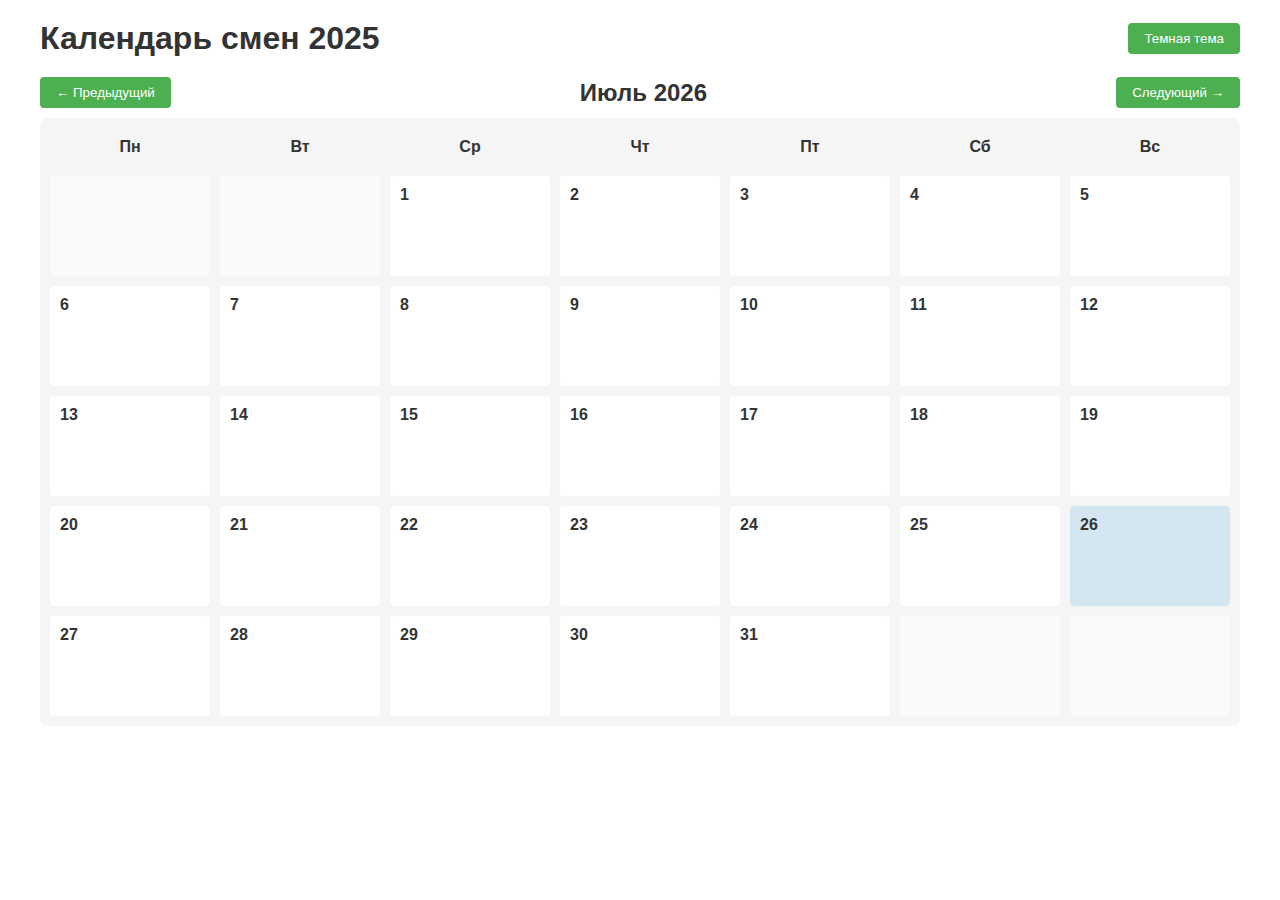
<file: callendar/index.html>
<!DOCTYPE html>
<html lang="ru">
<head>
    <meta charset="UTF-8">
    <meta name="viewport" content="width=device-width, initial-scale=1.0">
    <title>Календарь смен 2025</title>
    <style>
        :root {
            --bg-color: #ffffff;
            --text-color: #333333;
            --calendar-bg: #f5f5f5;
            --day-bg: #ffffff;
            --day-hover: #e0e0e0;
            --today-bg: #d4e6f1;
            --modal-bg: rgba(0, 0, 0, 0.5);
            --modal-content: #ffffff;
            --button-bg: #4CAF50;
            --button-hover: #45a049;
        }

        .dark-theme {
            --bg-color: #121212;
            --text-color: #e0e0e0;
            --calendar-bg: #1e1e1e;
            --day-bg: #2d2d2d;
            --day-hover: #3d3d3d;
            --today-bg: #2a4365;
            --modal-bg: rgba(0, 0, 0, 0.8);
            --modal-content: #2d2d2d;
            --button-bg: #2e7d32;
            --button-hover: #1b5e20;
        }

        body {
            font-family: Arial, sans-serif;
            background-color: var(--bg-color);
            color: var(--text-color);
            margin: 0;
            padding: 20px;
            transition: background-color 0.3s, color 0.3s;
        }

        .container {
            max-width: 1200px;
            margin: 0 auto;
        }

        .header {
            display: flex;
            justify-content: space-between;
            align-items: center;
            margin-bottom: 20px;
            flex-wrap: wrap;
        }

        h1 {
            margin: 0;
        }

        .theme-toggle {
            background-color: var(--button-bg);
            color: white;
            border: none;
            padding: 8px 16px;
            border-radius: 4px;
            cursor: pointer;
            transition: background-color 0.3s;
        }

        .theme-toggle:hover {
            background-color: var(--button-hover);
        }

        .month-navigation {
            display: flex;
            justify-content: space-between;
            align-items: center;
            margin-bottom: 10px;
        }

        .month-title {
            font-size: 1.5em;
            font-weight: bold;
        }

        .nav-button {
            background-color: var(--button-bg);
            color: white;
            border: none;
            padding: 8px 16px;
            border-radius: 4px;
            cursor: pointer;
            transition: background-color 0.3s;
        }

        .nav-button:hover {
            background-color: var(--button-hover);
        }

        .calendar {
            display: grid;
            grid-template-columns: repeat(7, 1fr);
            gap: 10px;
            background-color: var(--calendar-bg);
            padding: 10px;
            border-radius: 8px;
        }

        .day-header {
            text-align: center;
            font-weight: bold;
            padding: 10px;
        }

        .day {
            background-color: var(--day-bg);
            border-radius: 4px;
            padding: 10px;
            min-height: 80px;
            cursor: pointer;
            transition: background-color 0.3s;
        }

        .day:hover {
            background-color: var(--day-hover);
        }

        .day-number {
            font-weight: bold;
            margin-bottom: 5px;
        }

        .other-month {
            opacity: 0.5;
        }

        .today {
            background-color: var(--today-bg);
            font-weight: bold;
        }

        .modal {
            display: none;
            position: fixed;
            top: 0;
            left: 0;
            width: 100%;
            height: 100%;
            background-color: var(--modal-bg);
            z-index: 1000;
            justify-content: center;
            align-items: center;
        }

        .modal-content {
            background-color: var(--modal-content);
            padding: 20px;
            border-radius: 8px;
            width: 80%;
            max-width: 500px;
            max-height: 80vh;
            overflow-y: auto;
        }

        .modal-header {
            display: flex;
            justify-content: space-between;
            align-items: center;
            margin-bottom: 15px;
        }

        .modal-title {
            font-size: 1.2em;
            font-weight: bold;
        }

        .close-button {
            background: none;
            border: none;
            font-size: 1.5em;
            cursor: pointer;
            color: var(--text-color);
        }

        .employee-list {
            margin-bottom: 15px;
        }

        .employee-item {
            margin-bottom: 10px;
            padding: 8px;
            border-bottom: 1px solid #ccc;
        }

        .vacation-item {
            color: #888;
            font-style: italic;
        }

        @media (max-width: 768px) {
            .calendar {
                grid-template-columns: repeat(1, 1fr);
            }
            
            .day-header {
                display: none;
            }
            
            .day {
                min-height: auto;
            }
        }
    </style>
</head>
<body>
    <div class="container">
        <div class="header">
            <h1>Календарь смен 2025</h1>
            <button class="theme-toggle" id="themeToggle">Темная тема</button>
        </div>

        <div class="month-navigation">
            <button class="nav-button" id="prevMonth">← Предыдущий</button>
            <div class="month-title" id="monthTitle">Январь 2025</div>
            <button class="nav-button" id="nextMonth">Следующий →</button>
        </div>

        <div class="calendar" id="calendar">
            <!-- Календарь будет сгенерирован JavaScript -->
        </div>
    </div>

    <div class="modal" id="dayModal">
        <div class="modal-content">
            <div class="modal-header">
                <div class="modal-title" id="modalTitle">1 января 2025</div>
                <button class="close-button" id="closeModal">&times;</button>
            </div>
            <div class="employee-list" id="employeeList">
                <!-- Список сотрудников будет добавлен JavaScript -->
            </div>
        </div>
    </div>

    <script>
        // Данные сотрудников для каждой смены
        const shiftA = [
            { name: "Краснова Ольга", hours: "8-20" },
            { name: "Балашов Кирилл", hours: "15-03" },
            { name: "Архипова Екатерина", hours: "12-00" },
            { name: "Морозова Анастасия", hours: "10-22" }
        ];

        const shiftB = [
            { name: "Чехова Фарида", hours: "13-01" },
            { name: "Захарова Вика", hours: "8-20" },
            { name: "Емелена Елена", hours: "10-22" },
            { name: "Старикова Дарья", hours: "10-22" }
        ];

        // График 2-2-3
        const schedulePattern = ['A', 'A', 'B', 'B', 'B', 'A', 'A', 'B', 'B', 'A', 'A', 'A', 'B', 'B'];

        // Текущая дата
        const today = new Date();
        let currentMonth = today.getMonth();
        let currentYear = today.getFullYear();

        // Предустановленные отпуска для Стариковой Дарьи
        const starikovaVacations = [
            '2025-02-24', '2025-02-25', '2025-02-28',
            '2025-03-01', '2025-03-02',
            '2025-06-25', '2025-06-26', '2025-06-30',
            '2025-07-01', '2025-07-04', '2025-07-05', '2025-07-06',
            '2025-10-06', '2025-10-07', '2025-10-10', '2025-10-11', '2025-10-12'
        ];

        // DOM элементы
        const calendarEl = document.getElementById('calendar');
        const monthTitleEl = document.getElementById('monthTitle');
        const prevMonthBtn = document.getElementById('prevMonth');
        const nextMonthBtn = document.getElementById('nextMonth');
        const dayModal = document.getElementById('dayModal');
        const modalTitleEl = document.getElementById('modalTitle');
        const employeeListEl = document.getElementById('employeeList');
        const closeModalBtn = document.getElementById('closeModal');
        const themeToggleBtn = document.getElementById('themeToggle');

        // Тема
        let darkTheme = localStorage.getItem('darkTheme') === 'true';
        updateTheme();

        // Инициализация календаря
        function initCalendar() {
            renderCalendar(currentMonth, currentYear);
            
            // Переход к текущему месяцу
            if (currentYear === today.getFullYear() && currentMonth === today.getMonth()) {
                setTimeout(() => {
                    const todayElement = document.querySelector(`.day[data-date="${formatDate(today)}"]`);
                    if (todayElement) {
                        todayElement.scrollIntoView({ behavior: 'smooth', block: 'center' });
                    }
                }, 100);
            }
        }

        // Отрисовка календаря
        function renderCalendar(month, year) {
            // Очищаем календарь
            calendarEl.innerHTML = '';
            
            // Устанавливаем заголовок месяца
            const monthNames = ["Январь", "Февраль", "Март", "Апрель", "Май", "Июнь", 
                               "Июль", "Август", "Сентябрь", "Октябрь", "Ноябрь", "Декабрь"];
            monthTitleEl.textContent = `${monthNames[month]} ${year}`;
            
            // Добавляем заголовки дней недели
            const dayNames = ["Пн", "Вт", "Ср", "Чт", "Пт", "Сб", "Вс"];
            dayNames.forEach(day => {
                const dayHeader = document.createElement('div');
                dayHeader.className = 'day-header';
                dayHeader.textContent = day;
                calendarEl.appendChild(dayHeader);
            });
            
            // Получаем первый день месяца и количество дней в месяце
            const firstDay = new Date(year, month, 1);
            const daysInMonth = new Date(year, month + 1, 0).getDate();
            
            // Получаем день недели первого дня месяца (0 - воскресенье, 1 - понедельник и т.д.)
            let firstDayIndex = firstDay.getDay();
            // Преобразуем в наш формат (0 - понедельник, 6 - воскресенье)
            firstDayIndex = firstDayIndex === 0 ? 6 : firstDayIndex - 1;
            
            // Добавляем пустые ячейки для дней предыдущего месяца
            for (let i = 0; i < firstDayIndex; i++) {
                const emptyDay = document.createElement('div');
                emptyDay.className = 'day other-month';
                calendarEl.appendChild(emptyDay);
            }
            
            // Добавляем дни месяца
            for (let day = 1; day <= daysInMonth; day++) {
                const date = new Date(year, month, day);
                const dateStr = formatDate(date);
                const dayElement = document.createElement('div');
                dayElement.className = 'day';
                dayElement.setAttribute('data-date', dateStr);
                
                // Проверяем, является ли день сегодняшним
                if (date.toDateString() === today.toDateString()) {
                    dayElement.classList.add('today');
                }
                
                // Добавляем номер дня
                const dayNumber = document.createElement('div');
                dayNumber.className = 'day-number';
                dayNumber.textContent = day;
                dayElement.appendChild(dayNumber);
                
                // Добавляем обработчик клика
                dayElement.addEventListener('click', () => openDayModal(date));
                
                calendarEl.appendChild(dayElement);
            }
            
            // Добавляем пустые ячейки для дней следующего месяца, чтобы завершить сетку
            const totalCells = firstDayIndex + daysInMonth;
            const remainingCells = 7 - (totalCells % 7);
            if (remainingCells < 7) {
                for (let i = 0; i < remainingCells; i++) {
                    const emptyDay = document.createElement('div');
                    emptyDay.className = 'day other-month';
                    calendarEl.appendChild(emptyDay);
                }
            }
        }

        // Открытие модального окна дня
        function openDayModal(date) {
            const dateStr = formatDate(date);
            modalTitleEl.textContent = formatDateForDisplay(date);
            
            // Очищаем список сотрудников
            employeeListEl.innerHTML = '';
            
            // Получаем смену для этой даты
            const shift = getShiftForDate(date);
            const employees = shift === 'A' ? [...shiftA] : [...shiftB];
            
            // Если это день отпуска Стариковой Дарьи, изменяем ее запись
            const isStarikovaVacation = starikovaVacations.includes(dateStr);
            
            // Добавляем сотрудников в список
            employees.forEach(employee => {
                const employeeItem = document.createElement('div');
                
                if (employee.name === "Старикова Дарья" && isStarikovaVacation) {
                    employeeItem.className = 'employee-item vacation-item';
                    employeeItem.textContent = `${employee.name} (отпуск)`;
                } else {
                    employeeItem.className = 'employee-item';
                    employeeItem.textContent = `${employee.name} (${employee.hours})`;
                }
                
                employeeListEl.appendChild(employeeItem);
            });
            
            // Показываем модальное окно
            dayModal.style.display = 'flex';
        }

        // Получение смены для даты
        function getShiftForDate(date) {
            // Начальная дата для расчета смены (1 января 2025)
            const startDate = new Date(2025, 0, 1);
            const diffInDays = Math.floor((date - startDate) / (1000 * 60 * 60 * 24));
            
            // Рассчитываем индекс в шаблоне смены
            const patternIndex = diffInDays % schedulePattern.length;
            
            // Возвращаем смену (A или B)
            return schedulePattern[patternIndex >= 0 ? patternIndex : schedulePattern.length + patternIndex];
        }

        // Форматирование даты для атрибута data-date
        function formatDate(date) {
            const year = date.getFullYear();
            const month = String(date.getMonth() + 1).padStart(2, '0');
            const day = String(date.getDate()).padStart(2, '0');
            return `${year}-${month}-${day}`;
        }

        // Форматирование даты для отображения
        function formatDateForDisplay(date) {
            const options = { day: 'numeric', month: 'long', year: 'numeric', weekday: 'long' };
            return date.toLocaleDateString('ru-RU', options);
        }

        // Переключение темы
        function updateTheme() {
            if (darkTheme) {
                document.body.classList.add('dark-theme');
                themeToggleBtn.textContent = 'Светлая тема';
            } else {
                document.body.classList.remove('dark-theme');
                themeToggleBtn.textContent = 'Темная тема';
            }
            localStorage.setItem('darkTheme', darkTheme);
        }

        // Обработчики событий
        prevMonthBtn.addEventListener('click', () => {
            currentMonth--;
            if (currentMonth < 0) {
                currentMonth = 11;
                currentYear--;
            }
            renderCalendar(currentMonth, currentYear);
        });

        nextMonthBtn.addEventListener('click', () => {
            currentMonth++;
            if (currentMonth > 11) {
                currentMonth = 0;
                currentYear++;
            }
            renderCalendar(currentMonth, currentYear);
        });

        closeModalBtn.addEventListener('click', () => {
            dayModal.style.display = 'none';
        });

        dayModal.addEventListener('click', (e) => {
            if (e.target === dayModal) {
                dayModal.style.display = 'none';
            }
        });

        themeToggleBtn.addEventListener('click', () => {
            darkTheme = !darkTheme;
            updateTheme();
        });

        // Инициализация
        initCalendar();
    </script>
</body>
</html>
</file>
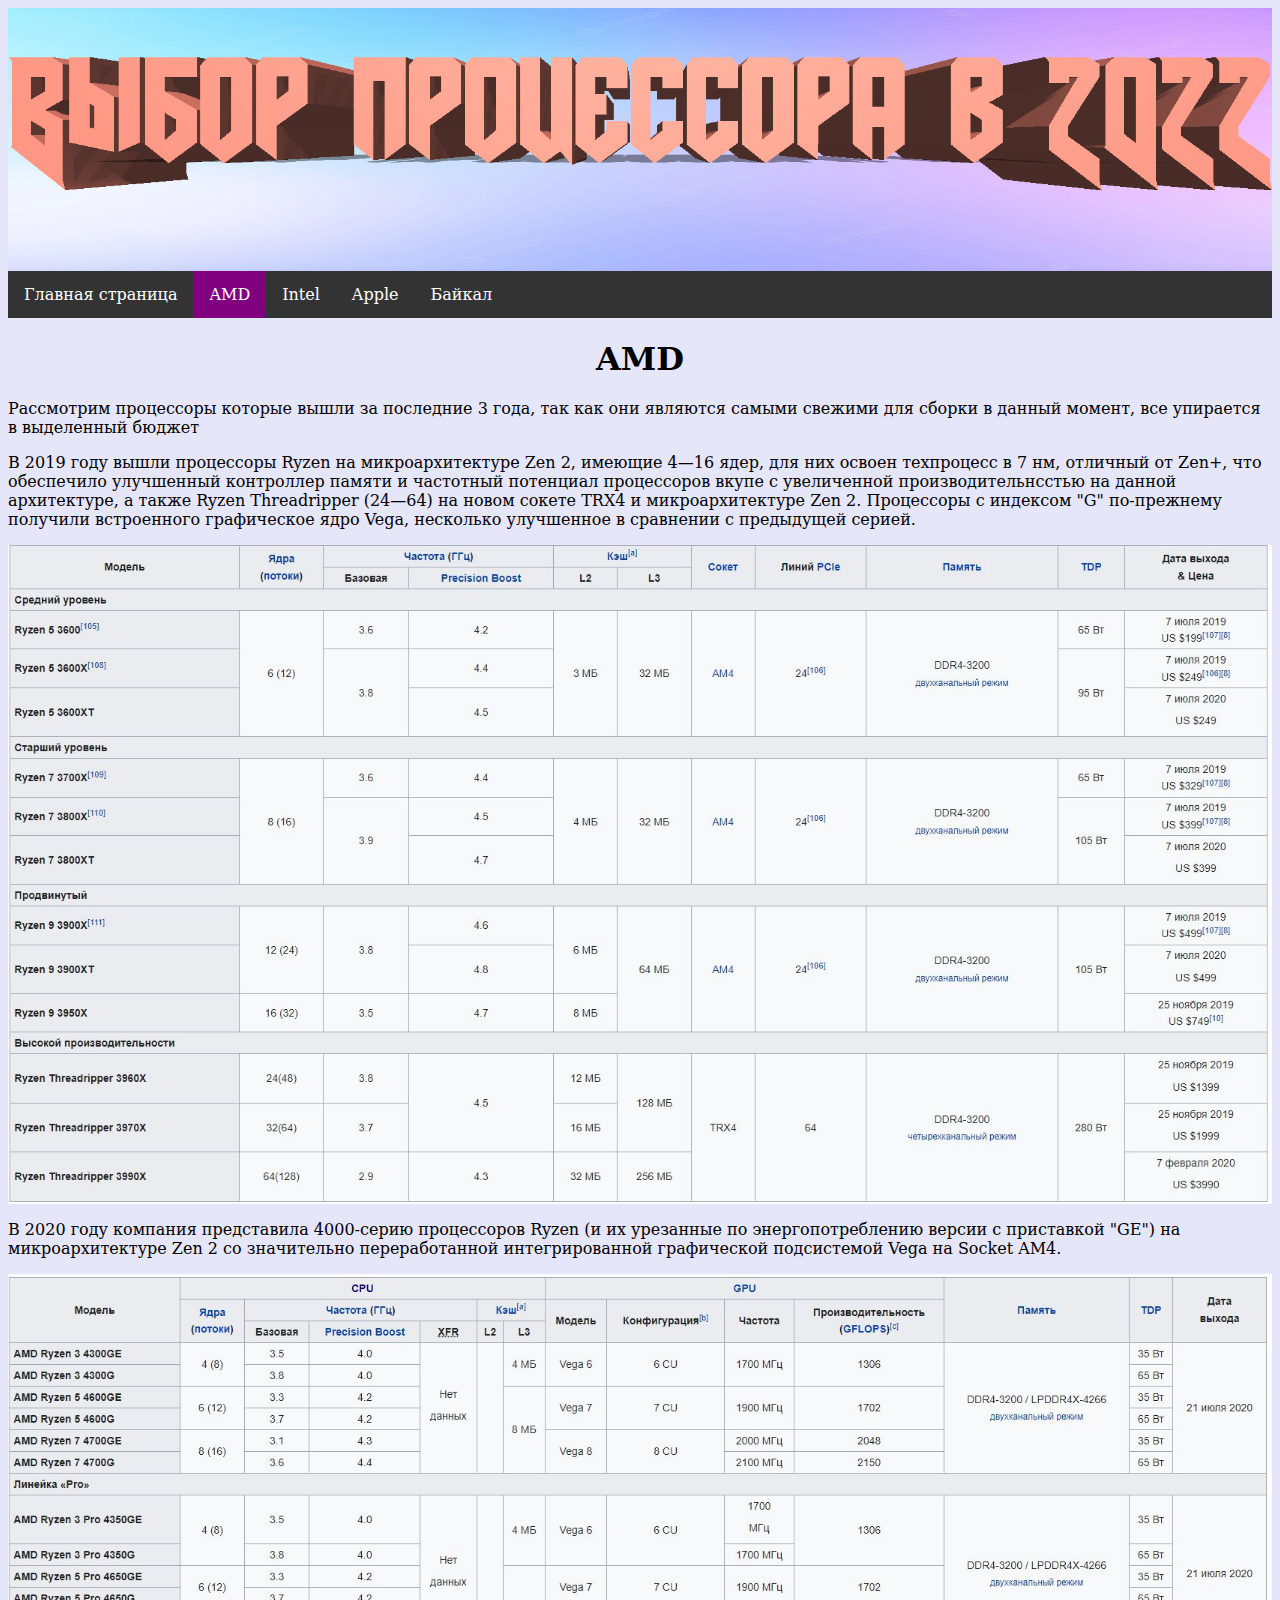
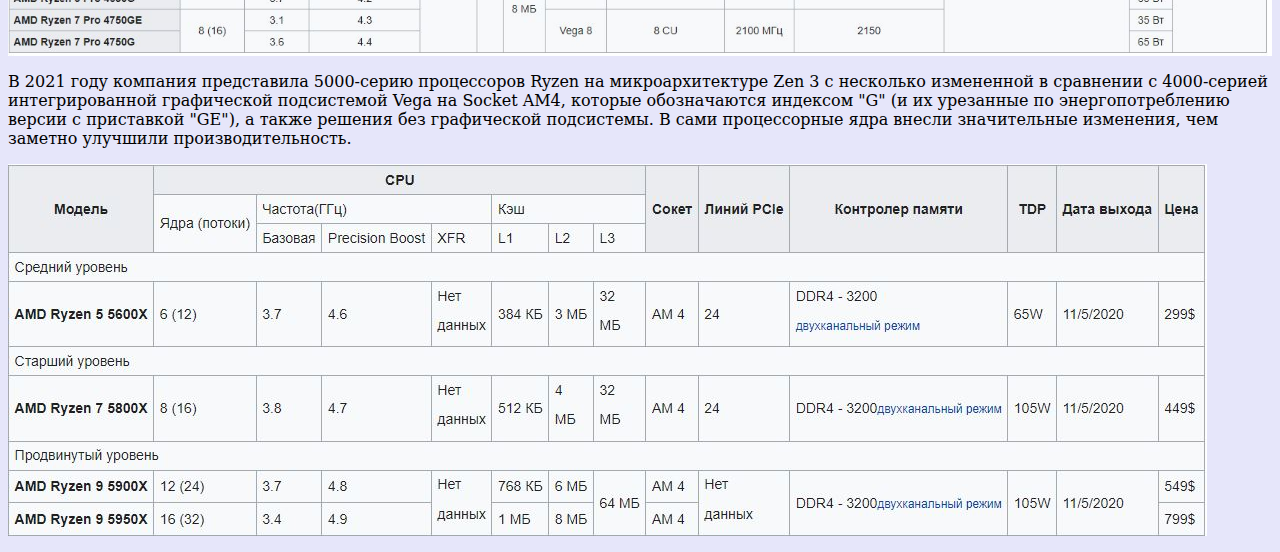
<file: amd.html>
<html>
    <head>
        <meta name="viewport" content="width=device-width, initial-scale=1">
        <link rel="preconnect" href="https://fonts.googleapis.com">
        <link rel="preconnect" href="https://fonts.gstatic.com" crossorigin>
        <link href="https://fonts.googleapis.com/css2?family=Roboto+Mono&display=swap" rel="stylesheet">
        <link href="https://fonts.googleapis.com/css2?family=Press+Start+2P&display=swap" rel="stylesheet">
        <link href="style/style.css" rel="stylesheet">
        <title>AMD</title>
    </head>
    <body>
        <a href="index.html"><img src="img/01.jpg" class="responsive" width="1920"  height="400px"></a>
        <header class="header">
        <ul>
            <li><a href="index.html">Главная страница</a></li>
            <li><a class="active" href="amd.html">AMD</a></li>
            <li><a href="intel.html">Intel</a></li>
            <li><a href="builds.html">Apple</a></li>
            <li><a href="contacts.html">Байкал</a></li>
        </ul>
        <h1 align="center">AMD</h1>
        <p>Рассмотрим процессоры которые вышли за последние 3 года, так как они являются самыми свежими для сборки в данный момент, все упирается в выделенный бюджет</p>
        <p>В 2019 году вышли процессоры Ryzen на микроархитектуре Zen 2, имеющие 4—16 ядер, для них освоен техпроцесс в 7 нм, отличный от Zen+, что обеспечило улучшенный контроллер памяти и частотный потенциал процессоров вкупе с увеличенной производительнсстью на данной архитектуре, а также Ryzen Threadripper (24—64) на новом сокете TRX4 и микроархитектуре Zen 2. Процессоры с индексом "G" по-прежнему получили встроенного графическое ядро Vega, несколько улучшенное в сравнении с предыдущей серией.</p>
        <p> <img src="img/03.JPG" class="responsive"> </p>
        <p>В 2020 году компания представила 4000-серию процессоров Ryzen (и их урезанные по энергопотреблению версии с приставкой "GE") на микроархитектуре Zen 2 со значительно переработанной интегрированной графической подсистемой Vega на Socket AM4.</p>
        <p> <img src="img/04.JPG" class="responsive"> </p>
        <p>В 2021 году компания представила 5000-серию процессоров Ryzen на микроархитектуре Zen 3 с несколько измененной в сравнении с 4000-серией интегрированной графической подсистемой Vega на Socket AM4, которые обозначаются индексом "G" (и их урезанные по энергопотреблению версии с приставкой "GE"), а также решения без графической подсистемы. В сами процессорные ядра внесли значительные изменения, чем заметно улучшили производительность.</p>
        <p> <img src="img/05.JPG" class="responsive"> </p>
    <body>
</html>
</file>
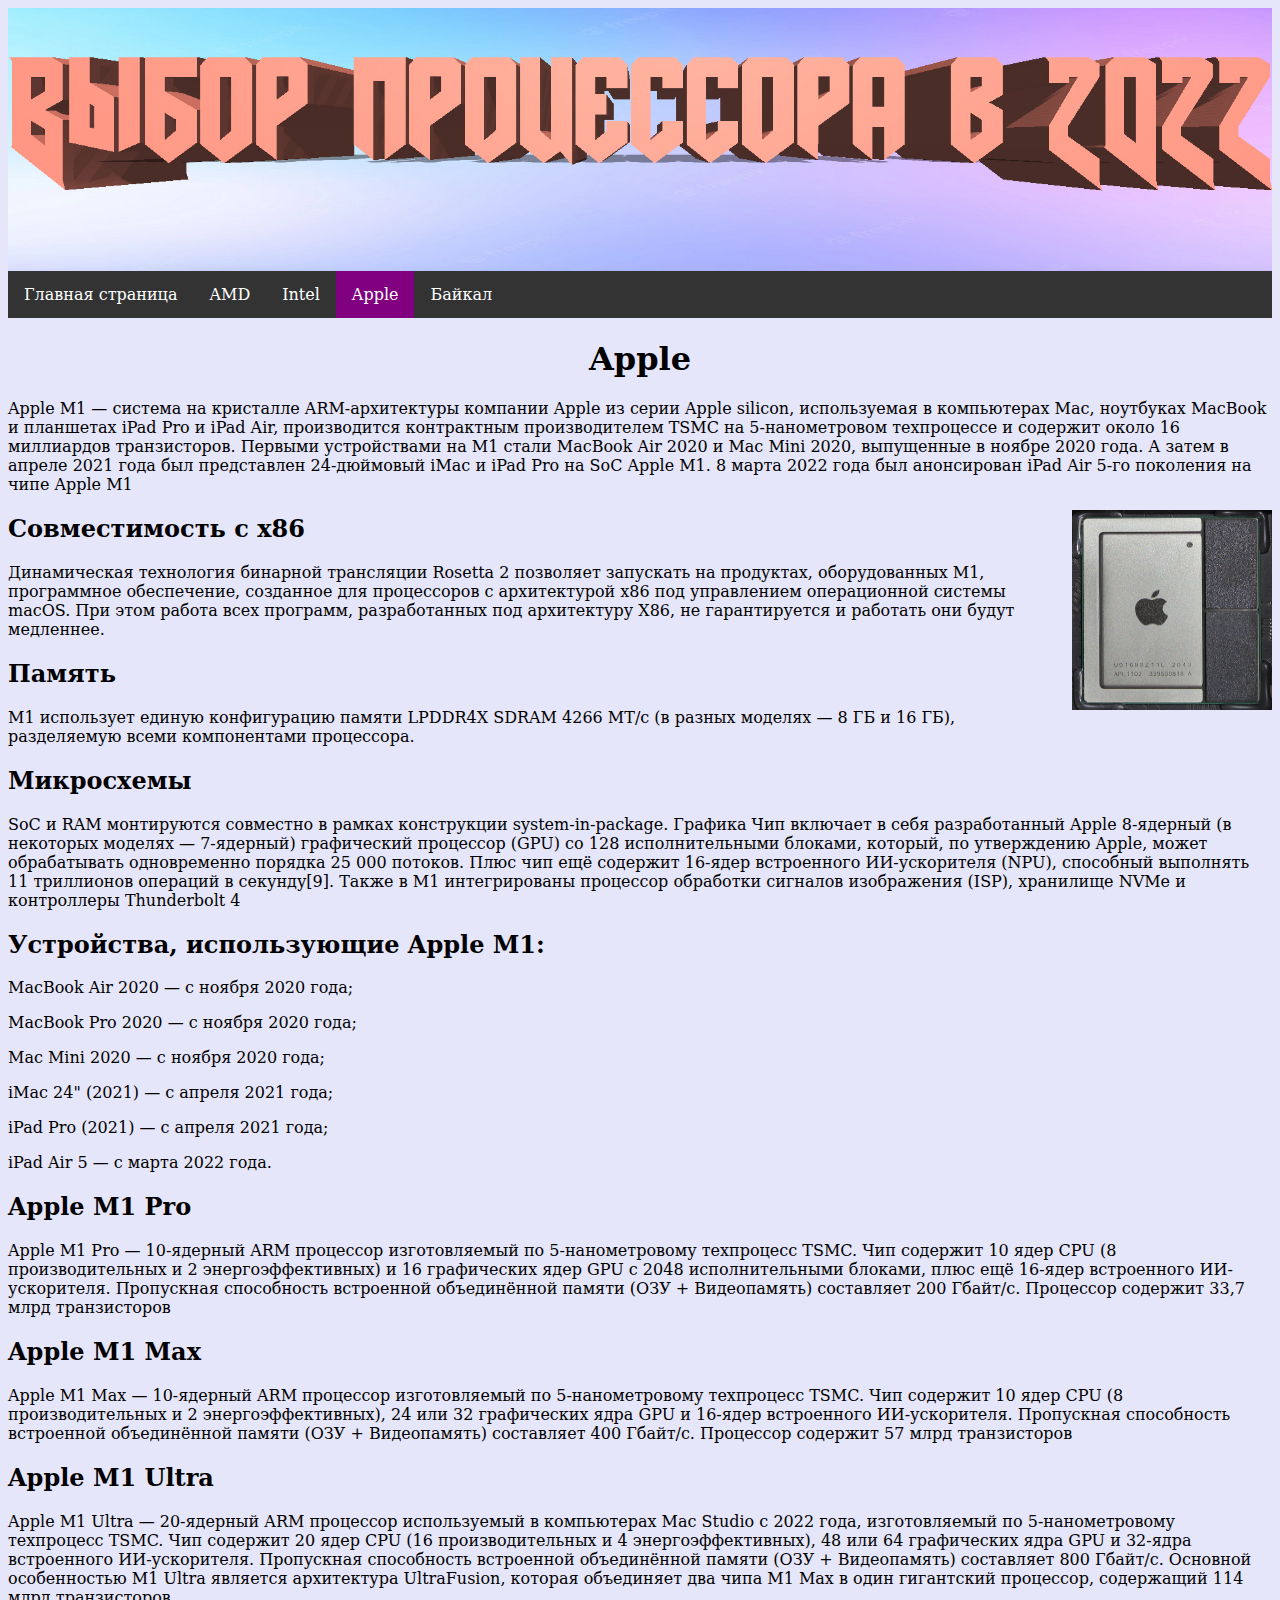
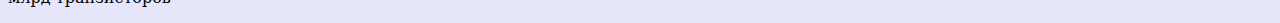
<file: builds.html>
<html>
    <head>
        <meta name="viewport" content="width=device-width, initial-scale=1">
        <link rel="preconnect" href="https://fonts.googleapis.com">
        <link rel="preconnect" href="https://fonts.gstatic.com" crossorigin>
        <link href="https://fonts.googleapis.com/css2?family=Roboto+Mono&display=swap" rel="stylesheet">
        <link href="https://fonts.googleapis.com/css2?family=Press+Start+2P&display=swap" rel="stylesheet">
        <link href="style/style.css" rel="stylesheet">
        <title>apple</title>
    </head>
    <body>
        <img src="img/1.jpg" class="responsive" width="1920"  height="400" >
        <header class="header">
        <ul>
            <li><a href="index.html">Главная страница</a></li>
            <li><a href="amd.html">AMD</a></li>
            <li><a href="intel.html">Intel</a></li>
            <li><a class="active" href="builds.html">Apple</a></li>
            <li><a href="contacts.html">Байкал</a></li>
        </ul>
        <h1 align="center">Apple</h1>
        <p>Apple M1 — система на кристалле ARM-архитектуры компании Apple из серии Apple silicon, используемая в компьютерах Mac, ноутбуках MacBook и планшетах iPad Pro и iPad Air, производится контрактным производителем TSMC на 5-нанометровом техпроцессе и содержит около 16 миллиардов транзисторов. Первыми устройствами на M1 стали MacBook Air 2020 и Mac Mini 2020, выпущенные в ноябре 2020 года. А затем в апреле 2021 года был представлен 24-дюймовый iMac и iPad Pro на SoC Apple M1. 8 марта 2022 года был анонсирован iPad Air 5-го поколения на чипе Apple M1</p>
        <p> <img src="img/06.JPG" width="200px" height="200px" align="right"></p>
        <h2>Совместимость с x86</h2> 
        <p>Динамическая технология бинарной трансляции Rosetta 2 позволяет запускать на продуктах, оборудованных М1, программное обеспечение, созданное для процессоров с архитектурой x86 под управлением операционной системы macOS. При этом работа всех программ, разработанных под архитектуру Х86, не гарантируется и работать они будут медленнее. 
        <h2>Память</h2>
        <p>M1 использует единую конфигурацию памяти LPDDR4X SDRAM 4266 МТ/с (в разных моделях — 8 ГБ и 16 ГБ), разделяемую всеми компонентами процессора.</p>
        <h2>Микросхемы</h2>
        <p>SoC и RAM монтируются совместно в рамках конструкции system-in-package. Графика Чип включает в себя разработанный Apple 8-ядерный (в некоторых моделях — 7-ядерный) графический процессор (GPU) со 128 исполнительными блоками, который, по утверждению Apple, может обрабатывать одновременно порядка 25 000 потоков. Плюс чип ещё содержит 16-ядер встроенного ИИ-ускорителя (NPU), способный выполнять 11 триллионов операций в секунду[9]. Также в M1 интегрированы процессор обработки сигналов изображения (ISP), хранилище NVMe и контроллеры Thunderbolt 4</p>
        <h2>Устройства, использующие Apple M1:</h2> 
        <p>MacBook Air 2020 — с ноября 2020 года;</p> 
        <p>MacBook Pro 2020 — с ноября 2020 года;</p> 
        <p>Mac Mini 2020 — с ноября 2020 года;</p>
        <p>iMac 24" (2021) — с апреля 2021 года;</p> 
        <p>iPad Pro (2021) — с апреля 2021 года;</p>
        <p>iPad Air 5 — с марта 2022 года.</p>
        <h2>Apple M1 Pro</h2>
        <p>Apple M1 Pro — 10-ядерный ARM процессор изготовляемый по 5-нанометровому техпроцесс TSMC. Чип содержит 10 ядер CPU (8 производительных и 2 энергоэффективных) и 16 графических ядер GPU с 2048 исполнительными блоками, плюс ещё 16-ядер встроенного ИИ-ускорителя. Пропускная способность встроенной объединённой памяти (ОЗУ + Видеопамять) составляет 200 Гбайт/с. Процессор содержит 33,7 млрд транзисторов</p>
        <h2>Apple M1 Max</h2>
        <p>Apple M1 Max — 10-ядерный ARM процессор изготовляемый по 5-нанометровому техпроцесс TSMC. Чип содержит 10 ядер CPU (8 производительных и 2 энергоэффективных), 24 или 32 графических ядра GPU и 16-ядер встроенного ИИ-ускорителя. Пропускная способность встроенной объединённой памяти (ОЗУ + Видеопамять) составляет 400 Гбайт/с. Процессор содержит 57 млрд транзисторов</p>
        <h2>Apple M1 Ultra</h2>
        <p>Apple M1 Ultra — 20-ядерный ARM процессор используемый в компьютерах Mac Studio с 2022 года, изготовляемый по 5-нанометровому техпроцесс TSMC. Чип содержит 20 ядер CPU (16 производительных и 4 энергоэффективных), 48 или 64 графических ядра GPU и 32-ядра встроенного ИИ-ускорителя. Пропускная способность встроенной объединённой памяти (ОЗУ + Видеопамять) составляет 800 Гбайт/с. Основной особенностью M1 Ultra является архитектура UltraFusion, которая объединяет два чипа M1 Max в один гигантский процессор, содержащий 114 млрд транзисторов</p>

    </body>
</html>
</file>
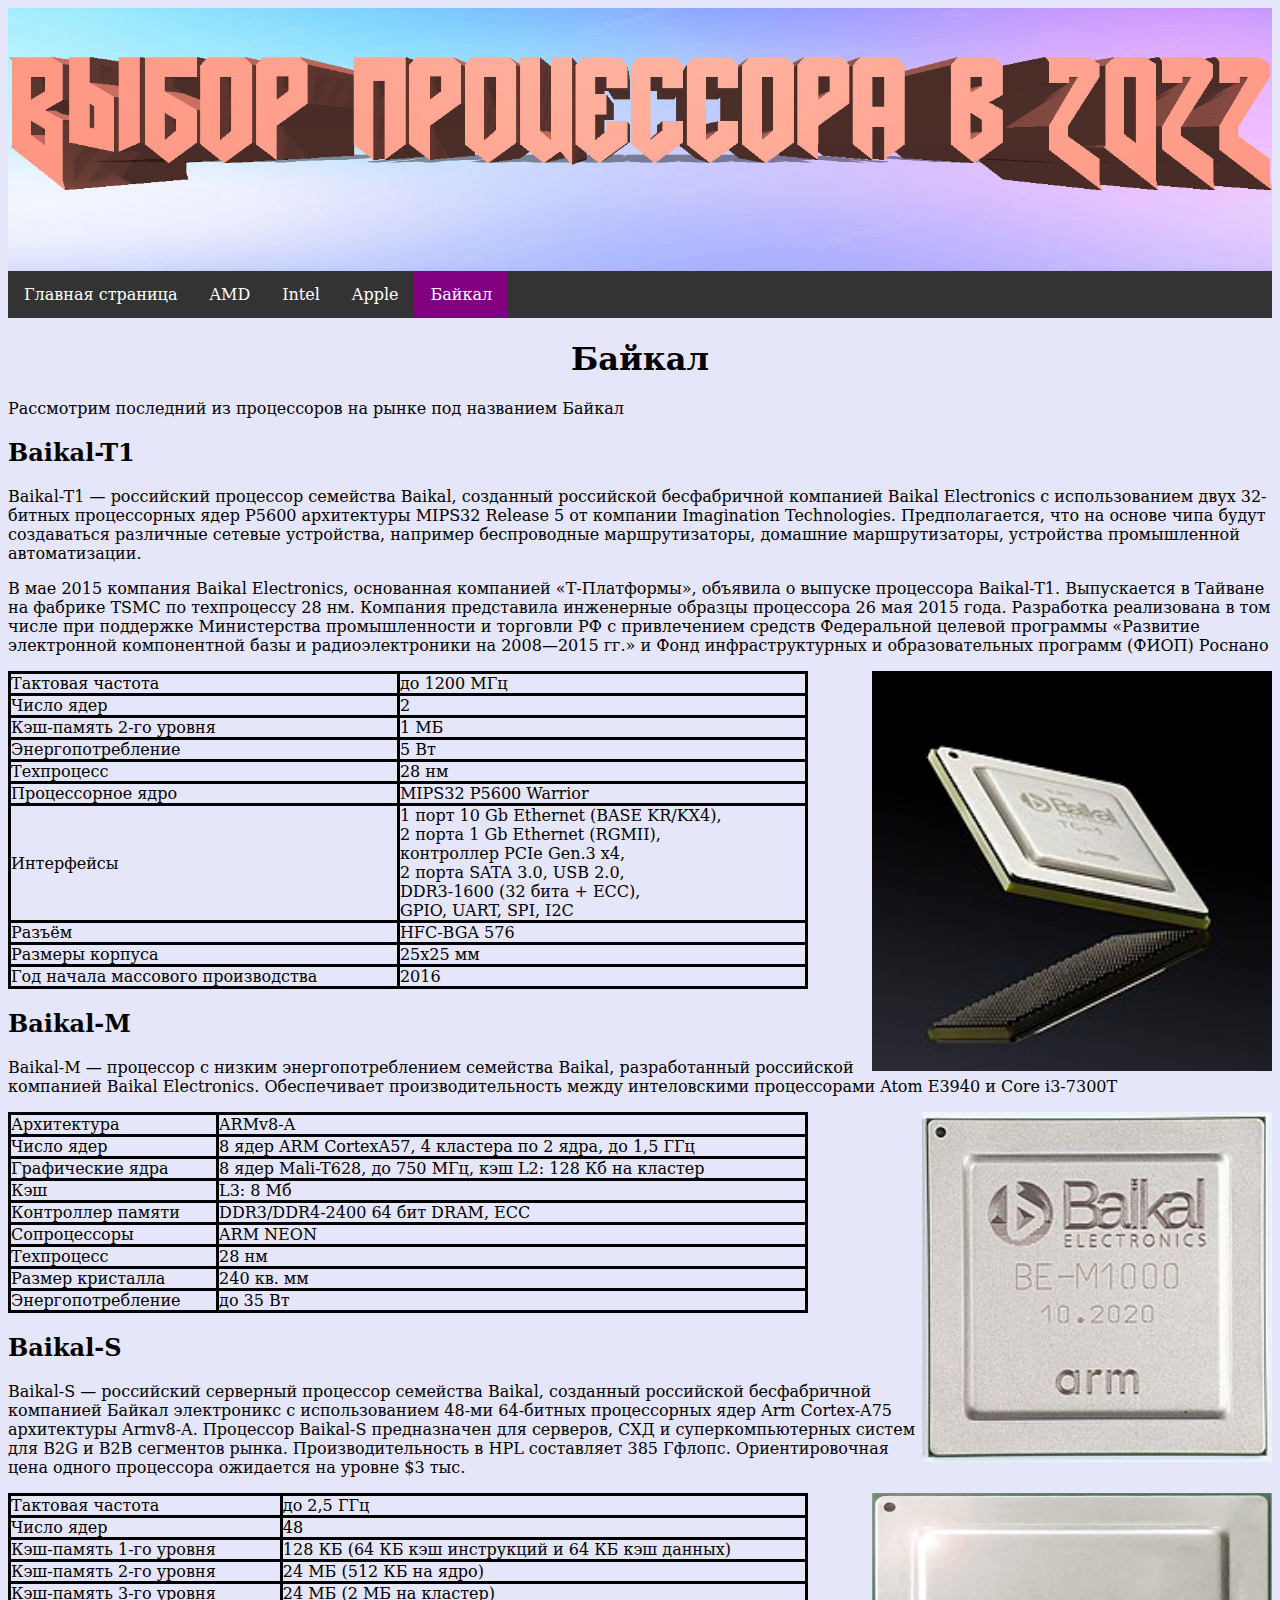
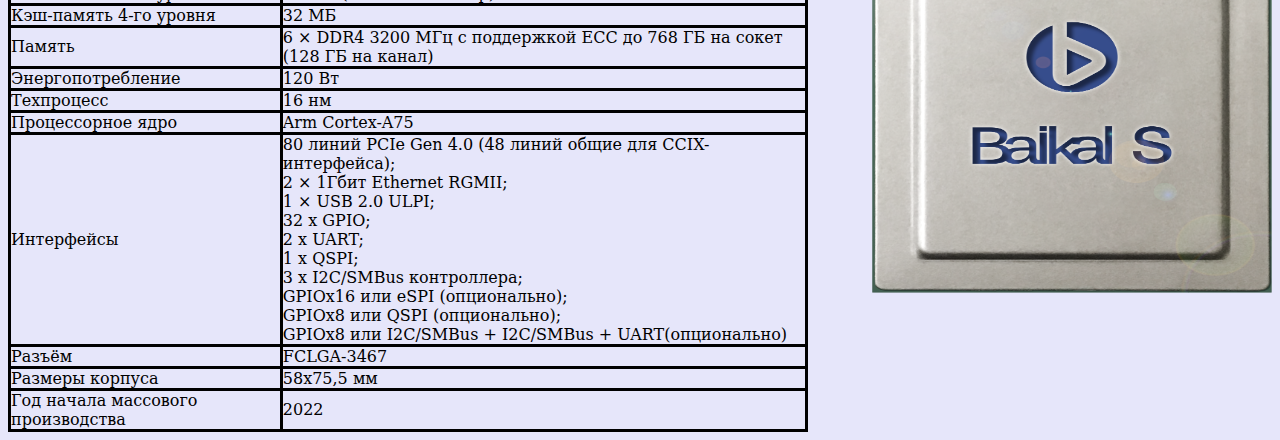
<file: contacts.html>
<html>
    <head>
        <meta name="viewport" content="width=device-width, initial-scale=1">
        <link rel="preconnect" href="https://fonts.googleapis.com">
        <link rel="preconnect" href="https://fonts.gstatic.com" crossorigin>
        <link href="https://fonts.googleapis.com/css2?family=Roboto+Mono&display=swap" rel="stylesheet">
        <link href="https://fonts.googleapis.com/css2?family=Press+Start+2P&display=swap" rel="stylesheet">
        <link href="style/style.css" rel="stylesheet">
        <title>Контакты</title>
    </head>
    <body>
        <a href="index.html"><img src="img/01.jpg" class="responsive" width="1920"  height="400px"></a>
        <header class="header">
        <ul>
            <li><a href="index.html">Главная страница</a></li>
            <li><a href="amd.html">AMD</a></li>
            <li><a href="intel.html">Intel</a></li>
            <li><a href="builds.html">Apple</a></li>
            <li><a class="active" href="contacts.html">Байкал</a></li>
        </ul>
        <h1 align="center">Байкал</h1>
        <p>Рассмотрим последний из процессоров на рынке под названием Байкал</p>
        <h2>Baikal-T1</h2>
        <p>Baikal-T1 — российский процессор семейства Baikal, созданный российской бесфабричной компанией Baikal Electronics с использованием двух 32-битных процессорных ядер P5600 архитектуры MIPS32 Release 5 от компании Imagination Technologies. Предполагается, что на основе чипа будут создаваться различные сетевые устройства, например беспроводные маршрутизаторы, домашние маршрутизаторы, устройства промышленной автоматизации.</p>
        <p>В мае 2015 компания Baikal Electronics, основанная компанией «Т-Платформы», объявила о выпуске процессора Baikal-T1. Выпускается в Тайване на фабрике TSMC по техпроцессу 28 нм. Компания представила инженерные образцы процессора 26 мая 2015 года. Разработка реализована в том числе при поддержке Министерства промышленности и торговли РФ с привлечением средств Федеральной целевой программы «Развитие электронной компонентной базы и радиоэлектроники на 2008—2015 гг.» и Фонд инфраструктурных и образовательных программ (ФИОП) Роснано</p>
        <img src="img/07.jpg" width="400px" height="400px" align="right">
        <style type="text/css">
   TABLE {
    width: 800px; 
    border-collapse: collapse; 
   }
   TD, TH {
    padding: 0px; 
    border: 3px solid black;
   }
  </style>
        <table style="color: black;"style=" border: 10px solid black;"><tbody><tr>
            <td>Тактовая частота
            </td>
            <td>до 1200 МГц
            </td></tr>
            <tr>
            <td>Число ядер
            </td>
            <td>2
            </td></tr>
            <tr>
            <td>Кэш-память 2-го уровня
            </td>
            <td>1 МБ
            </td></tr>
            <tr>
            <td>Энергопотребление
            </td>
            <td>5 Вт
            </td></tr>
            <tr>
            <td>Техпроцесс
            </td>
            <td>28 нм
            </td></tr>
            <tr>
            <td>Процессорное ядро
            </td>
            <td>MIPS32 P5600 Warrior
            </td></tr>
            <tr>
            <td>Интерфейсы
            </td>
            <td>1 порт 10 Gb Ethernet (BASE KR/KX4), <br />2 порта 1 Gb Ethernet (RGMII),<br /> контроллер PCIe Gen.3 x4, <br />2 порта SATA 3.0, USB 2.0, <br />DDR3-1600 (32 бита + ECC),<br /> GPIO, UART, SPI, I2C
            </td></tr>
            <tr>
            <td>Разъём
            </td>
            <td>HFC-BGA 576
            </td></tr>
            <tr>
            <td>Размеры корпуса
            </td>
            <td>25x25 мм
            </td></tr>
            <tr>
            <td>Год начала массового производства
            </td>
            <td>2016
        </td></tr></tbody></table>
        <h2>Baikal-M</h2>
        <p>Baikal-M — процессор с низким энергопотреблением семейства Baikal, разработанный российской компанией Baikal Electronics. Обеспечивает производительность между интеловскими процессорами Atom E3940 и Core i3-7300Т </p>
                <img src="img/08.jpg" width="350px" height="350px" align="right">
        <table style="color: black;";>
            <tbody><tr>
            <td>Архитектура
            </td>
            <td>ARMv8-A
            </td></tr>
            <tr>
            <td>Число ядер
            </td>
            <td>8 ядер ARM CortexA57, 4 кластера по 2 ядра, до 1,5 ГГц
            </td></tr>
            <tr>
            <td>Графические ядра
            </td>
            <td>8 ядер Mali-T628, до 750 МГц, кэш L2: 128 Кб на кластер
            </td></tr>
            <tr>
            <td>Кэш
            </td>
            <td>L3: 8 Мб
            </td></tr>
            <tr>
            <td>Контроллер памяти
            </td>
            <td>DDR3/DDR4-2400 64 бит DRAM, ECC
            </td></tr>
            <tr>
            <td>Сопроцессоры
            </td>
            <td>ARM NEON
            </td></tr>
            <tr>
            <td>Техпроцесс
            </td>
            <td>28 нм
            </td></tr>
            <tr>
            <td>Размер кристалла
            </td>
            <td>240 кв. мм
            </td></tr>
            <tr>
            <td>Энергопотребление
            </td>
            <td>до 35 Вт
            </td></tr>
            </tbody>
        </table>
        <h2>Baikal-S</h2>
        <p>Baikal-S — российский серверный процессор семейства Baikal, созданный российской бесфабричной компанией Байкал электроникс с использованием 48-ми 64-битных процессорных ядер Arm Cortex-A75 архитектуры Armv8-A. Процессор Baikal-S предназначен для серверов, СХД и суперкомпьютерных систем для B2G и B2B сегментов рынка. Производительность в HPL составляет 385 Гфлопс. Ориентировочная цена одного процессора ожидается на уровне $3 тыс.</p>
                <img src="img/09.jpg" width="400px" height="400px" align="right">
        <table style="color: black;";><tbody><tr>
            <td>Тактовая частота
            </td>
            <td>до 2,5 ГГц
            </td></tr>
            <tr>
            <td>Число ядер
            </td>
            <td>48
            </td></tr>
            <tr>
            <td>Кэш-память 1-го уровня
            </td>
            <td>128 КБ (64 КБ кэш инструкций и 64 КБ кэш данных)
            </td></tr>
            <tr>
            <td>Кэш-память 2-го уровня
            </td>
            <td>24 МБ (512 КБ на ядро)
            </td></tr>
            <tr>
            <td>Кэш-память 3-го уровня
            </td>
            <td>24 МБ (2 МБ на кластер)
            </td></tr>
            <tr>
            <td>Кэш-память 4-го уровня
            </td>
            <td>32 МБ
            </td></tr>
            <tr>
            <td>Память
            </td>
            <td>6 × DDR4 3200 МГц с поддержкой ECC до 768 ГБ на сокет (128 ГБ на канал)
            </td></tr>
            <tr>
            <td>Энергопотребление
            </td>
            <td>120 Вт
            </td></tr>
            <tr>
            <td>Техпроцесс
            </td>
            <td>16 нм
            </td></tr>
            <tr>
            <td>Процессорное ядро
            </td>
            <td>Arm Cortex-A75
            </td></tr>
            <tr>
            <td>Интерфейсы
            </td>
            <td>
            <p>80 линий PCIe Gen 4.0 (48 линий общие для CCIX-интерфейса); 
            <br />2 × 1Гбит Ethernet RGMII; 
            <br />1 × USB 2.0 ULPI; 
            <br />32 х GPIO; 
            <br />2 х UART;
            <br />1 х QSPI;
            <br />3 х I2C/SMBus контроллера;
            <br />GPIOx16 или eSPI (опционально);
            <br />GPIOx8 или QSPI (опционально); 
            <br />GPIOx8 или I2C/SMBus + I2C/SMBus + UART(опционально)
            </p>
            </td></tr>
            <tr>
            <td>Разъём
            </td>
            <td>FCLGA-3467
            </td></tr>
            <tr>
            <td>Размеры корпуса
            </td>
            <td>58x75,5 мм
            </td></tr>
            <tr>
            <td>Год начала массового производства
            </td>
            <td>2022
            </td></tr></tbody></table>
    <body>
</html>
</file>
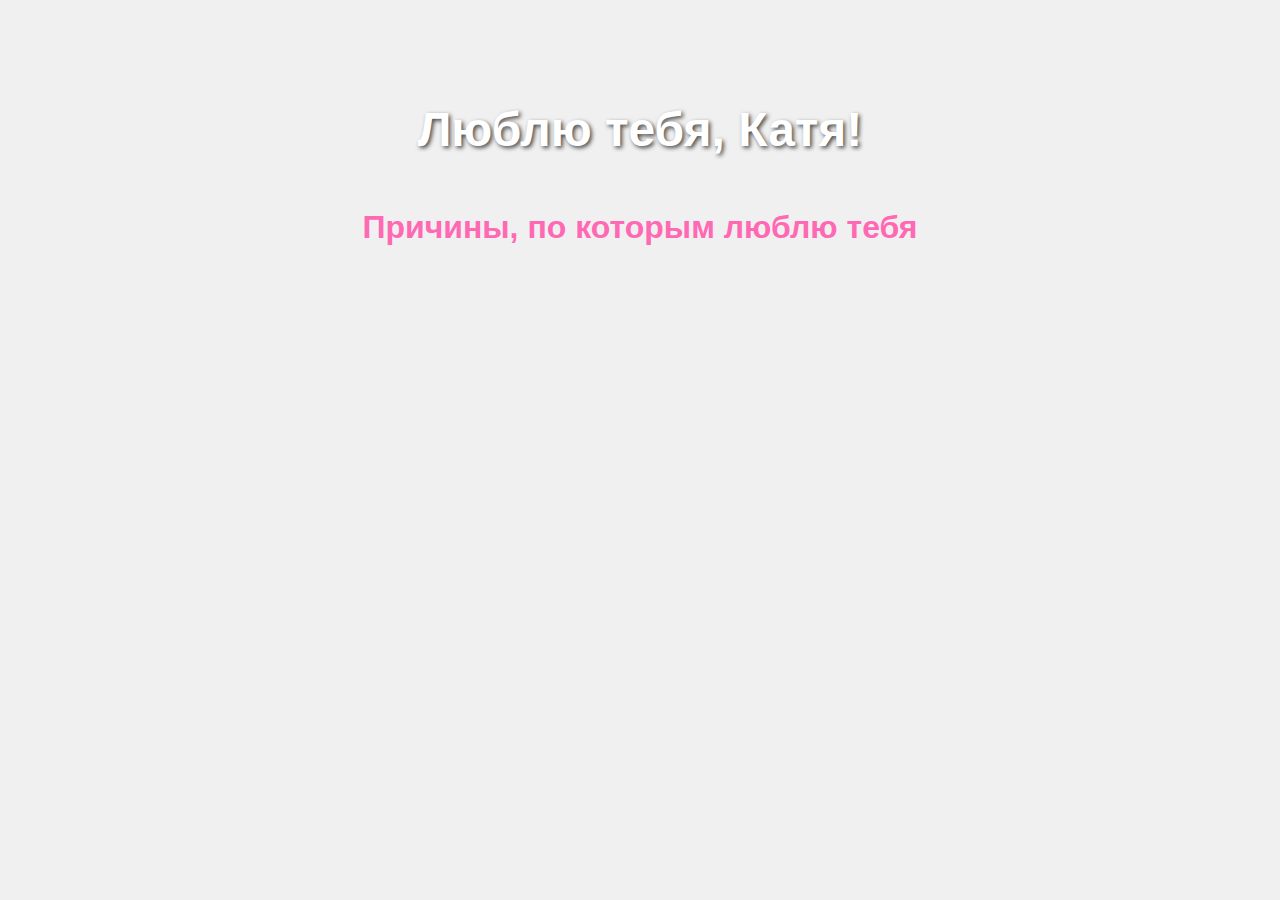
<file: iloveyou.html>
<!DOCTYPE html>
<html lang="ru">
<head>
    <meta charset="UTF-8">
    <meta name="viewport" content="width=device-width, initial-scale=1.0">
    <title>Открытка для Кати</title>
    <style>
        body {
            margin: 0;
            font-family: Arial, sans-serif;
            background-color: #f0f0f0;
            color: white;
        }

        .container {
            text-align: center;
            padding: 50px;
        }

        .header {
            font-size: 3em;
            text-shadow: 2px 2px 4px rgba(0, 0, 0, 0.7);
            background-image: url('https://img.freepik.com/free-vector/heart-background-desktop-wallpaper-cute-vector_53876-144637.jpg');
            background-size: cover;
            padding: 20px;
        }

        .reasons {
            margin-top: 20px;
        }

        .toggle-button {
            cursor: pointer;
            font-size: 2em;
            color: #ff69b4;
            transition: transform 0.3s ease;
        }

        .toggle-button:hover {
            transform: scale(1.1);
        }

        .compliments {
            list-style-type: none;
            padding: 0;
            margin-top: 20px;
            color: red;
            display: none;
            padding: 20px;
            border-radius: 10px;
            background-color: #f5f5dc;
            transition: background-color 0.3s ease;
        }

        .compliments.visible {
            display: block;
        }

        .compliments li {
            font-size: 18pt;
            text-decoration: underline;
            margin-bottom: 10px;
            opacity: 0;
            transition: opacity 0.5s ease, transform 0.3s ease;
        }

        .compliments li:hover {
            transform: scale(1.05);
        }
    </style>
</head>
<body>
    <div class="container">
        <h1 class="header">Люблю тебя, Катя!</h1>
        <div class="reasons">
            <h2 class="toggle-button">Причины, по которым люблю тебя</h2>
            <ul class="compliments" id="complimentsList">
                <li>❤️ Ты - моя радость и вдохновение.</li>
                <li>❤️ Твоя улыбка освещает мой день.</li>
                <li>❤️ Ты - самый красивый человек на свете.</li>
                <li>❤️ Ты делаешь мир лучше своим присутствием.</li>
                <li>❤️ Твои глаза сверкают как звезды на небе.</li>
                <li>❤️ С тобой всегда весело и интересно.</li>
                <li>❤️ Ты умеешь поддержать в трудную минуту.</li>
                <li>❤️ Твоя доброта и забота вдохновляют меня.</li>
                <li>❤️ Ты - моя муза и источник счастья.</li>
                <li>❤️ Я обожаю твой смех — он как музыка.</li>
                <li>❤️ Ты - невероятно умная и талантливая личность.</li>
                <li>❤️ С тобой я чувствую себя по-настоящему счастливым.</li>
                <li>❤️ Ты - моя поддержка и опора в жизни.</li>
                <li>❤️ Ты всегда знаешь, что сказать, чтобы поддержать меня.</li>
                <li>❤️ Ты - мой лучший друг и спутник жизни.</li>
                <li>❤️ Твоя энергия заряжает позитивом всех вокруг.</li>
                <li>❤️ Ты умеешь находить радость в мелочах жизни.</li>
                <li>❤️ Я ценю твою честность и открытость.</li>
                <li>❤️ Ты - невероятно красивая как внутри, так и снаружи.</li>
                <li>❤️ С тобой я могу быть самим собой без страха осуждения.</li>
                <li>❤️ Ты - моя радость и счастье на каждый день!</li>
                <li>❤️ Ты делаешь меня лучше каждый день.</li>
                <li>❤️ Твоя доброта не знает границ.</li>
                <li>❤️ Ты - свет в моем сердце.</li>
                <li>❤️ Я обожаю проводить время с тобой.</li>
                <li>❤️ Твои мечты вдохновляют меня на новые свершения.</li>
                <li>❤️ Ты - самый удивительный человек, которого я знаю.</li>
            </ul>
        </div>
    </div>

    <script>
        document.addEventListener('DOMContentLoaded', function() {
            const toggleButton = document.querySelector('.toggle-button');
            const complimentsList = document.getElementById('complimentsList');
            const complimentsItems = complimentsList.children;

            toggleButton.addEventListener('click', function() {
                complimentsList.classList.toggle('visible');

                if (complimentsList.classList.contains('visible')) {
                    for (let i = 0; i < complimentsItems.length; i++) {
                        setTimeout(() => {
                            complimentsItems[i].style.opacity = '1';
                        }, i * 500);
                    }
                } else {
                    for (let item of complimentsItems) {
                        item.style.opacity = '0';
                    }
                }
            });
        });
    </script>
</body>
</html>
</file>
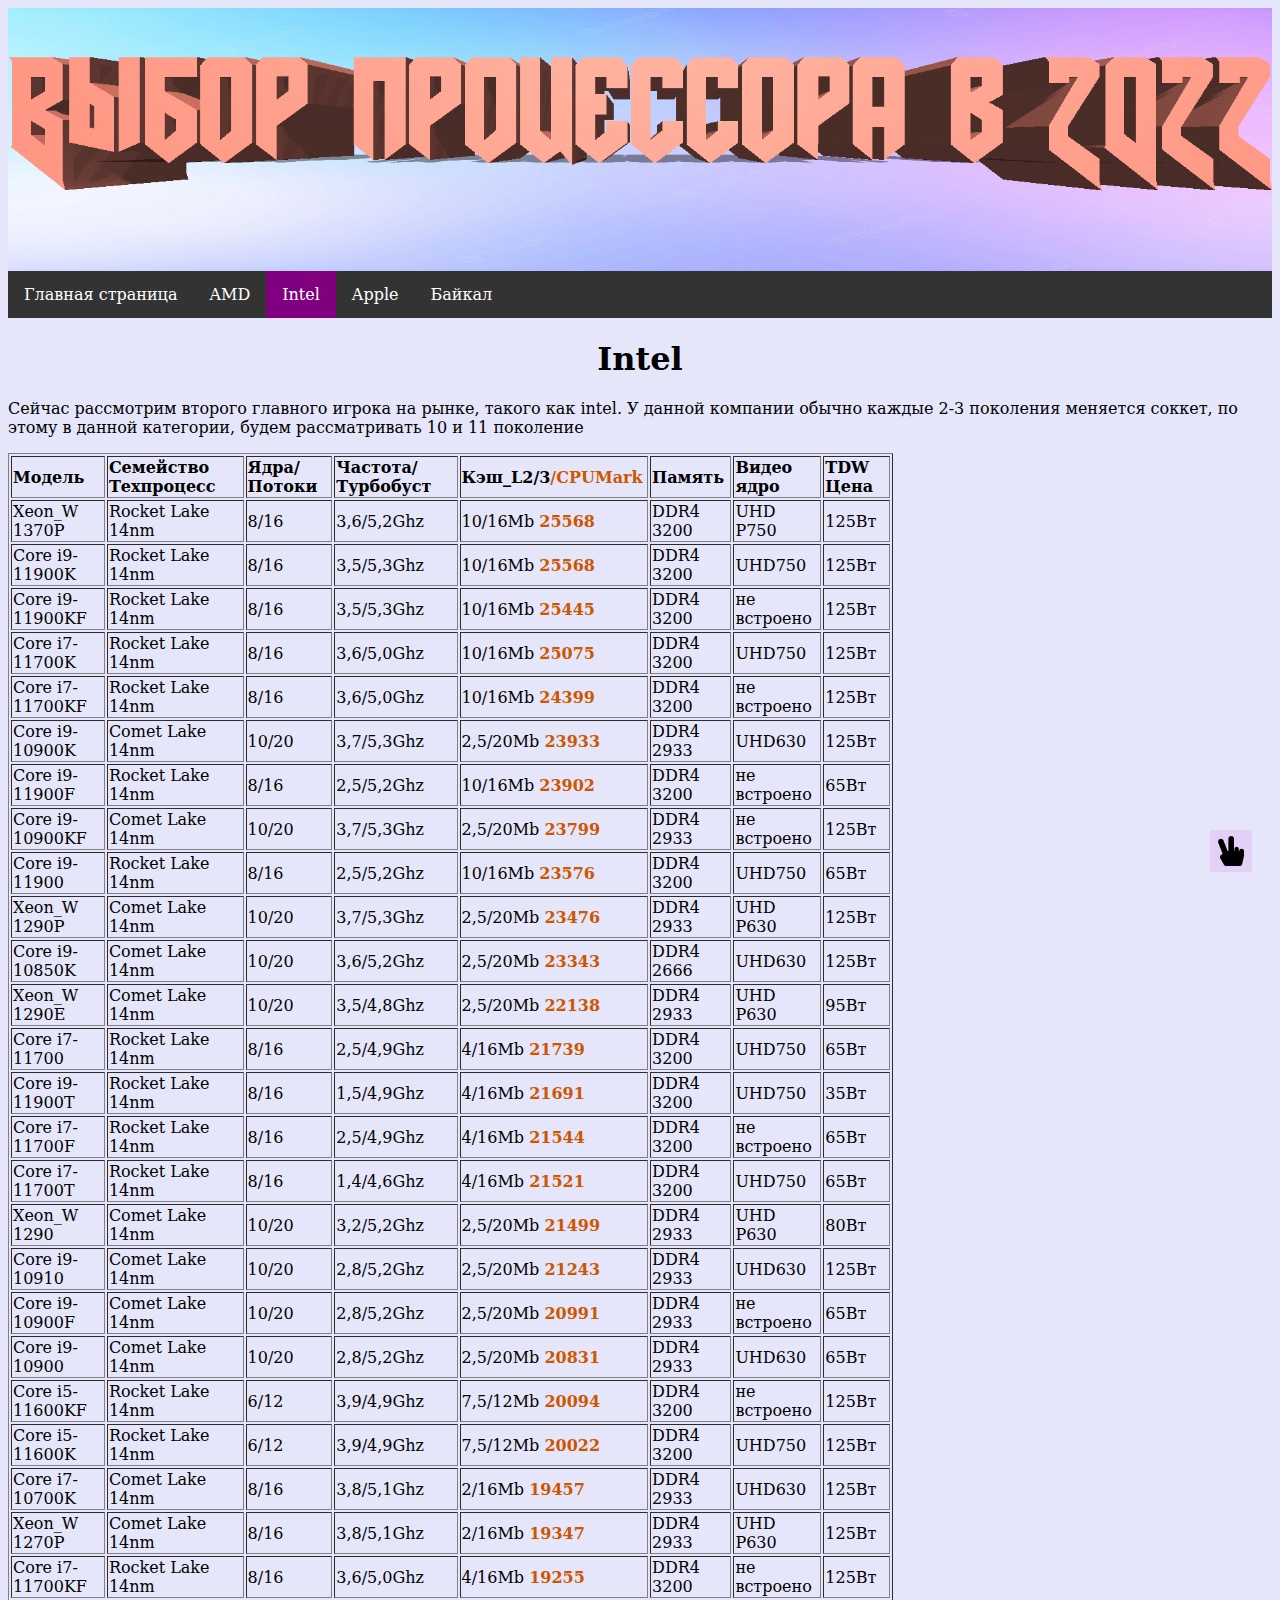
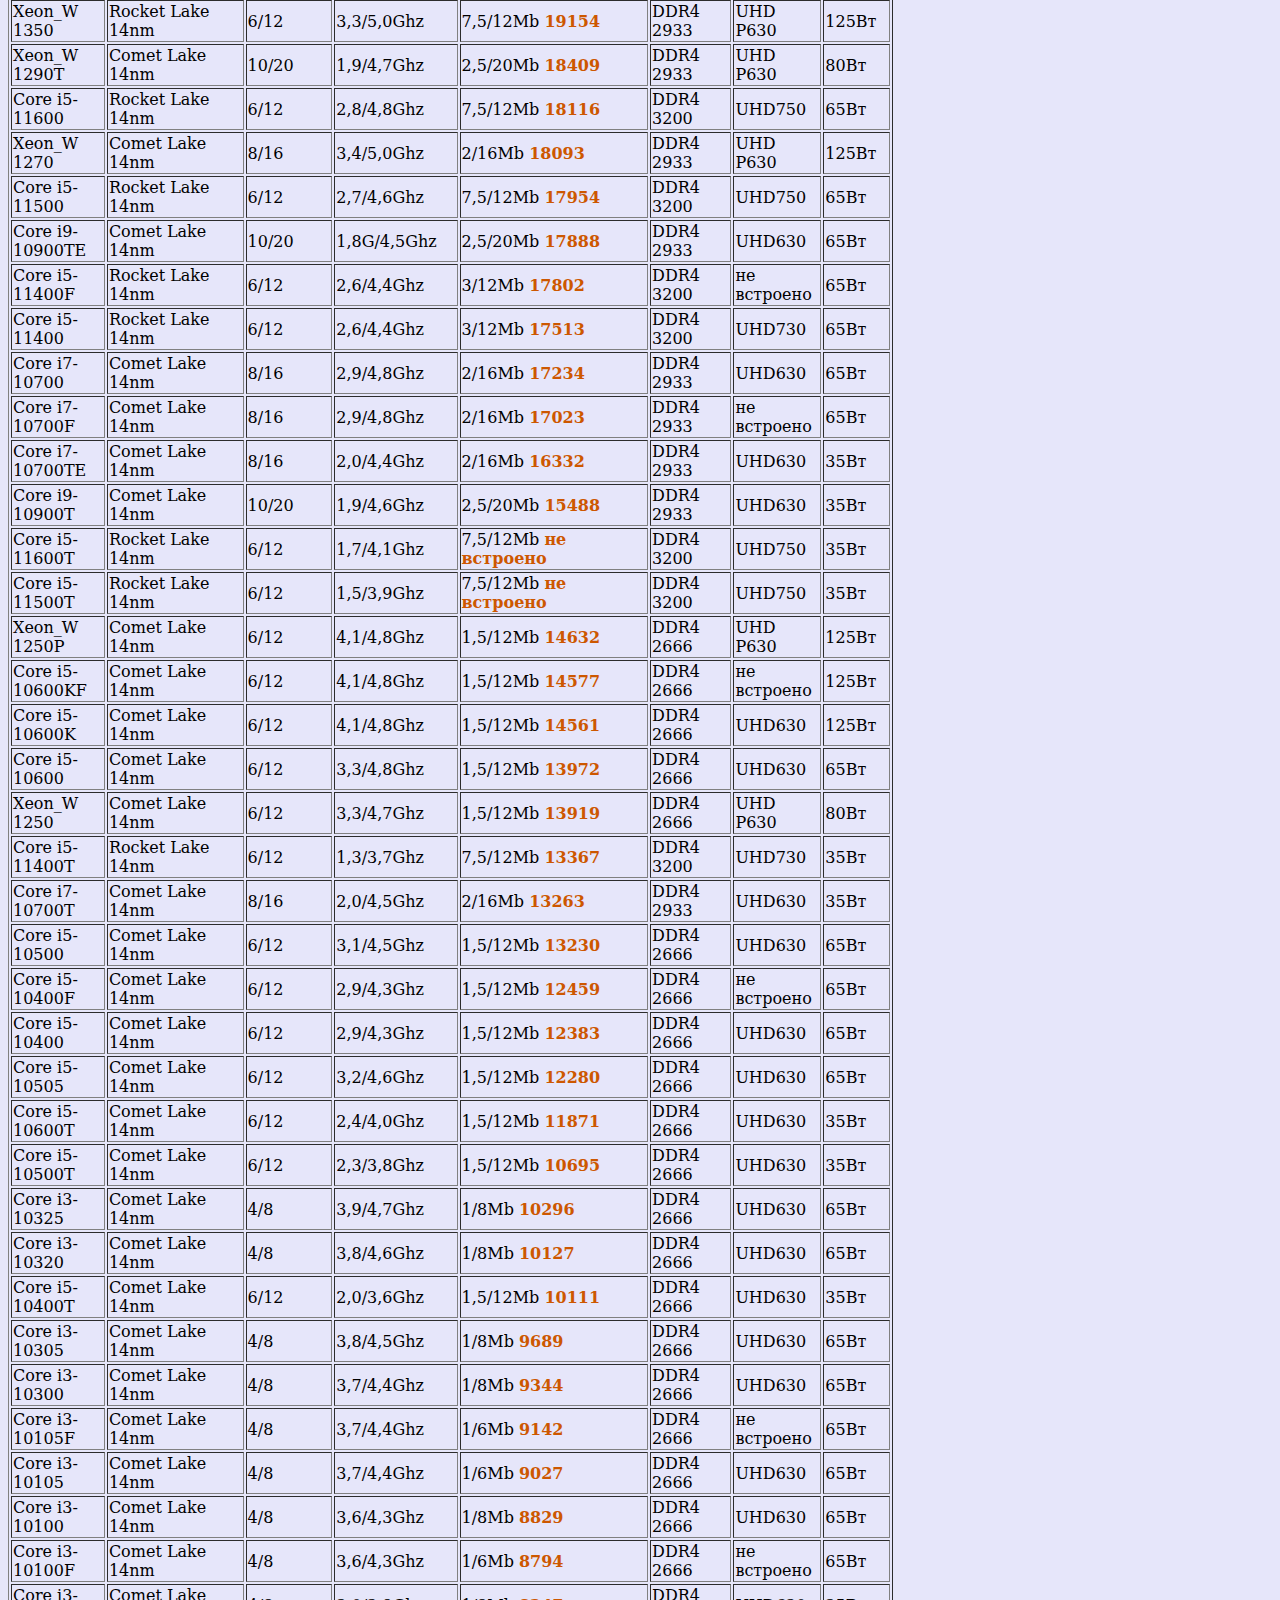
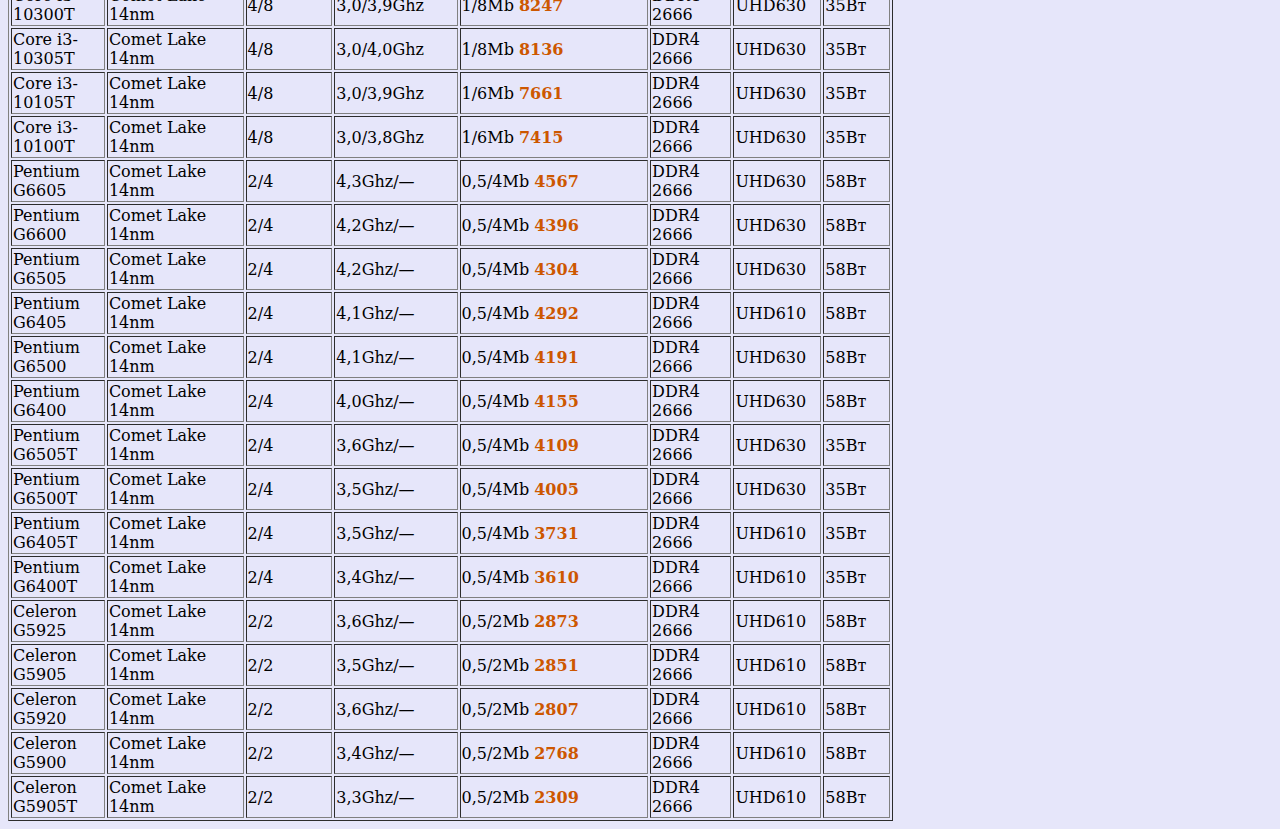
<file: intel.html>
<html>
    <head>
        <meta name="viewport" content="width=device-width, initial-scale=1">
        <link rel="preconnect" href="https://fonts.googleapis.com">
        <link rel="preconnect" href="https://fonts.gstatic.com" crossorigin>
        <link href="https://fonts.googleapis.com/css2?family=Roboto+Mono&display=swap" rel="stylesheet">
        <link href="https://fonts.googleapis.com/css2?family=Press+Start+2P&display=swap" rel="stylesheet">
        <link href="style/style.css" rel="stylesheet">
        <link href="https://use.fontawesome.com/releases/v5.6.1/css/all.css" rel="stylesheet">
        <title>Intel</title>
    </head>
    <body>
        <img src="img/1.jpg" class="responsive" width="1920"  height="400" >
        <header class="header">
        <ul>
            <li><a href="index.html">Главная страница</a></li>
            <li><a href="amd.html">AMD</a></li>
            <li><a class="active" href="intel.html">Intel</a></li>
            <li><a href="builds.html">Apple</a></li>
            <li><a href="contacts.html">Байкал</a></li>
        </ul>
        
    <div class="akeconsa-udaneles">
  <a href="#" title="Поднять страницы на сайтах вверх"><span class="fas fa-hand-peace"></span></a></div>
        <h1 align="center">Intel</h1>
        <p>Сейчас рассмотрим второго главного игрока на рынке, такого как intel. У данной компании обычно каждые 2-3 поколения меняется соккет, по этому в данной категории, будем рассматривать 10 и 11 поколение</p>
    <style type="text/css">
     table {
     color: black ; 
        }
    </style>
<table style="width: 70%;" border="1">
<tbody>
<tr>
<td><b>Модель</b></td>
<td><b>Семейство Техпроцесс</b></td>
<td><b>Ядра/Потоки</b></td>
<td><b>Частота/Турбобуст</b></td>
<td><b>Кэш_L2/3<span style="color: #cd5700;">/CPUMark</span></b></td>
<td><b>Память</b></td>
<td><b>Видео ядро</b></td>
<td><b>TDW Цена</b></td>
</tr>
<tr>
<td>Xeon_W 1370P</td>
<td>Rocket Lake 14nm</td>
<td>8/16</td>
<td>3,6/5,2Ghz</td>
<td>10/16Mb <span style="color: #cd5700;"><b>25568</b></span></td>
<td>DDR4 3200</td>
<td>UHD P750</td>
<td>125Вт</td>
</tr>
<tr>
<td>Core i9-11900K</td>
<td>Rocket Lake 14nm</td>
<td>8/16</td>
<td>3,5/5,3Ghz</td>
<td>10/16Mb <span style="color: #cd5700;"><b>25568</b></span></td>
<td>DDR4 3200</td>
<td>UHD750</td>
<td>125Вт</td>
</tr>
<tr>
<td>Core i9-11900KF</td>
<td>Rocket Lake 14nm</td>
<td>8/16</td>
<td>3,5/5,3Ghz</td>
<td>10/16Mb <span style="color: #cd5700;"><b>25445</b></span></td>
<td>DDR4 3200</td>
<td>не встроено</td>
<td>125Вт</td>
</tr>
<tr>
<td>Core i7-11700K</td>
<td>Rocket Lake 14nm</td>
<td>8/16</td>
<td>3,6/5,0Ghz</td>
<td>10/16Mb <span style="color: #cd5700;"><b>25075</b></span></td>
<td>DDR4 3200</td>
<td>UHD750</td>
<td>125Вт</td>
</tr>
<tr>
<td>Core i7-11700KF</td>
<td>Rocket Lake 14nm</td>
<td>8/16</td>
<td>3,6/5,0Ghz</td>
<td>10/16Mb <span style="color: #cd5700;"><b>24399</b></span></td>
<td>DDR4 3200</td>
<td>не встроено</td>
<td>125Вт</td>
</tr>
<tr>
<td>Core i9-10900K</td>
<td>Comet Lake 14nm</td>
<td>10/20</td>
<td>3,7/5,3Ghz</td>
<td>2,5/20Mb <span style="color: #cd5700;"><b>23933</b></span></td>
<td>DDR4 2933</td>
<td>UHD630</td>
<td>125Вт</td>
</tr>
<tr>
<td>Core i9-11900F</td>
<td>Rocket Lake 14nm</td>
<td>8/16</td>
<td>2,5/5,2Ghz</td>
<td>10/16Mb <span style="color: #cd5700;"><b>23902</b></span></td>
<td>DDR4 3200</td>
<td>не встроено</td>
<td>65Вт</td>
</tr>
<tr>
<td>Core i9-10900KF</td>
<td>Comet Lake 14nm</td>
<td>10/20</td>
<td>3,7/5,3Ghz</td>
<td>2,5/20Mb <span style="color: #cd5700;"><b>23799</b></span></td>
<td>DDR4 2933</td>
<td>не встроено</td>
<td>125Вт</td>
</tr>
<tr>
<td>Core i9-11900</td>
<td>Rocket Lake 14nm</td>
<td>8/16</td>
<td>2,5/5,2Ghz</td>
<td>10/16Mb <span style="color: #cd5700;"><b>23576</b></span></td>
<td>DDR4 3200</td>
<td>UHD750</td>
<td>65Вт</td>
</tr>
<tr>
<td>Xeon_W 1290P</td>
<td>Comet Lake 14nm</td>
<td>10/20</td>
<td>3,7/5,3Ghz</td>
<td>2,5/20Mb <span style="color: #cd5700;"><b>23476</b></span></td>
<td>DDR4 2933</td>
<td>UHD P630</td>
<td>125Вт</td>
</tr>
<tr>
<td>Core i9-10850K</td>
<td>Comet Lake 14nm</td>
<td>10/20</td>
<td>3,6/5,2Ghz</td>
<td>2,5/20Mb <span style="color: #cd5700;"><b>23343</b></span></td>
<td>DDR4 2666</td>
<td>UHD630</td>
<td>125Вт</td>
</tr>
<tr>
<td>Xeon_W 1290E</td>
<td>Comet Lake 14nm</td>
<td>10/20</td>
<td>3,5/4,8Ghz</td>
<td>2,5/20Mb <span style="color: #cd5700;"><b>22138</b></span></td>
<td>DDR4 2933</td>
<td>UHD P630</td>
<td>95Вт</td>
</tr>
<tr>
<td>Core i7-11700</td>
<td>Rocket Lake 14nm</td>
<td>8/16</td>
<td>2,5/4,9Ghz</td>
<td>4/16Mb <span style="color: #cd5700;"><b>21739</b></span></td>
<td>DDR4 3200</td>
<td>UHD750</td>
<td>65Вт</td>
</tr>
<tr>
<td>Core i9-11900T</td>
<td>Rocket Lake 14nm</td>
<td>8/16</td>
<td>1,5/4,9Ghz</td>
<td>4/16Mb <span style="color: #cd5700;"><b>21691</b></span></td>
<td>DDR4 3200</td>
<td>UHD750</td>
<td>35Вт</td>
</tr>
<tr>
<td>Core i7-11700F</td>
<td>Rocket Lake 14nm</td>
<td>8/16</td>
<td>2,5/4,9Ghz</td>
<td>4/16Mb <span style="color: #cd5700;"><b>21544</b></span></td>
<td>DDR4 3200</td>
<td>не встроено</td>
<td>65Вт</td>
</tr>
<tr>
<td>Core i7-11700T</td>
<td>Rocket Lake 14nm</td>
<td>8/16</td>
<td>1,4/4,6Ghz</td>
<td>4/16Mb <span style="color: #cd5700;"><b>21521</b></span></td>
<td>DDR4 3200</td>
<td>UHD750</td>
<td>65Вт</td>
</tr>
<tr>
<td>Xeon_W 1290</td>
<td>Comet Lake 14nm</td>
<td>10/20</td>
<td>3,2/5,2Ghz</td>
<td>2,5/20Mb <span style="color: #cd5700;"><b>21499</b></span></td>
<td>DDR4 2933</td>
<td>UHD P630</td>
<td>80Вт</td>
</tr>
<tr>
<td>Core i9-10910</td>
<td>Comet Lake 14nm</td>
<td>10/20</td>
<td>2,8/5,2Ghz</td>
<td>2,5/20Mb <span style="color: #cd5700;"><b>21243</b></span></td>
<td>DDR4 2933</td>
<td>UHD630</td>
<td>125Вт</td>
</tr>
<tr>
<td>Core i9-10900F</td>
<td>Comet Lake 14nm</td>
<td>10/20</td>
<td>2,8/5,2Ghz</td>
<td>2,5/20Mb <span style="color: #cd5700;"><b>20991</b></span></td>
<td>DDR4 2933</td>
<td>не встроено</td>
<td>65Вт</td>
</tr>
<tr>
<td>Core i9-10900</td>
<td>Comet Lake 14nm</td>
<td>10/20</td>
<td>2,8/5,2Ghz</td>
<td>2,5/20Mb <span style="color: #cd5700;"><b>20831</b></span></td>
<td>DDR4 2933</td>
<td>UHD630</td>
<td>65Вт</td>
</tr>
<tr>
<td>Core i5-11600KF</td>
<td>Rocket Lake 14nm</td>
<td>6/12</td>
<td>3,9/4,9Ghz</td>
<td>7,5/12Mb <span style="color: #cd5700;"><b>20094</b></span></td>
<td>DDR4 3200</td>
<td>не встроено</td>
<td>125Вт</td>
</tr>
<tr>
<td>Core i5-11600K</td>
<td>Rocket Lake 14nm</td>
<td>6/12</td>
<td>3,9/4,9Ghz</td>
<td>7,5/12Mb <span style="color: #cd5700;"><b>20022</b></span></td>
<td>DDR4 3200</td>
<td>UHD750</td>
<td>125Вт</td>
</tr>
<tr>
<td>Core i7-10700K</td>
<td>Comet Lake 14nm</td>
<td>8/16</td>
<td>3,8/5,1Ghz</td>
<td>2/16Mb <span style="color: #cd5700;"><b>19457</b></span></td>
<td>DDR4 2933</td>
<td>UHD630</td>
<td>125Вт</td>
</tr>
<tr>
<td>Xeon_W 1270P</td>
<td>Comet Lake 14nm</td>
<td>8/16</td>
<td>3,8/5,1Ghz</td>
<td>2/16Mb <span style="color: #cd5700;"><b>19347</b></span></td>
<td>DDR4 2933</td>
<td>UHD P630</td>
<td>125Вт</td>
</tr>
<tr>
<td>Core i7-11700KF</td>
<td>Rocket Lake 14nm</td>
<td>8/16</td>
<td>3,6/5,0Ghz</td>
<td>4/16Mb <span style="color: #cd5700;"><b>19255</b></span></td>
<td>DDR4 3200</td>
<td>не встроено</td>
<td>125Вт</td>
</tr>
<tr>
<td>Xeon_W 1350</td>
<td>Rocket Lake 14nm</td>
<td>6/12</td>
<td>3,3/5,0Ghz</td>
<td>7,5/12Mb <span style="color: #cd5700;"><b>19154</b></span></td>
<td>DDR4 2933</td>
<td>UHD P630</td>
<td>125Вт</td>
</tr>
<tr>
<td>Xeon_W 1290T</td>
<td>Comet Lake 14nm</td>
<td>10/20</td>
<td>1,9/4,7Ghz</td>
<td>2,5/20Mb <span style="color: #cd5700;"><b>18409</b></span></td>
<td>DDR4 2933</td>
<td>UHD P630</td>
<td>80Вт</td>
</tr>
<tr>
<td>Core i5-11600</td>
<td>Rocket Lake 14nm</td>
<td>6/12</td>
<td>2,8/4,8Ghz</td>
<td>7,5/12Mb <span style="color: #cd5700;"><b>18116</b></span></td>
<td>DDR4 3200</td>
<td>UHD750</td>
<td>65Вт</td>
</tr>
<tr>
<td>Xeon_W 1270</td>
<td>Comet Lake 14nm</td>
<td>8/16</td>
<td>3,4/5,0Ghz</td>
<td>2/16Mb <span style="color: #cd5700;"><b>18093</b></span></td>
<td>DDR4 2933</td>
<td>UHD P630</td>
<td>125Вт</td>
</tr>
<tr>
<td>Core i5-11500</td>
<td>Rocket Lake 14nm</td>
<td>6/12</td>
<td>2,7/4,6Ghz</td>
<td>7,5/12Mb <span style="color: #cd5700;"><b>17954</b></span></td>
<td>DDR4 3200</td>
<td>UHD750</td>
<td>65Вт</td>
</tr>
<tr>
<td>Core i9-10900TE</td>
<td>Comet Lake 14nm</td>
<td>10/20</td>
<td>1,8G/4,5Ghz</td>
<td>2,5/20Mb <span style="color: #cd5700;"><b>17888</b></span></td>
<td>DDR4 2933</td>
<td>UHD630</td>
<td>65Вт</td>
</tr>
<tr>
<td>Core i5-11400F</td>
<td>Rocket Lake 14nm</td>
<td>6/12</td>
<td>2,6/4,4Ghz</td>
<td>3/12Mb <span style="color: #cd5700;"><b>17802</b></span></td>
<td>DDR4 3200</td>
<td>не встроено</td>
<td>65Вт</td>
</tr>
<tr>
<td>Core i5-11400</td>
<td>Rocket Lake 14nm</td>
<td>6/12</td>
<td>2,6/4,4Ghz</td>
<td>3/12Mb <span style="color: #cd5700;"><b>17513</b></span></td>
<td>DDR4 3200</td>
<td>UHD730</td>
<td>65Вт</td>
</tr>
<tr>
<td>Core i7-10700</td>
<td>Comet Lake 14nm</td>
<td>8/16</td>
<td>2,9/4,8Ghz</td>
<td>2/16Mb <span style="color: #cd5700;"><b>17234</b></span></td>
<td>DDR4 2933</td>
<td>UHD630</td>
<td>65Вт</td>
</tr>
<tr>
<td>Core i7-10700F</td>
<td>Comet Lake 14nm</td>
<td>8/16</td>
<td>2,9/4,8Ghz</td>
<td>2/16Mb <span style="color: #cd5700;"><b>17023</b></span></td>
<td>DDR4 2933</td>
<td>не встроено</td>
<td>65Вт</td>
</tr>
<tr>
<td>Core i7-10700TE</td>
<td>Comet Lake 14nm</td>
<td>8/16</td>
<td>2,0/4,4Ghz</td>
<td>2/16Mb <span style="color: #cd5700;"><b>16332</b></span></td>
<td>DDR4 2933</td>
<td>UHD630</td>
<td>35Вт</td>
</tr>
<tr>
<td>Core i9-10900T</td>
<td>Comet Lake 14nm</td>
<td>10/20</td>
<td>1,9/4,6Ghz</td>
<td>2,5/20Mb <span style="color: #cd5700;"><b>15488</b></span></td>
<td>DDR4 2933</td>
<td>UHD630</td>
<td>35Вт</td>
</tr>
<tr>
<td>Core i5-11600T</td>
<td>Rocket Lake 14nm</td>
<td>6/12</td>
<td>1,7/4,1Ghz</td>
<td>7,5/12Mb <span style="color: #cd5700;"><b>не встроено</b></span></td>
<td>DDR4 3200</td>
<td>UHD750</td>
<td>35Вт</td>
</tr>
<tr>
<td>Core i5-11500T</td>
<td>Rocket Lake 14nm</td>
<td>6/12</td>
<td>1,5/3,9Ghz</td>
<td>7,5/12Mb <span style="color: #cd5700;"><b>не встроено</b></span></td>
<td>DDR4 3200</td>
<td>UHD750</td>
<td>35Вт</td>
</tr>
<tr>
<td>Xeon_W 1250P</td>
<td>Comet Lake 14nm</td>
<td>6/12</td>
<td>4,1/4,8Ghz</td>
<td>1,5/12Mb <span style="color: #cd5700;"><b>14632</b></span></td>
<td>DDR4 2666</td>
<td>UHD P630</td>
<td>125Вт</td>
</tr>
<tr>
<td>Core i5-10600KF</td>
<td>Comet Lake 14nm</td>
<td>6/12</td>
<td>4,1/4,8Ghz</td>
<td>1,5/12Mb <span style="color: #cd5700;"><b>14577</b></span></td>
<td>DDR4 2666</td>
<td>не встроено</td>
<td>125Вт</td>
</tr>
<tr>
<td>Core i5-10600K</td>
<td>Comet Lake 14nm</td>
<td>6/12</td>
<td>4,1/4,8Ghz</td>
<td>1,5/12Mb <span style="color: #cd5700;"><b>14561</b></span></td>
<td>DDR4 2666</td>
<td>UHD630</td>
<td>125Вт</td>
</tr>
<tr>
<td>Core i5-10600</td>
<td>Comet Lake 14nm</td>
<td>6/12</td>
<td>3,3/4,8Ghz</td>
<td>1,5/12Mb <span style="color: #cd5700;"><b>13972</b></span></td>
<td>DDR4 2666</td>
<td>UHD630</td>
<td>65Вт</td>
</tr>
<tr>
<td>Xeon_W 1250</td>
<td>Comet Lake 14nm</td>
<td>6/12</td>
<td>3,3/4,7Ghz</td>
<td>1,5/12Mb <span style="color: #cd5700;"><b>13919</b></span></td>
<td>DDR4 2666</td>
<td>UHD P630</td>
<td>80Вт</td>
</tr>
<tr>
<td>Core i5-11400T</td>
<td>Rocket Lake 14nm</td>
<td>6/12</td>
<td>1,3/3,7Ghz</td>
<td>7,5/12Mb <span style="color: #cd5700;"><b>13367</b></span></td>
<td>DDR4 3200</td>
<td>UHD730</td>
<td>35Вт</td>
</tr>
<tr>
<td>Core i7-10700T</td>
<td>Comet Lake 14nm</td>
<td>8/16</td>
<td>2,0/4,5Ghz</td>
<td>2/16Mb <span style="color: #cd5700;"><b>13263</b></span></td>
<td>DDR4 2933</td>
<td>UHD630</td>
<td>35Вт</td>
</tr>
<tr>
<td>Core i5-10500</td>
<td>Comet Lake 14nm</td>
<td>6/12</td>
<td>3,1/4,5Ghz</td>
<td>1,5/12Mb <span style="color: #cd5700;"><b>13230</b></span></td>
<td>DDR4 2666</td>
<td>UHD630</td>
<td>65Вт</td>
</tr>
<tr>
<td>Core i5-10400F</td>
<td>Comet Lake 14nm</td>
<td>6/12</td>
<td>2,9/4,3Ghz</td>
<td>1,5/12Mb <span style="color: #cd5700;"><b>12459</b></span></td>
<td>DDR4 2666</td>
<td>не встроено</td>
<td>65Вт</td>
</tr>
<tr>
<td>Core i5-10400</td>
<td>Comet Lake 14nm</td>
<td>6/12</td>
<td>2,9/4,3Ghz</td>
<td>1,5/12Mb <span style="color: #cd5700;"><b>12383</b></span></td>
<td>DDR4 2666</td>
<td>UHD630</td>
<td>65Вт</td>
</tr>
<tr>
<td>Core i5-10505</td>
<td>Comet Lake 14nm</td>
<td>6/12</td>
<td>3,2/4,6Ghz</td>
<td>1,5/12Mb <span style="color: #cd5700;"><b>12280</b></span></td>
<td>DDR4 2666</td>
<td>UHD630</td>
<td>65Вт</td>
</tr>
<tr>
<td>Core i5-10600T</td>
<td>Comet Lake 14nm</td>
<td>6/12</td>
<td>2,4/4,0Ghz</td>
<td>1,5/12Mb <span style="color: #cd5700;"><b>11871</b></span></td>
<td>DDR4 2666</td>
<td>UHD630</td>
<td>35Вт</td>
</tr>
<tr>
<td>Core i5-10500T</td>
<td>Comet Lake 14nm</td>
<td>6/12</td>
<td>2,3/3,8Ghz</td>
<td>1,5/12Mb <span style="color: #cd5700;"><b>10695</b></span></td>
<td>DDR4 2666</td>
<td>UHD630</td>
<td>35Вт</td>
</tr>
<tr>
<td>Core i3-10325</td>
<td>Comet Lake 14nm</td>
<td>4/8</td>
<td>3,9/4,7Ghz</td>
<td>1/8Mb <span style="color: #cd5700;"><b>10296</b></span></td>
<td>DDR4 2666</td>
<td>UHD630</td>
<td>65Вт</td>
</tr>
<tr>
<td>Core i3-10320</td>
<td>Comet Lake 14nm</td>
<td>4/8</td>
<td>3,8/4,6Ghz</td>
<td>1/8Mb <span style="color: #cd5700;"><b>10127</b></span></td>
<td>DDR4 2666</td>
<td>UHD630</td>
<td>65Вт</td>
</tr>
<tr>
<td>Core i5-10400T</td>
<td>Comet Lake 14nm</td>
<td>6/12</td>
<td>2,0/3,6Ghz</td>
<td>1,5/12Mb <span style="color: #cd5700;"><b>10111</b></span></td>
<td>DDR4 2666</td>
<td>UHD630</td>
<td>35Вт</td>
</tr>
<tr>
<td>Core i3-10305</td>
<td>Comet Lake 14nm</td>
<td>4/8</td>
<td>3,8/4,5Ghz</td>
<td>1/8Mb <span style="color: #cd5700;"><b>9689</b></span></td>
<td>DDR4 2666</td>
<td>UHD630</td>
<td>65Вт</td>
</tr>
<tr>
<td>Core i3-10300</td>
<td>Comet Lake 14nm</td>
<td>4/8</td>
<td>3,7/4,4Ghz</td>
<td>1/8Mb <span style="color: #cd5700;"><b>9344</b></span></td>
<td>DDR4 2666</td>
<td>UHD630</td>
<td>65Вт</td>
</tr>
<tr>
<td>Core i3-10105F</td>
<td>Comet Lake 14nm</td>
<td>4/8</td>
<td>3,7/4,4Ghz</td>
<td>1/6Mb <span style="color: #cd5700;"><b>9142</b></span></td>
<td>DDR4 2666</td>
<td>не встроено</td>
<td>65Вт</td>
</tr>
<tr>
<td>Core i3-10105</td>
<td>Comet Lake 14nm</td>
<td>4/8</td>
<td>3,7/4,4Ghz</td>
<td>1/6Mb <span style="color: #cd5700;"><b>9027</b></span></td>
<td>DDR4 2666</td>
<td>UHD630</td>
<td>65Вт</td>
</tr>
<tr>
<td>Core i3-10100</td>
<td>Comet Lake 14nm</td>
<td>4/8</td>
<td>3,6/4,3Ghz</td>
<td>1/8Mb <span style="color: #cd5700;"><b>8829</b></span></td>
<td>DDR4 2666</td>
<td>UHD630</td>
<td>65Вт</td>
</tr>
<tr>
<td>Core i3-10100F</td>
<td>Comet Lake 14nm</td>
<td>4/8</td>
<td>3,6/4,3Ghz</td>
<td>1/6Mb <span style="color: #cd5700;"><b>8794</b></span></td>
<td>DDR4 2666</td>
<td>не встроено</td>
<td>65Вт</td>
</tr>
<tr>
<td>Core i3-10300T</td>
<td>Comet Lake 14nm</td>
<td>4/8</td>
<td>3,0/3,9Ghz</td>
<td>1/8Mb <span style="color: #cd5700;"><b>8247</b></span></td>
<td>DDR4 2666</td>
<td>UHD630</td>
<td>35Вт</td>
</tr>
<tr>
<td>Core i3-10305T</td>
<td>Comet Lake 14nm</td>
<td>4/8</td>
<td>3,0/4,0Ghz</td>
<td>1/8Mb <span style="color: #cd5700;"><b>8136</b></span></td>
<td>DDR4 2666</td>
<td>UHD630</td>
<td>35Вт</td>
</tr>
<tr>
<td>Core i3-10105T</td>
<td>Comet Lake 14nm</td>
<td>4/8</td>
<td>3,0/3,9Ghz</td>
<td>1/6Mb <span style="color: #cd5700;"><b>7661</b></span></td>
<td>DDR4 2666</td>
<td>UHD630</td>
<td>35Вт</td>
</tr>
<tr>
<td>Core i3-10100T</td>
<td>Comet Lake 14nm</td>
<td>4/8</td>
<td>3,0/3,8Ghz</td>
<td>1/6Mb <span style="color: #cd5700;"><b>7415</b></span></td>
<td>DDR4 2666</td>
<td>UHD630</td>
<td>35Вт</td>
</tr>
<tr>
<td>Pentium G6605</td>
<td>Comet Lake 14nm</td>
<td>2/4</td>
<td>4,3Ghz/—</td>
<td>0,5/4Mb <span style="color: #cd5700;"><b>4567</b></span></td>
<td>DDR4 2666</td>
<td>UHD630</td>
<td>58Вт</td>
</tr>
<tr>
<td>Pentium G6600</td>
<td>Comet Lake 14nm</td>
<td>2/4</td>
<td>4,2Ghz/—</td>
<td>0,5/4Mb <span style="color: #cd5700;"><b>4396</b></span></td>
<td>DDR4 2666</td>
<td>UHD630</td>
<td>58Вт</td>
</tr>
<tr>
<td>Pentium G6505</td>
<td>Comet Lake 14nm</td>
<td>2/4</td>
<td>4,2Ghz/—</td>
<td>0,5/4Mb <span style="color: #cd5700;"><b>4304</b></span></td>
<td>DDR4 2666</td>
<td>UHD630</td>
<td>58Вт</td>
</tr>
<tr>
<td>Pentium G6405</td>
<td>Comet Lake 14nm</td>
<td>2/4</td>
<td>4,1Ghz/—</td>
<td>0,5/4Mb <span style="color: #cd5700;"><b>4292</b></span></td>
<td>DDR4 2666</td>
<td>UHD610</td>
<td>58Вт</td>
</tr>
<tr>
<td>Pentium G6500</td>
<td>Comet Lake 14nm</td>
<td>2/4</td>
<td>4,1Ghz/—</td>
<td>0,5/4Mb <span style="color: #cd5700;"><b>4191</b></span></td>
<td>DDR4 2666</td>
<td>UHD630</td>
<td>58Вт</td>
</tr>
<tr>
<td>Pentium G6400</td>
<td>Comet Lake 14nm</td>
<td>2/4</td>
<td>4,0Ghz/—</td>
<td>0,5/4Mb <span style="color: #cd5700;"><b>4155</b></span></td>
<td>DDR4 2666</td>
<td>UHD630</td>
<td>58Вт</td>
</tr>
<tr>
<td>Pentium G6505T</td>
<td>Comet Lake 14nm</td>
<td>2/4</td>
<td>3,6Ghz/—</td>
<td>0,5/4Mb <span style="color: #cd5700;"><b>4109</b></span></td>
<td>DDR4 2666</td>
<td>UHD630</td>
<td>35Вт</td>
</tr>
<tr>
<td>Pentium G6500T</td>
<td>Comet Lake 14nm</td>
<td>2/4</td>
<td>3,5Ghz/—</td>
<td>0,5/4Mb <span style="color: #cd5700;"><b>4005</b></span></td>
<td>DDR4 2666</td>
<td>UHD630</td>
<td>35Вт</td>
</tr>
<tr>
<td>Pentium G6405T</td>
<td>Comet Lake 14nm</td>
<td>2/4</td>
<td>3,5Ghz/—</td>
<td>0,5/4Mb <span style="color: #cd5700;"><b>3731</b></span></td>
<td>DDR4 2666</td>
<td>UHD610</td>
<td>35Вт</td>
</tr>
<tr>
<td>Pentium G6400T</td>
<td>Comet Lake 14nm</td>
<td>2/4</td>
<td>3,4Ghz/—</td>
<td>0,5/4Mb <span style="color: #cd5700;"><b>3610</b></span></td>
<td>DDR4 2666</td>
<td>UHD610</td>
<td>35Вт</td>
</tr>
<tr>
<td>Celeron G5925</td>
<td>Comet Lake 14nm</td>
<td>2/2</td>
<td>3,6Ghz/—</td>
<td>0,5/2Mb <span style="color: #cd5700;"><b>2873</b></span></td>
<td>DDR4 2666</td>
<td>UHD610</td>
<td>58Вт</td>
</tr>
<tr>
<td>Celeron G5905</td>
<td>Comet Lake 14nm</td>
<td>2/2</td>
<td>3,5Ghz/—</td>
<td>0,5/2Mb <span style="color: #cd5700;"><b>2851</b></span></td>
<td>DDR4 2666</td>
<td>UHD610</td>
<td>58Вт</td>
</tr>
<tr>
<td>Celeron G5920</td>
<td>Comet Lake 14nm</td>
<td>2/2</td>
<td>3,6Ghz/—</td>
<td>0,5/2Mb <span style="color: #cd5700;"><b>2807</b></span></td>
<td>DDR4 2666</td>
<td>UHD610</td>
<td>58Вт</td>
</tr>
<tr>
<td>Celeron G5900</td>
<td>Comet Lake 14nm</td>
<td>2/2</td>
<td>3,4Ghz/—</td>
<td>0,5/2Mb <span style="color: #cd5700;"><b>2768</b></span></td>
<td>DDR4 2666</td>
<td>UHD610</td>
<td>58Вт</td>
</tr>
<tr>
<td>Celeron G5905T</td>
<td>Comet Lake 14nm</td>
<td>2/2</td>
<td>3,3Ghz/—</td>
<td>0,5/2Mb <span style="color: #cd5700;"><b>2309</b></span></td>
<td>DDR4 2666</td>
<td>UHD610</td>
<td>58Вт</td>
</tr>
</tbody>
</table>
</body>
</html>
</file>
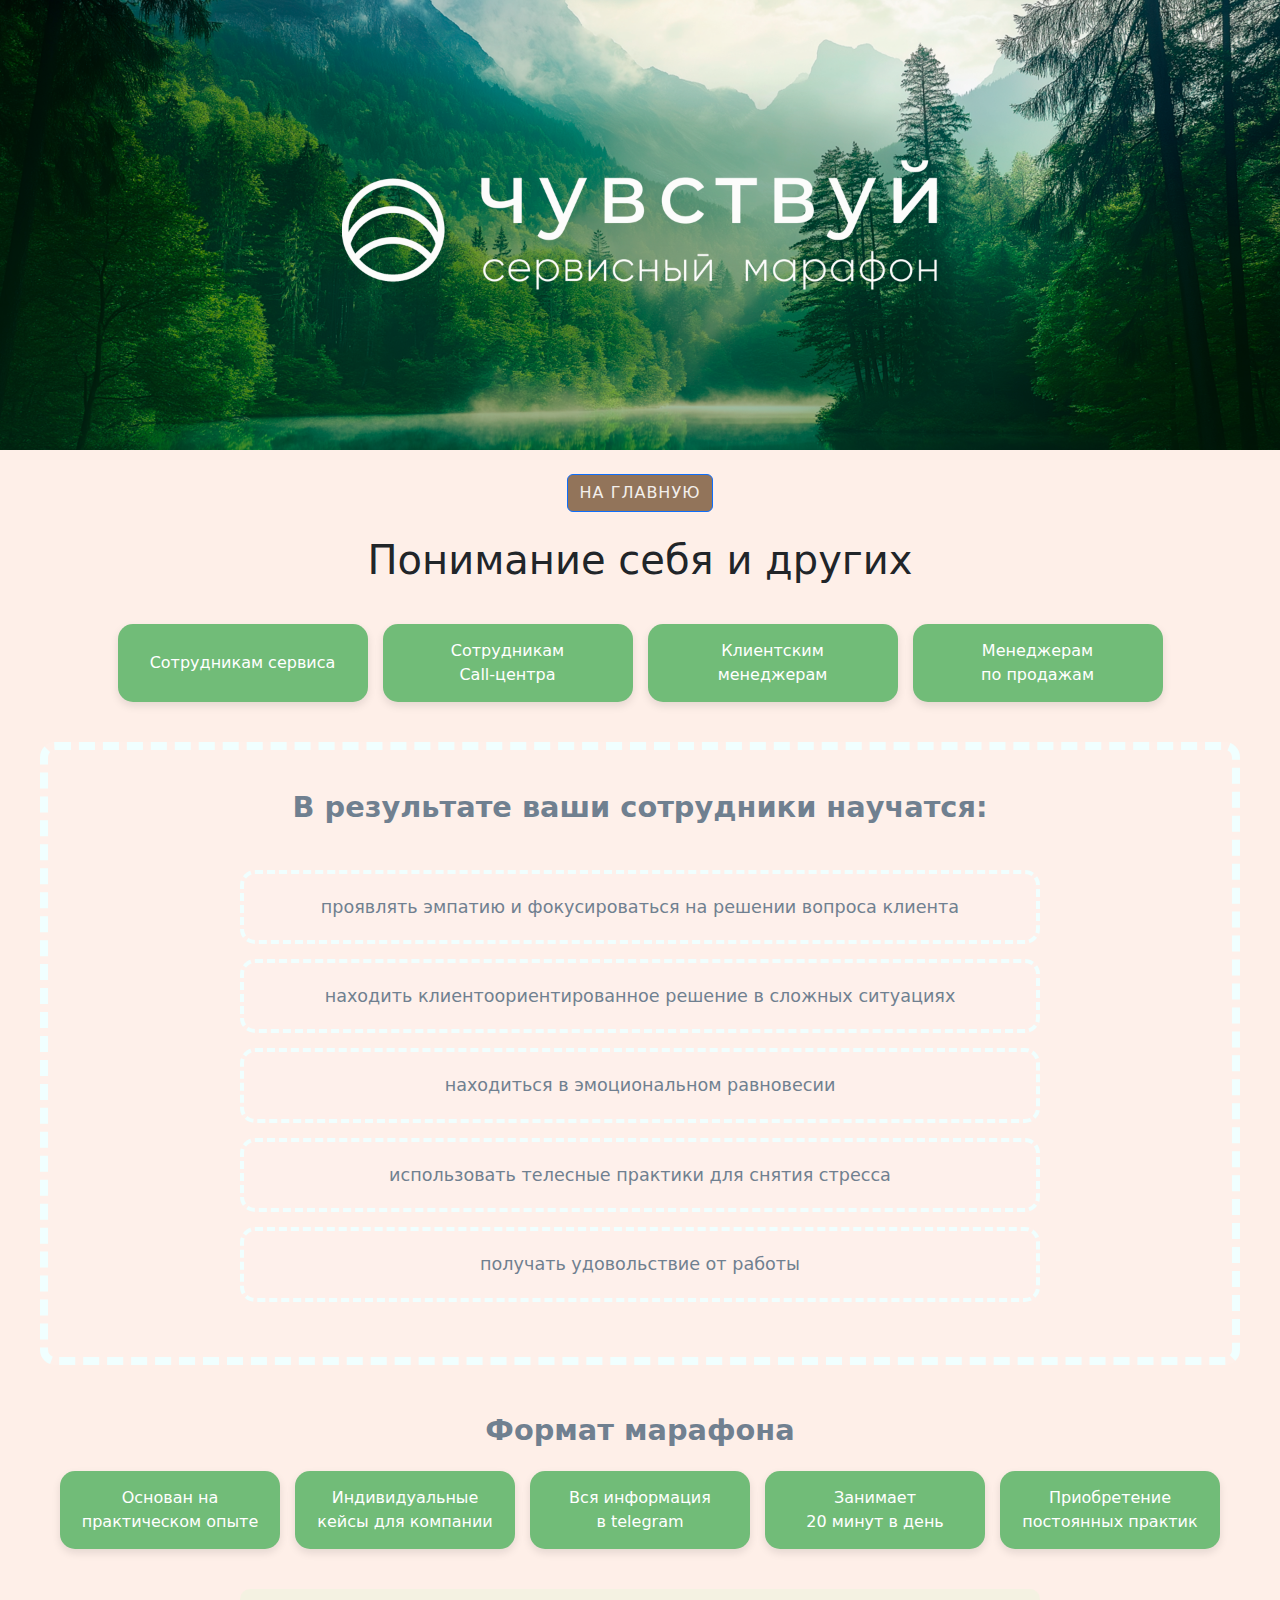
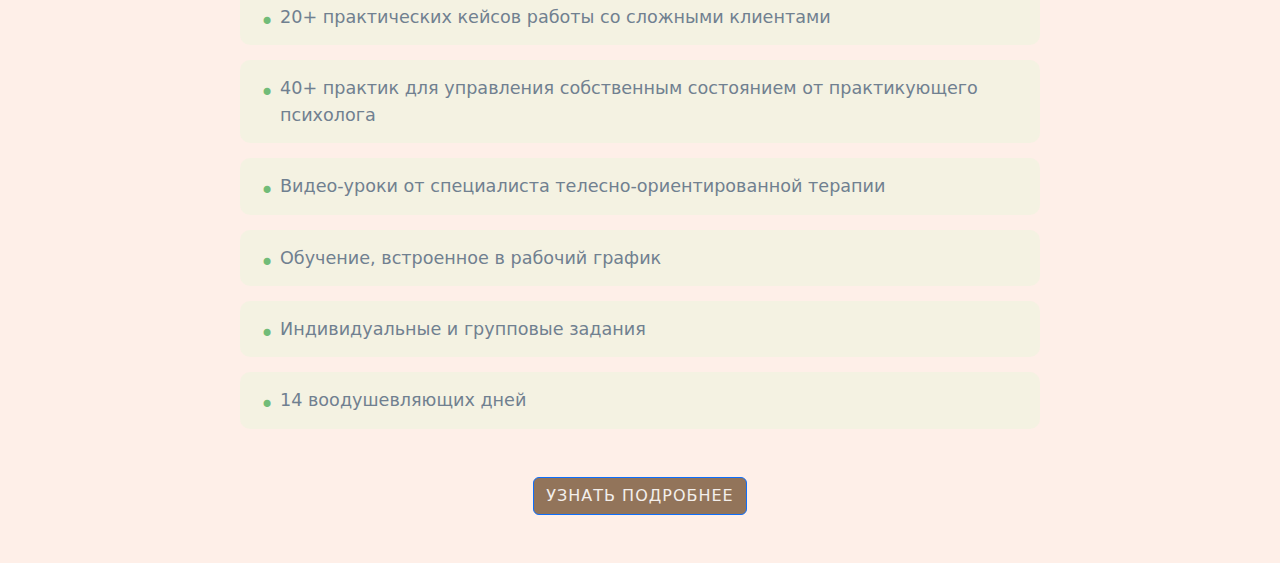
<file: project/chustva.html>
<!DOCTYPE html>
<html lang="ru">
<head>
    <meta charset="UTF-8">
    <meta name="viewport" content="width=device-width, initial-scale=1.0">
    <title>Чувствуй</title>
    <link rel="stylesheet" href="styles.css">
    <link href="https://cdn.jsdelivr.net/npm/bootstrap@5.3.0/dist/css/bootstrap.min.css" rel="stylesheet">
    <!-- Подключаем шрифты -->
    <link href="https://fonts.googleapis.com/css2?family=Montserrat:wght@500&display=swap" rel="stylesheet">
    <style>
        /* Стили для шапки как на странице "Выдыхай" */
        #header-lite {
            position: relative;
            height: 50vh;
            min-height: 400px;
            display: flex;
            justify-content: center;
            align-items: center;
            overflow: hidden;
        }
        
        #header-lite::before {
            display: none; /* Убираем затемнение */
        }
        
        .background-image-page2 {
            position: absolute;
            top: 0;
            left: 0;
            width: 100%;
            height: 100%;
            background-image: url('img/pupu.png');
            background-size: cover;
            background-position: center;
            z-index: 0;
        }

        /* Стили для основного блока с пунктирной рамкой */
        .dashed-block-container {
            width: 100%;
            max-width: 1200px;
            margin: 40px auto;
            border: 8px dashed #F0FFFF;
            border-radius: 15px;
            padding: 40px;
            background: rgba(255, 255, 255, 0.1);
            display: flex;
            flex-direction: column;
            justify-content: center;
            align-items: center;
        }
        
        /* Стили для списка с пунктирными рамками */
        .dashed-list {
            list-style: none;
            padding: 0;
            margin: 0;
            width: 100%;
            max-width: 800px;
        }
        
        .dashed-list-item {
            border: 4px dashed #F0FFFF;
            border-radius: 15px;
            padding: 20px;
            margin: 15px 0;
            color: #708090;
            font-size: 1.1rem;
            font-weight: 500;
            text-align: center;
            transition: all 0.3s ease;
            background: rgba(255, 255, 255, 0.05);
        }
        
        .dashed-list-item:hover {
            transform: translateY(-3px);
            box-shadow: 0 4px 8px rgba(0, 0, 0, 0.1);
            background: rgba(255, 255, 255, 0.1);
        }
        
        /* Стили для заголовка внутри блока */
        .dashed-block-title {
            text-align: center;
            color: #708090;
            margin-bottom: 30px;
            font-size: 1.8rem;
            font-weight: 600;
            width: 100%;
        }
        
        /* Новые стили для блока "Формат марафона" */
        .marathon-format {
            max-width: 1200px;
            margin: 0 auto;
            padding: 0 20px;
        }
        
        .marathon-format h2 {
            text-align: center;
            color: #708090;
            margin-bottom: 40px;
            font-size: 1.8rem;
            font-weight: 600;
        }
        
        .format-cards {
            display: flex;
            flex-wrap: wrap;
            justify-content: center;
            gap: 15px;
            margin-bottom: 40px;
        }
        
        .format-card {
            background-color: #71BC78;
            border-radius: 15px;
            padding: 15px 20px;
            min-width: 200px;
            text-align: center;
            color: #fff;
            font-weight: 500;
            transition: all 0.3s ease;
            box-shadow: 0 4px 8px rgba(0,0,0,0.1);
            flex: 1;
            max-width: 250px;
        }
        
        .format-card:hover {
            transform: translateY(-5px);
            box-shadow: 0 8px 16px rgba(0,0,0,0.15);
            background-color: #b8a9b6;
        }
        
        .format-details {
            display: flex;
            flex-direction: column;
            gap: 15px;
            max-width: 800px;
            margin: 0 auto;
        }
        
        .format-detail {
            background-color: rgba(206, 256, 205, 0.2);
            border-radius: 10px;
            padding: 15px 20px;
            color: #708090;
            font-size: 1.1rem;
            position: relative;
            padding-left: 40px;
        }
        
        .format-detail::before {
            content: "•";
            position: absolute;
            left: 20px;
            color: #71BC78;
            font-size: 1.5rem;
        }
        
        /* Стили для блока "Подходит для сотрудников" */
        .suitable-for {
            max-width: 1200px;
            margin: 40px auto;
            padding: 0 20px;
        }
        
        .suitable-for h2 {
            text-align: center;
            color: #708090;
            margin-bottom: 30px;
            font-size: 1.8rem;
            font-weight: 600;
        }
        
        .suitable-cards {
            display: flex;
            flex-wrap: wrap;
            justify-content: center;
            gap: 15px;
        }
        
        .suitable-card {
            background-color: #71BC78;
            border-radius: 15px;
            padding: 15px 20px;
            min-width: 200px;
            text-align: center;
            color: #fff;
            font-weight: 500;
            transition: all 0.3s ease;
            box-shadow: 0 4px 8px rgba(0,0,0,0.1);
            flex: 1;
            max-width: 250px;
        }
        
        .suitable-card:hover {
            transform: translateY(-5px);
            box-shadow: 0 8px 16px rgba(0,0,0,0.15);
            background-color: #b8a9b6;
        }

        /* Адаптация для мобильных */
        @media (max-width: 768px) {
            .dashed-block-container {
                padding: 20px;
                border-width: 10px;
            }
            
            .dashed-list-item {
                padding: 15px;
                font-size: 1rem;
                margin: 10px 0;
            }
            
            .dashed-block-title {
                font-size: 1.5rem;
                margin-bottom: 20px;
            }
            
            .format-cards, .suitable-cards {
                flex-direction: column;
                align-items: center;
            }
            
            .format-card, .suitable-card {
                max-width: 100%;
                width: 100%;
            }
            
            .format-detail {
                font-size: 1rem;
                padding-left: 35px;
            }
        }

        @media (max-width: 480px) {
            .dashed-block-container {
                padding: 15px;
                border-width: 8px;
            }
            
            .dashed-list-item {
                padding: 12px;
                font-size: 0.95rem;
            }
            
            .dashed-block-title {
                font-size: 1.3rem;
            }
            
            .format-detail {
                font-size: 0.95rem;
                padding-left: 30px;
            }
        }
    </style>
</head>
<body class="feel-page">
    <!-- Шапка как на странице "Выдыхай" -->
    <header id="header-lite">
        <!-- Фон шапки с изображением pupu.png -->
        <div class="background-image-page2"></div>
    </header>

    <!-- Кнопка "На главную" -->
    <div class="text-center my-4">
        <a href="index.html" class="btn btn-primary">На главную</a>
    </div>
        <h1 class="text-center mb-4">Понимание себя и других</h1>

    <!-- Основной контент -->
        <section class="suitable-for">
    <div class="suitable-cards" style="display: flex; flex-wrap: wrap; justify-content: center; gap: 15px;">
        <div class="suitable-card" style="display: flex; align-items: center; justify-content: center;">Сотрудникам сервиса</div>
        <div class="suitable-card" style="display: flex; align-items: center; justify-content: center;">Сотрудникам <br>Call-центра</div>
        <div class="suitable-card" style="display: flex; align-items: center; justify-content: center;">Клиентским менеджерам</div>
        <div class="suitable-card" style="display: flex; align-items: center; justify-content: center;">Менеджерам <br>по продажам</div>
    </div>
</section>


        <!-- Блок с результатами -->
        <section class="results">
            <div class="dashed-block-container">
                <h2 class="dashed-block-title">В результате ваши сотрудники научатся:</h2>
                <ul class="dashed-list">
                    <li class="dashed-list-item">проявлять эмпатию и фокусироваться на решении вопроса клиента</li>
                    <li class="dashed-list-item">находить клиентоориентированное решение в сложных ситуациях</li>
                    <li class="dashed-list-item">находиться в эмоциональном равновесии</li>
                    <li class="dashed-list-item">использовать телесные практики для снятия стресса</li>
                    <li class="dashed-list-item">получать удовольствие от работы</li>
                </ul>
            </div>
        </section>

        <!-- Формат марафона -->
        <section class="marathon-format my-5">
            <h2 class="text-center mb-4">Формат марафона</h2>
            
            <!-- Прямоугольные карточки в одну строку -->
<div class="format-cards">
    <div class="format-card">Основан на практическом опыте</div>
    <div class="format-card">Индивидуальные кейсы для компании</div>
    <div class="format-card multiline">Вся информация<br>в telegram</div>
    <div class="format-card multiline">Занимает<br>20 минут в день</div>
    <div class="format-card">Приобретение постоянных практик</div>
</div>
            
            <!-- Детали формата -->
            <div class="format-details">
                <div class="format-detail">20+ практических кейсов работы со сложными клиентами</div>
                <div class="format-detail">40+ практик для управления собственным состоянием от практикующего психолога</div>
                <div class="format-detail">Видео-уроки от специалиста телесно-ориентированной терапии</div>
                <div class="format-detail">Обучение, встроенное в рабочий график</div>
                <div class="format-detail">Индивидуальные и групповые задания</div>
                <div class="format-detail">14 воодушевляющих дней</div>
            </div>
        </section>

        <!-- Кнопка "Узнать подробнее" -->
        <div class="text-center my-5">
            <a href="https://t.me/annagubanna" target="_blank" class="btn btn-primary">Узнать подробнее</a>
        </div>
    </main>



    <script>
        // Анимация появления элементов
        document.addEventListener('DOMContentLoaded', () => {
            const cards = document.querySelectorAll('.format-card, .format-detail, .suitable-card');
            const observer = new IntersectionObserver((entries) => {
                entries.forEach(entry => {
                    if (entry.isIntersecting) {
                        entry.target.classList.add('visible');
                    }
                });
            }, { threshold: 0.1 });

            cards.forEach(card => observer.observe(card));
        });
    </script>
</body>
</html>
</file>
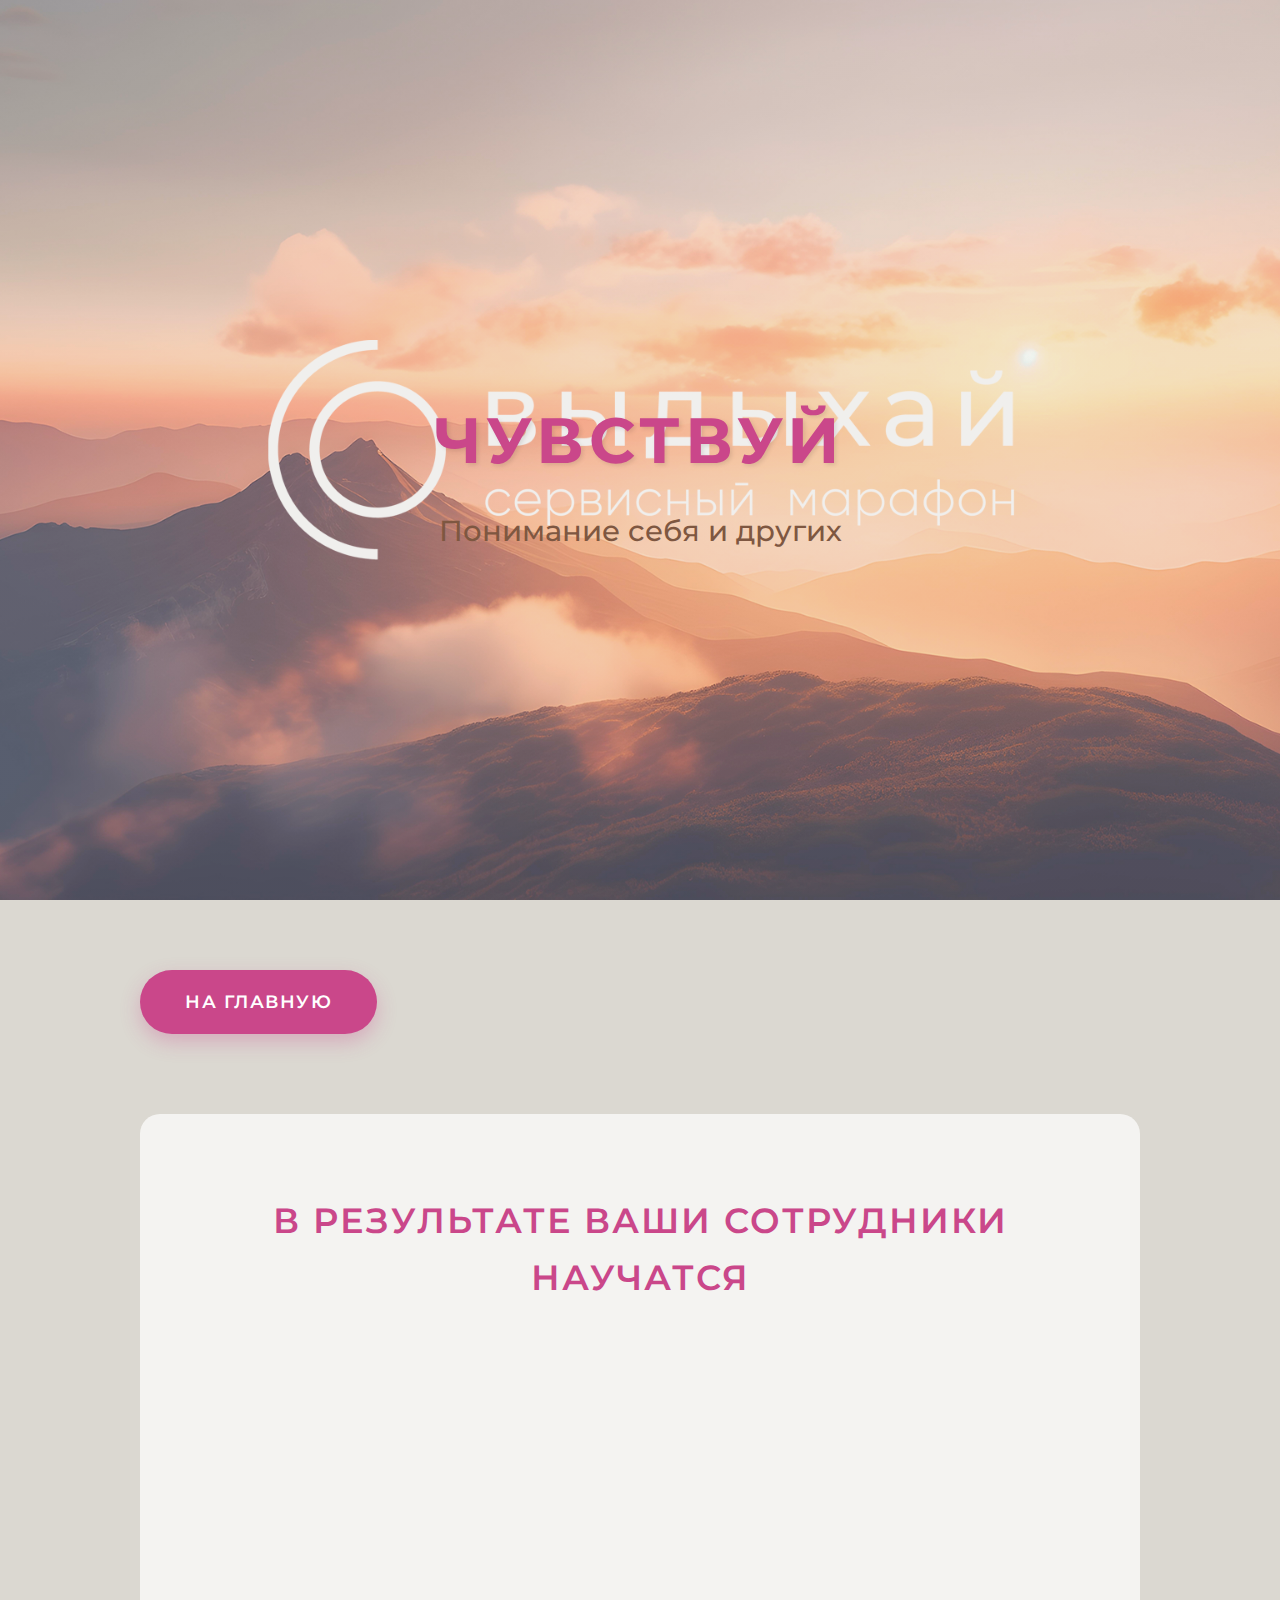
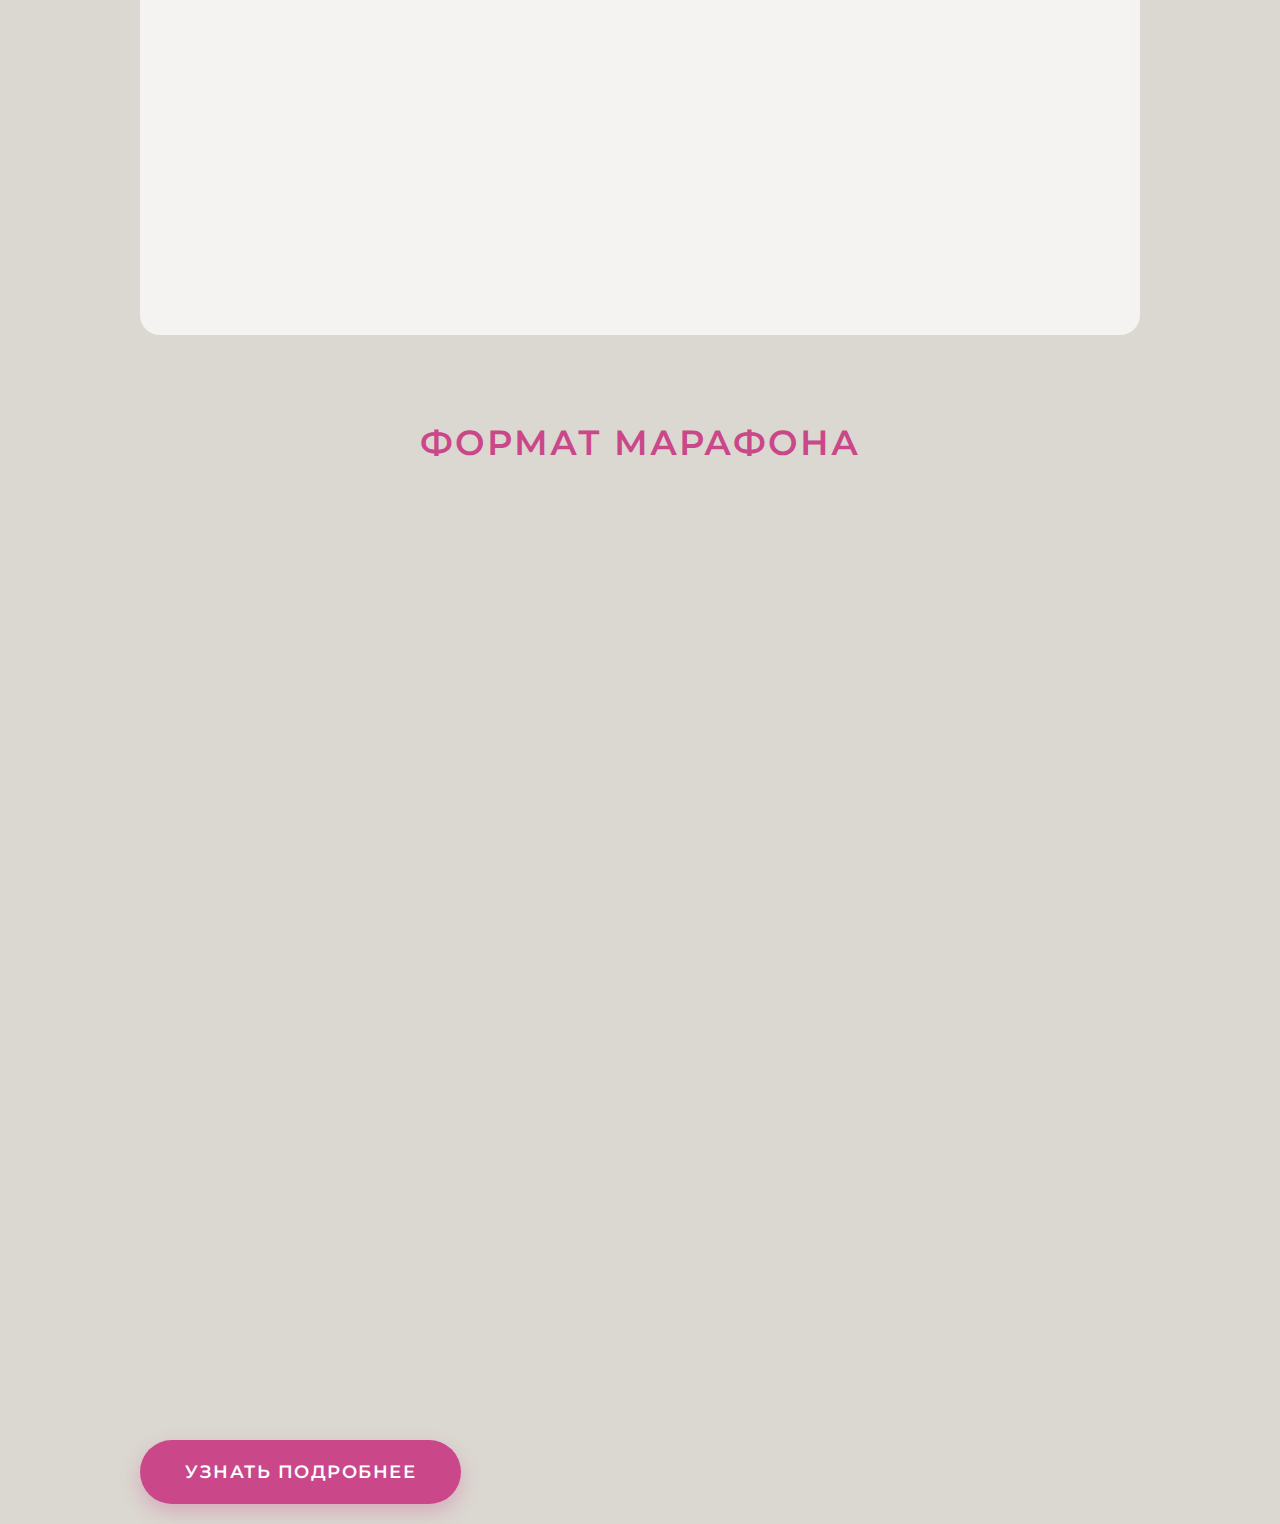
<file: project/chustva_beta.html>
<!DOCTYPE html>
<html lang="ru">
<head>
    <meta charset="UTF-8">
    <meta name="viewport" content="width=device-width, initial-scale=1.0">
    <title>Чувствуй | Йога-студия баланса</title>
    <link href="https://fonts.googleapis.com/css2?family=Montserrat:wght@400;500;600;700&display=swap" rel="stylesheet">
    <style>
        /* Основные цвета из изображения */
        :root {
            --primary: #CA478A;    /* Основной розовый */
            --secondary: #849670;  /* Зеленый */
            --light: #DBD8D1;      /* Светлый бежевый */
            --dark: #7E5741;       /* Темно-коричневый */
            --medium: #997658;     /* Средний коричневый */
            --accent: #B3B8A8;     /* Светло-серо-зеленый */
        }

        body {
            font-family: 'Montserrat', sans-serif;
            background-color: var(--light);
            color: var(--dark);
            margin: 0;
            padding: 0;
            line-height: 1.6;
        }

        /* Шапка как на фото */
        .yoga-header {
            height: 100vh;
            min-height: 600px;
            display: flex;
            flex-direction: column;
            justify-content: center;
            align-items: center;
            background: linear-gradient(rgba(219, 216, 209, 0.3), rgba(219, 216, 209, 0.3)), 
                        url('img/pu.png') center/cover no-repeat;
            text-align: center;
            position: relative;
            margin-bottom: 50px;
        }

        .yoga-title {
            font-size: 4rem;
            font-weight: 700;
            color: var(--primary);
            text-transform: uppercase;
            letter-spacing: 5px;
            margin-bottom: 1rem;
            text-shadow: 2px 2px 4px rgba(0,0,0,0.1);
        }

        .yoga-subtitle {
            font-size: 1.8rem;
            font-weight: 500;
            color: var(--dark);
            max-width: 800px;
            margin: 0 auto;
            padding: 0 20px;
        }

        /* Контентная область */
        .content-wrapper {
            max-width: 1000px;
            margin: 0 auto;
            padding: 0 20px;
        }

        /* Секция с пунктирной рамкой */
        .dotted-section {

            border-radius: 20px;
            padding: 50px 40px;
            margin: 60px 0;
            background-color: rgba(255, 255, 255, 0.7);
        }

        .section-title {
            color: var(--primary);
            font-size: 2.2rem;
            font-weight: 600;
            text-align: center;
            margin-bottom: 50px;
            text-transform: uppercase;
            letter-spacing: 2px;
        }

        /* Элементы списка */
        .yoga-item {

            border-radius: 15px;
            padding: 25px 30px;
            margin: 25px 0;
            background-color: white;
            text-align: center;
            font-size: 1.2rem;
            font-weight: 500;
            color: var(--dark);
            transition: all 0.4s ease;
        }

        .yoga-item:hover {
            transform: translateY(-8px);
            box-shadow: 0 15px 30px rgba(0,0,0,0.1);
            background-color: var(--light);
        }

        /* Блок формата */
        .format-section {
            margin: 80px 0;
        }

        .format-cards {
            display: flex;
            flex-wrap: wrap;
            justify-content: center;
            gap: 20px;
            margin-bottom: 60px;
        }

        .format-card {
            background-color: var(--primary);
            color: white;
            border-radius: 15px;
            padding: 25px 20px;
            text-align: center;
            font-weight: 600;
            flex: 1;
            min-width: 220px;
            max-width: 240px;
            box-shadow: 0 8px 20px rgba(202, 71, 138, 0.3);
            transition: all 0.4s cubic-bezier(0.175, 0.885, 0.32, 1.275);
        }

        .format-card:hover {
            transform: translateY(-10px) scale(1.03);
            box-shadow: 0 15px 30px rgba(202, 71, 138, 0.4);
        }

        .format-details {
            max-width: 750px;
            margin: 0 auto;
        }

        .format-detail {
            background-color: rgba(202, 71, 138, 0.08);
            border-radius: 12px;
            padding: 20px 25px 20px 60px;
            margin-bottom: 20px;
            position: relative;
            color: var(--dark);
            font-size: 1.1rem;
        }

        .format-detail:before {
            content: "•";
            position: absolute;
            left: 30px;
            color: var(--primary);
            font-size: 2.5rem;
            line-height: 0.8;
        }

        /* Кнопки */
        .yoga-btn {
            display: inline-block;
            background-color: var(--primary);
            color: white;
            border: none;
            padding: 18px 45px;
            border-radius: 35px;
            font-weight: 600;
            text-transform: uppercase;
            letter-spacing: 1.5px;
            font-size: 1.1rem;
            transition: all 0.4s ease;
            box-shadow: 0 8px 20px rgba(202, 71, 138, 0.3);
            text-decoration: none;
            margin: 20px 0;
        }

        .yoga-btn:hover {
            background-color: #b53b79;
            transform: translateY(-5px);
            box-shadow: 0 15px 30px rgba(202, 71, 138, 0.4);
            color: white;
        }

        /* Адаптация под мобильные */
        @media (max-width: 992px) {
            .yoga-header {
                height: 60vh;
                min-height: 500px;
            }
            
            .yoga-title {
                font-size: 3rem;
            }
            
            .yoga-subtitle {
                font-size: 1.5rem;
                padding: 0 20px;
            }
        }

        @media (max-width: 768px) {
            .yoga-title {
                font-size: 2.5rem;
                letter-spacing: 3px;
            }
            
            .dotted-section {
                padding: 30px 20px;
            }
            
            .section-title {
                font-size: 1.8rem;
                margin-bottom: 30px;
            }
            
            .yoga-item {
                padding: 20px;
                font-size: 1.1rem;
            }
            
            .format-card {
                min-width: 180px;
                padding: 20px 15px;
            }
            
            .format-detail {
                padding: 15px 20px 15px 50px;
                font-size: 1rem;
            }
            
            .yoga-btn {
                padding: 15px 35px;
                font-size: 1rem;
            }
        }

        @media (max-width: 576px) {
            .yoga-header {
                height: 50vh;
                min-height: 400px;
            }
            
            .yoga-title {
                font-size: 2rem;
            }
            
            .yoga-subtitle {
                font-size: 1.2rem;
            }
            
            .dotted-section {
                padding: 25px 15px;
                border-width: 6px;
            }
            
            .format-cards {
                flex-direction: column;
                align-items: center;
            }
            
            .format-card {
                max-width: 100%;
                width: 100%;
            }
            
            .format-detail {
                padding-left: 40px;
            }
            
            .format-detail:before {
                left: 20px;
            }
        }
    </style>
</head>
<body>
    <!-- Шапка как на фото Yoga Studio -->
    <header class="yoga-header">
        <h1 class="yoga-title">Чувствуй</h1>
        <p class="yoga-subtitle">Понимание себя и других</p>
    </header>

    <!-- Кнопка возврата -->
    <div class="content-wrapper text-center">
        <a href="index.html" class="yoga-btn">На главную</a>
    </div>

    <!-- Основной контент -->
    <main class="content-wrapper">
        <!-- Секция с результатами -->
        <section class="dotted-section">
            <h2 class="section-title">В результате ваши сотрудники научатся</h2>
            
            <div class="yoga-list">
                <div class="yoga-item">Находить клиентоориентированное решение в сложных ситуациях</div>
                <div class="yoga-item">Правильно реагировать на негатив</div>
                <div class="yoga-item">Отслеживать своё эмоциональное состояние «здесь и сейчас»</div>
                <div class="yoga-item">Снимать стресс с помощью телесных практик</div>
                <div class="yoga-item">Получать удовольствие от работы</div>
            </div>
        </section>

        <!-- Секция формата -->
        <section class="format-section">
            <h2 class="section-title">Формат марафона</h2>
            
            <div class="format-cards">
                <div class="format-card">Основан на практическом опыте</div>
                <div class="format-card">Индивидуальные кейсы для компании</div>
                <div class="format-card">Вся информация в telegram</div>
                <div class="format-card">Занимает 20 минут в день</div>
                <div class="format-card">Приобретение постоянных практик</div>
            </div>
            
            <div class="format-details">
                <div class="format-detail">20+ практических кейсов работы со сложными клиентами</div>
                <div class="format-detail">40+ практик для управления собственным состоянием от практикующего психолога</div>
                <div class="format-detail">Видео-уроки от специалиста телесно-ориентированной терапии</div>
                <div class="format-detail">Обучение, встроенное в рабочий график</div>
                <div class="format-detail">Индивидуальные и групповые задания</div>
                <div class="format-detail">14 расслабляющих дней</div>
            </div>
        </section>

        <!-- Кнопка CTA -->
        <div class="text-center">
            <a href="https://t.me/annagubanna" target="_blank" class="yoga-btn">Узнать подробнее</a>
        </div>
    </main>

    <script>
        // Анимация элементов при прокрутке
        document.addEventListener('DOMContentLoaded', function() {
            const animateElements = document.querySelectorAll('.yoga-item, .format-card, .format-detail');
            
            const observer = new IntersectionObserver((entries) => {
                entries.forEach(entry => {
                    if (entry.isIntersecting) {
                        entry.target.style.opacity = 1;
                        entry.target.style.transform = 'translateY(0)';
                    }
                });
            }, { threshold: 0.1 });
            
            animateElements.forEach(el => {
                el.style.opacity = 0;
                el.style.transform = 'translateY(40px)';
                el.style.transition = 'all 0.7s cubic-bezier(0.165, 0.84, 0.44, 1)';
                observer.observe(el);
            });
        });
    </script>
</body>
</html>
</file>
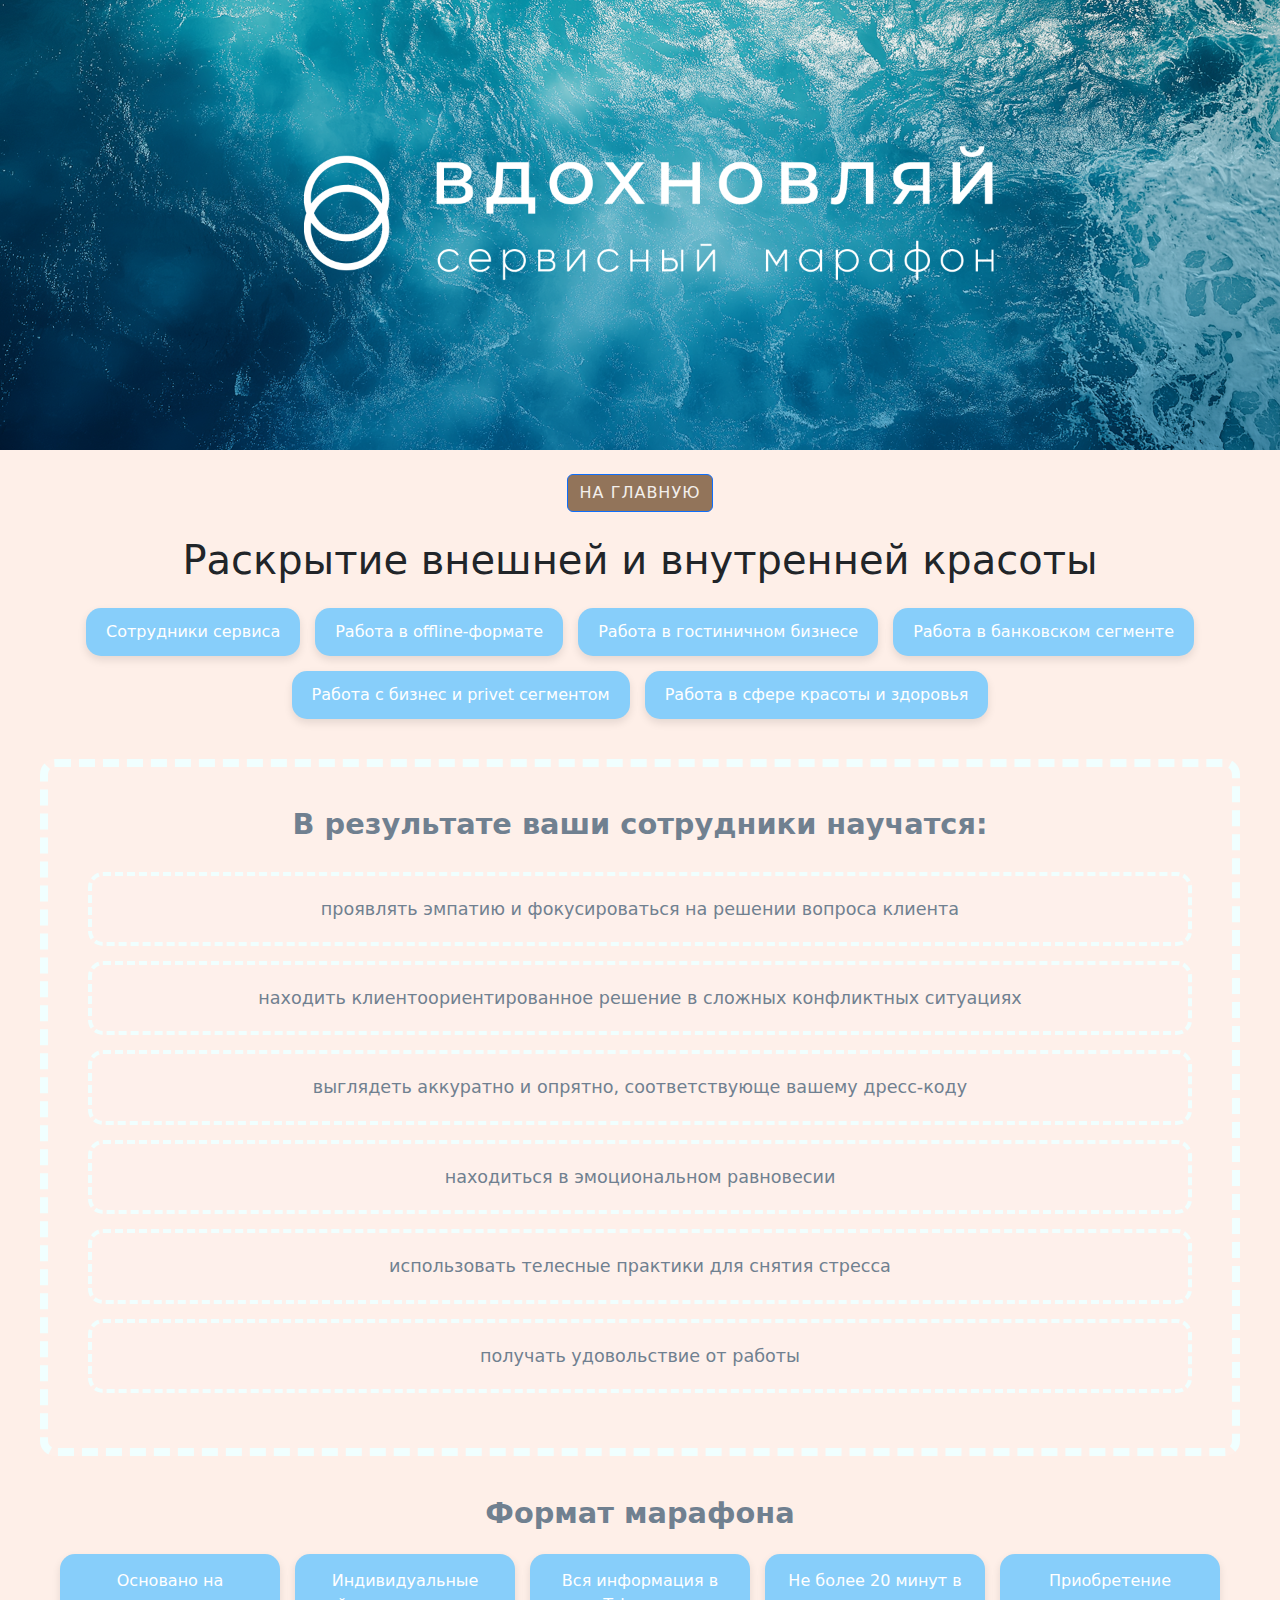
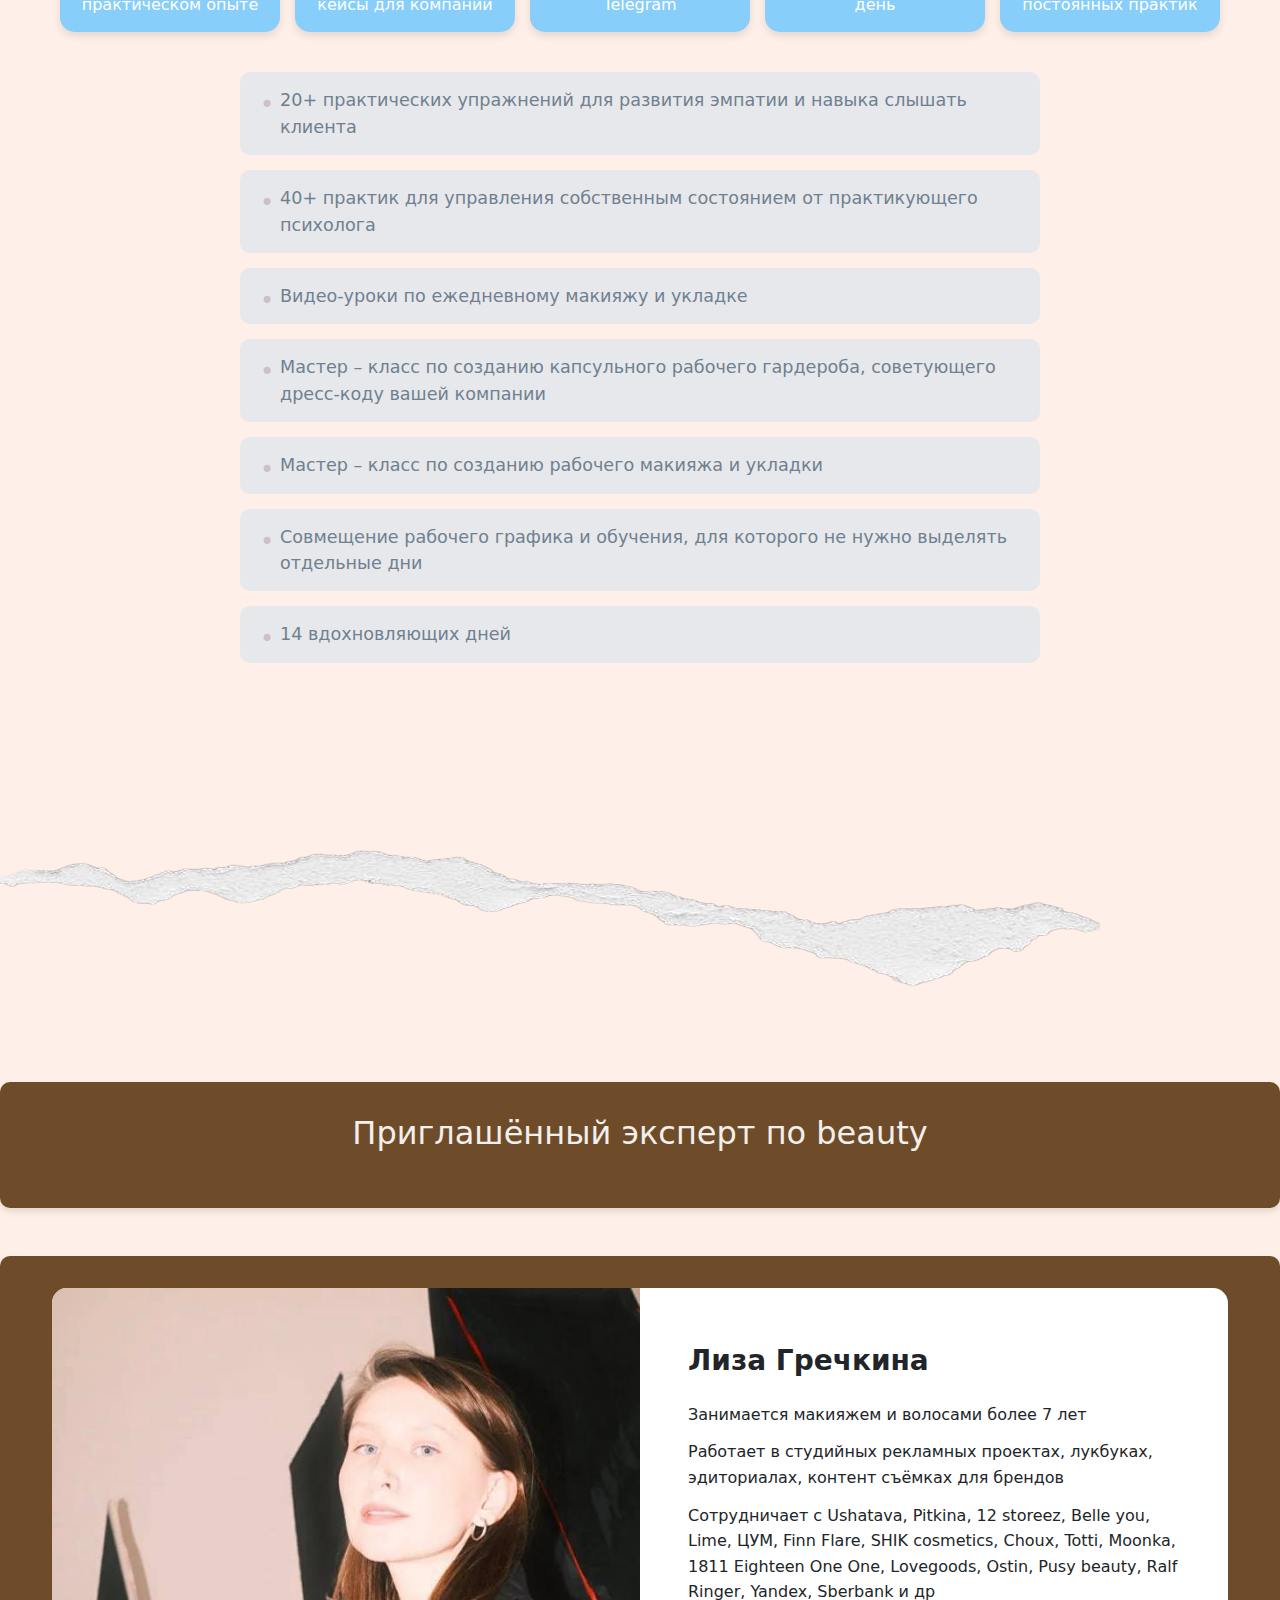
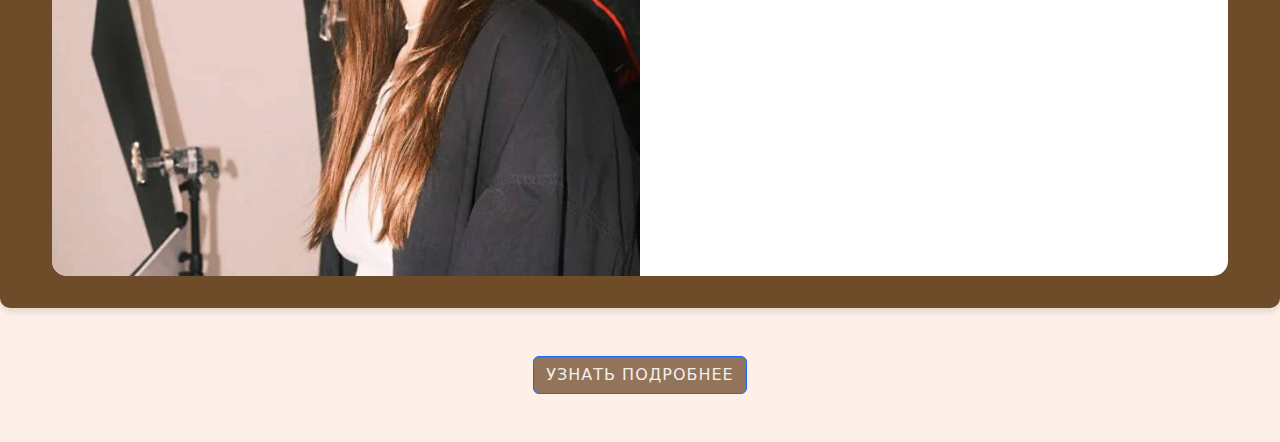
<file: project/venera.html>
<!DOCTYPE html>
<html lang="ru">
<head>
    <meta charset="UTF-8">
    <meta name="viewport" content="width=device-width, initial-scale=1.0">
    <title>Вдохновляй</title>
    <link rel="stylesheet" href="styles.css">
    <link href="https://cdn.jsdelivr.net/npm/bootstrap@5.3.0/dist/css/bootstrap.min.css" rel="stylesheet">
    <!-- Подключаем шрифты -->
    <link href="https://fonts.googleapis.com/css2?family=Montserrat:wght@500&display=swap" rel="stylesheet">
    <style>
        /* Стили для шапки */
        #header-lite {
            position: relative;
            height: 50vh;
            min-height: 400px;
            display: flex;
            justify-content: center;
            align-items: center;
            overflow: hidden;
        }
        
        #header-lite::before {
            display: none;
        }
        
        .background-image-page3 {
            position: absolute;
            top: 0;
            left: 0;
            width: 100%;
            height: 100%;
            background-image: url('img/pupupu.png');
            background-size: cover;
            background-position: center;
            z-index: 0;
        }
            
        /* Основные стили */
        .main-title {
            text-align: center;
            color: #708090;
            margin: 40px 0;
            font-size: 2.5rem;
            font-weight: 600;
        }
        
        .sub-title {
            text-align: center;
            color: #708090;
            margin-bottom: 30px;
            font-size: 1.8rem;
            font-weight: 500;
        }

        /* Стили для тегов */
        .tags-container {
            display: flex;
            flex-wrap: wrap;
            justify-content: center;
            gap: 15px;
            margin-bottom: 40px;
        }
        
        .tag {
            background-color: #87CEFA;
            border-radius: 15px;
            padding: 12px 20px;
            color: #fff;
            font-weight: 500;
            transition: all 0.3s ease;
            box-shadow: 0 4px 8px rgba(0,0,0,0.1);
        }
        
        .tag:hover {
            transform: translateY(-3px);
            box-shadow: 0 6px 12px rgba(0,0,0,0.15);
        }

        /* Стили для списка с пунктиром */
        .dashed-block-container {
            width: 100%;
            max-width: 1200px;
            margin: 40px auto;
            border: 8px dashed #F0FFFF;
            border-radius: 15px;
            padding: 40px;
            background: rgba(255, 255, 255, 0.1);
        }
        
        .dashed-list {
            list-style: none;
            padding: 0;
            margin: 0;
        }
        
        .dashed-list-item {
            border: 4px dashed #F0FFFF;
            border-radius: 15px;
            padding: 20px;
            margin: 15px 0;
            color: #708090;
            font-size: 1.1rem;
            font-weight: 500;
            text-align: center;
            transition: all 0.3s ease;
            background: rgba(255, 255, 255, 0.05);
        }
        
        .dashed-list-item:hover {
            transform: translateY(-3px);
            box-shadow: 0 4px 8px rgba(0, 0, 0, 0.1);
            background: rgba(255, 255, 255, 0.1);
        }
                .dashed-block-title {
            text-align: center;
            color: #708090;
            margin-bottom: 30px;
            font-size: 1.8rem;
            font-weight: 600;
            width: 100%;
        }

        /* Стили для блока формата марафона (как на других страницах) */
        .marathon-format {
            max-width: 1200px;
            margin: 0 auto;
            padding: 0 20px;
        }
        
        .marathon-format h2 {
            text-align: center;
            color: #708090;
            margin-bottom: 40px;
            font-size: 1.8rem;
            font-weight: 600;
        }
        
        .format-cards {
            display: flex;
            flex-wrap: wrap;
            justify-content: center;
            gap: 15px;
            margin-bottom: 40px;
        }
        
        .format-card {
            background-color: #87CEFA;
            border-radius: 15px;
            padding: 15px 20px;
            min-width: 200px;
            text-align: center;
            color: #fff;
            font-weight: 500;
            transition: all 0.3s ease;
            box-shadow: 0 4px 8px rgba(0,0,0,0.1);
            flex: 1;
            max-width: 250px;
        }
        
        .format-card:hover {
            transform: translateY(-5px);
            box-shadow: 0 8px 16px rgba(0,0,0,0.15);
            background-color: #6CB8EE;
        }
        
        .format-details {
            display: flex;
            flex-direction: column;
            gap: 15px;
            max-width: 800px;
            margin: 0 auto;
        }
        
        .format-detail {
            background-color: rgba(135, 206, 250, 0.2);;
            border-radius: 10px;
            padding: 15px 20px;
            color: #708090;
            font-size: 1.1rem;
            position: relative;
            padding-left: 40px;
        }
        
        .format-detail::before {
            content: "•";
            position: absolute;
            left: 20px;
            color: #CEBFCD;
            font-size: 1.5rem;
        }


    </style>
</head>
<body>
    <!-- Шапка -->
    <header id="header-lite">
        <div class="background-image-page3"></div>
    </header>

    <!-- Кнопка "На главную" -->
    <div class="text-center my-4">
        <a href="index.html" class="btn btn-primary">На главную</a>
    </div>

    <!-- Основной контент -->
        <h1 class="text-center mb-4">Раскрытие внешней и внутренней красоты</h1>
        
        <!-- Теги -->
        <div class="tags-container" style="display: flex; flex-wrap: wrap; justify-content: center; gap: 15px; margin: 0 auto; max-width: 1200px;">
    <div class="tag" style="display: flex; align-items: center; justify-content: center;">Сотрудники сервиса</div>
    <div class="tag" style="display: flex; align-items: center; justify-content: center;">Работа в offline-формате</div>

    <div class="tag" style="display: flex; align-items: center; justify-content: center;">Работа в гостиничном бизнесе</div>
         <div class="tag" style="display: flex; align-items: center; justify-content: center;">Работа в банковском сегменте</div>
    <div class="tag" style="display: flex; align-items: center; justify-content: center;">Работа с бизнес и privet сегментом</div>
    <div class="tag" style="display: flex; align-items: center; justify-content: center;">Работа в сфере красоты и здоровья</div>
   
</div>

        <!-- Список с пунктиром -->
        <div class="dashed-block-container">
            <ul class="dashed-list">
                <h2 class="dashed-block-title">В результате ваши сотрудники научатся:</h2>
                <li class="dashed-list-item">проявлять эмпатию и фокусироваться на решении вопроса клиента</li>
                <li class="dashed-list-item">находить клиентоориентированное решение в сложных конфликтных ситуациях</li>
                <li class="dashed-list-item">выглядеть аккуратно и опрятно, соответствующе вашему дресс-коду</li>
                <li class="dashed-list-item">находиться в эмоциональном равновесии</li>
                <li class="dashed-list-item">использовать телесные практики для снятия стресса</li>
                <li class="dashed-list-item">получать удовольствие от работы</li>
            </ul>

        </div>

        <!-- Формат марафона -->
        <section class="marathon-format">
            <h2 class="text-center mb-4">Формат марафона</h2>
            
            <!-- Теги формата -->
            <div class="format-cards">
                <div class="format-card">Основано на практическом опыте</div>
                <div class="format-card">Индивидуальные кейсы для компании</div>
                <div class="format-card">Вся информация в Telegram</div>
                <div class="format-card">Не более 20 минут в день</div>
                <div class="format-card">Приобретение постоянных практик</div>
            </div>
            
            <!-- Список деталей -->
            <div class="format-details">
                <div class="format-detail">20+ практических упражнений для развития эмпатии и навыка слышать клиента</div>
                <div class="format-detail">40+ практик для управления собственным состоянием от практикующего психолога</div>
                <div class="format-detail">Видео-уроки по ежедневному макияжу и укладке</div>
                <div class="format-detail">Мастер – класс по созданию капсульного рабочего гардероба, советующего дресс-коду вашей компании</div>
                <div class="format-detail">Мастер – класс по созданию рабочего макияжа и укладки</div>
                <div class="format-detail">Совмещение рабочего графика и обучения, для которого не нужно выделять отдельные дни</div>
                <div class="format-detail">14 вдохновляющих дней</div>
            </div>
        </section>

<div class="full-width-image-wrapper">
        <img src="img/razriv.png" alt="Описание изображения" class="full-width-image">
    </div>
    <!-- Модальное окно для увеличенного изображения -->
    <div id="modal" class="modal">
        <span class="close">&times;</span>
        <img class="modal-content" id="modal-img">
    </div>
     <div class="author h2">
        <h2 class="text-center mb-4"> Приглашённый эксперт по beauty</h2>
        </div>

    <!-- Блок "Автор марафона" -->
<section class="author my-5">
    <div class="container" style="max-width: 1200px; margin: 0 auto;">
        <div class="author-container" style="background: white; border-radius: 15px; overflow: hidden;">
            <div class="row align-items-stretch g-0">
                <!-- Фото автора (левая часть) -->
                <div class="col-md-6">
                    <img src="img/liza.jpg" alt="Лиза" 
                         class="img-fluid h-100" 
                         style="object-fit: cover; display: block;">
                </div>
                <!-- Текст об авторе (правая часть) -->
                <div class="col-md-6 p-4 p-lg-5">
                    <h3 class="author-title"></h3>
                    <h3 class="author-name mb-4"><strong>Лиза Гречкина</strong></h3>
                    <ul class="author-details">
                        <li>Занимается макияжем и волосами более 7 лет</li>
                        <li>Работает в студийных рекламных проектах, лукбуках, эдиториалах, контент съёмках для брендов</li>
                        <li>Сотрудничает с Ushatava, Pitkina, 12 storeez, Belle you, Lime, ЦУМ, Finn Flare, SHIK cosmetics, Choux, Totti, Moonka, 1811 Eighteen One One, Lovegoods, Ostin, Pusy beauty, Ralf Ringer, Yandex, Sberbank и др</li>

                    </ul>
                </div>
            </div>
        </div>
    </div>
</section>
        <!-- Кнопка "Узнать подробнее" -->
        <div class="text-center my-5">
            <a href="t.me/annagubanna" class="btn btn-primary">Узнать подробнее</a>
        </div>
    </main>

    <!-- Подвал -->
    
    <script>
        // Анимация появления элементов
        document.addEventListener('DOMContentLoaded', () => {
            const elements = document.querySelectorAll('.tag, .dashed-list-item, .format-card, .format-detail');
            const observer = new IntersectionObserver((entries) => {
                entries.forEach(entry => {
                    if (entry.isIntersecting) {
                        entry.target.classList.add('visible');
                    }
                });
            }, { threshold: 0.1 });

            elements.forEach(el => observer.observe(el));
        });
    </script>
</body>
</html>
</file>
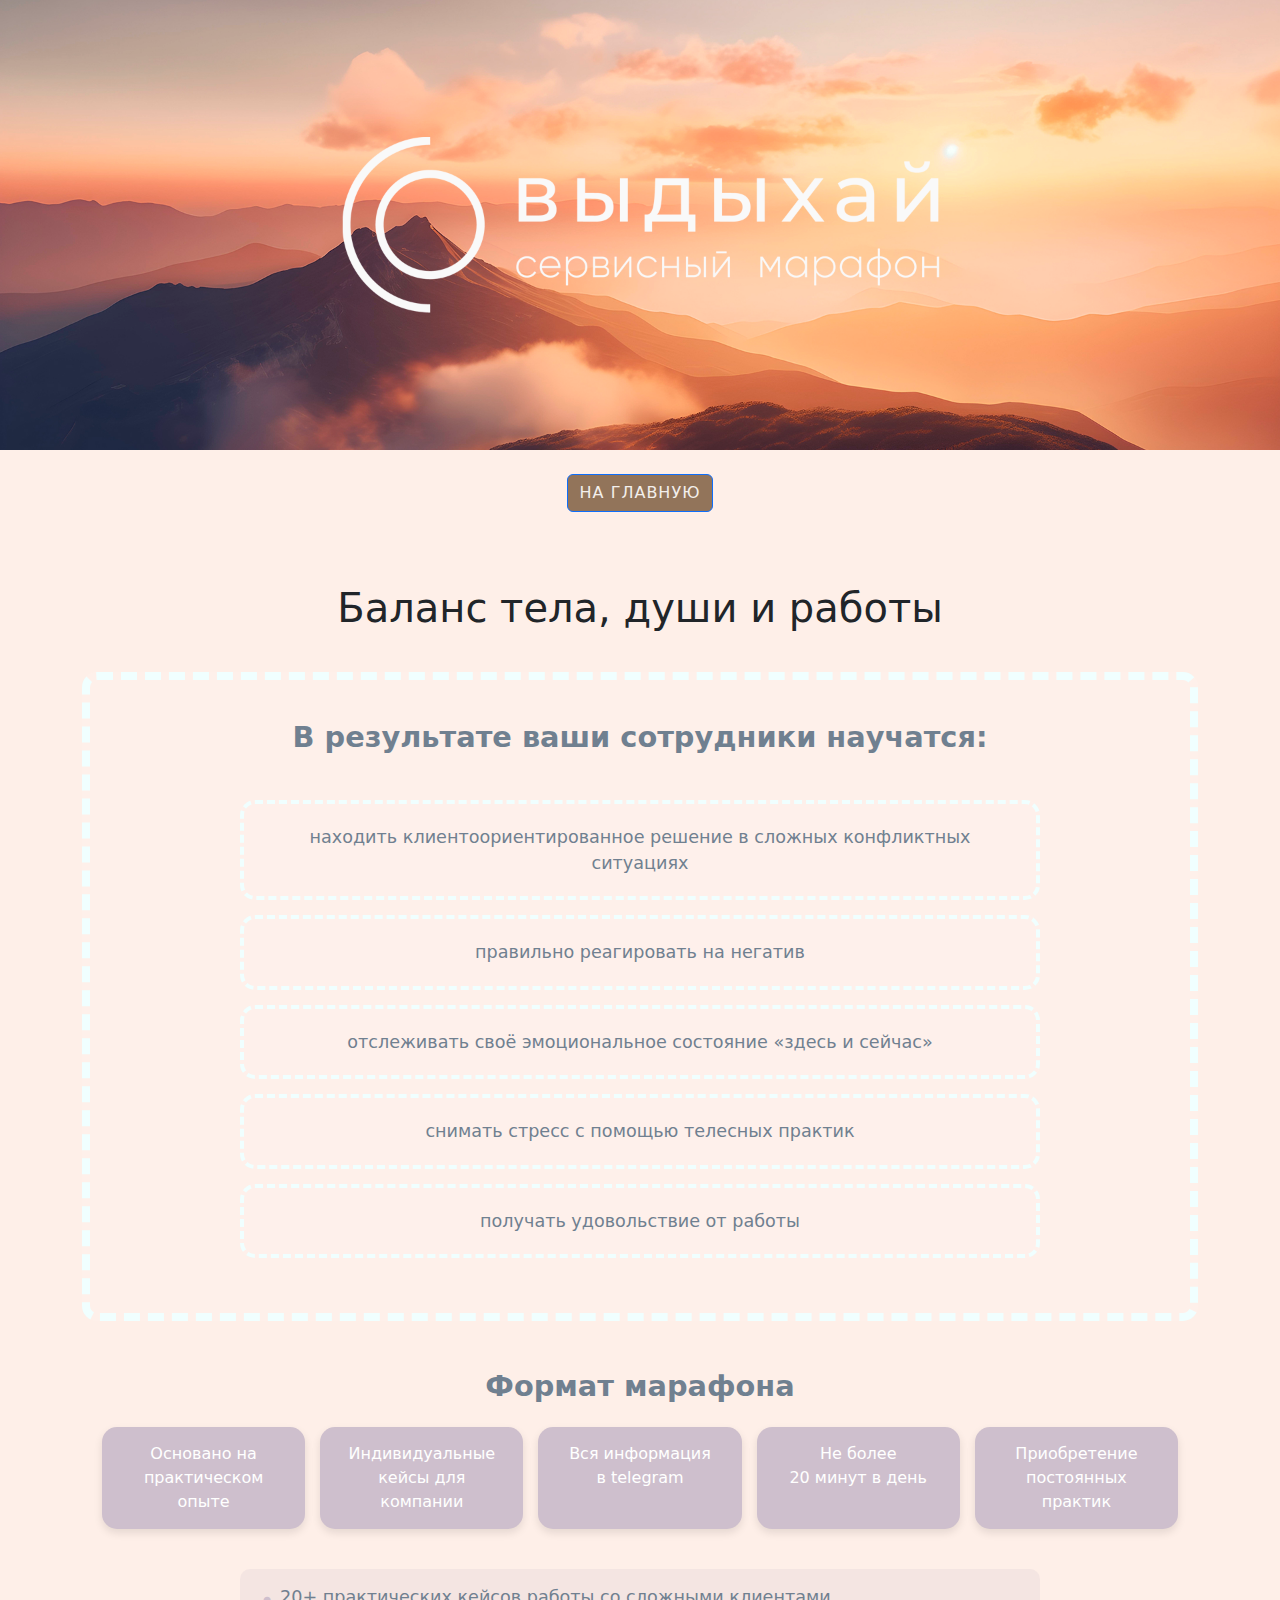
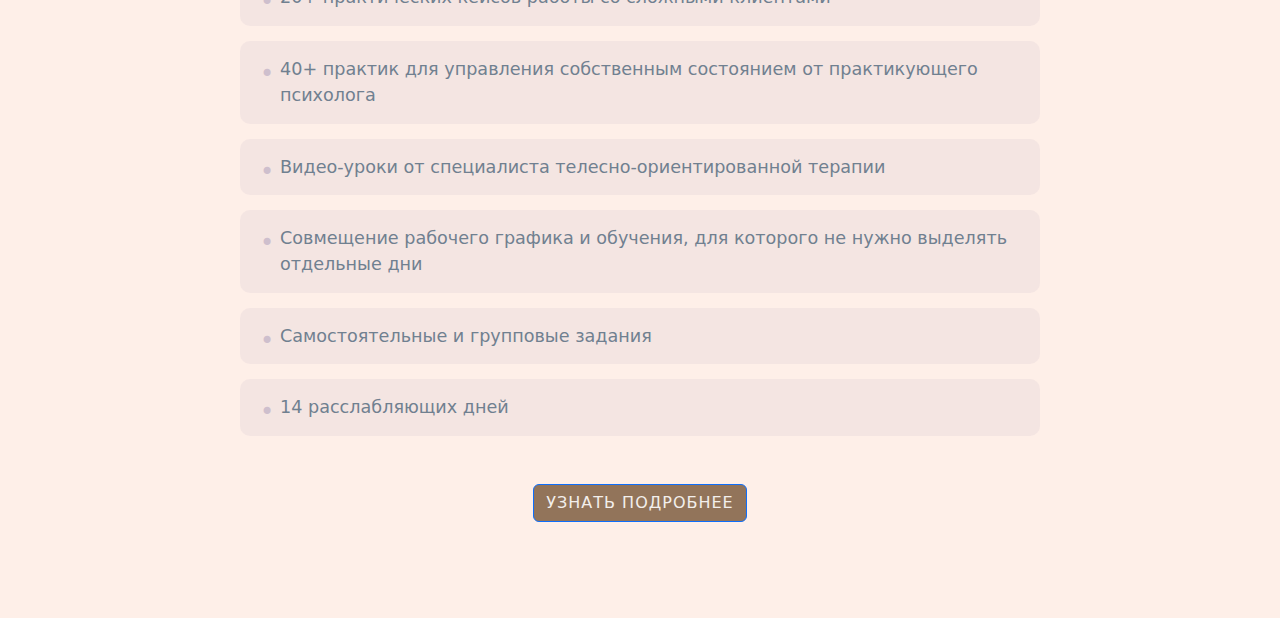
<file: project/vydihay.html>
<!DOCTYPE html>
<html lang="ru">
<head>
    <meta charset="UTF-8">
    <meta name="viewport" content="width=device-width, initial-scale=1.0">
    <title>Выдыхай</title>
    <link rel="stylesheet" href="styles.css">
    <link href="https://cdn.jsdelivr.net/npm/bootstrap@5.3.0/dist/css/bootstrap.min.css" rel="stylesheet">
    <!-- Подключаем шрифты -->
    <link href="https://fonts.googleapis.com/css2?family=Montserrat:wght@500&display=swap" rel="stylesheet">
    <style>
        /* Полностью переопределяем стили шапки для этой страницы */
        #header-lite {
            position: relative;
            height: 50vh;
            min-height: 400px;
            display: flex;
            justify-content: center;
            align-items: center;
            overflow: hidden;
        }
        
        #header-lite::before {
            display: none; /* Убираем затемнение */
        }
        
        .background-image-page2 {
            position: absolute;
            top: 0;
            left: 0;
            width: 100%;
            height: 100%;
            background-image: url('img/pu.png');
            background-size: cover;
            background-position: center;
            z-index: 0;
        }

        /* Стили для основного блока с пунктирной рамкой (такая же ширина как у "Три ключевых уровня") */
        .dashed-block-container {
            width: 100%;
            max-width: 1200px; /* Такая же максимальная ширина */
            margin: 40px auto;
            border: 8px dashed #F0FFFF;
            border-radius: 15px;
            padding: 40px;
            background: rgba(255, 255, 255, 0.1);
            display: flex;
            flex-direction: column;
            justify-content: center;
            align-items: center;
        }

        /* Стили для списка с пунктирными рамками */
        .dashed-list {
            list-style: none;
            padding: 0;
            margin: 0;
            width: 100%;
            max-width: 800px;
        }

        .dashed-list-item {
            border: 4px dashed #F0FFFF;
            border-radius: 15px;
            padding: 20px;
            margin: 15px 0;
            color: #708090;
            font-size: 1.1rem;
            font-weight: 500;
            text-align: center;
            transition: all 0.3s ease;
            background: rgba(255, 255, 255, 0.05);
        }

        .dashed-list-item:hover {
            transform: translateY(-3px);
            box-shadow: 0 4px 8px rgba(0, 0, 0, 0.1);
            background: rgba(255, 255, 255, 0.1);
        }

        /* Стили для заголовка внутри блока */
        .dashed-block-title {
            text-align: center;
            color: #708090;
            margin-bottom: 30px;
            font-size: 1.8rem;
            font-weight: 600;
            width: 100%;
        }

        /* Новые стили для блока "Формат марафона" */
        .marathon-format {
            max-width: 1200px;
            margin: 0 auto;
            padding: 0 20px;
        }
        
        .marathon-format h2 {
            text-align: center;
            color: #708090;
            margin-bottom: 40px;
            font-size: 1.8rem;
            font-weight: 600;
        }
        
        .format-cards {
            display: flex;
            flex-wrap: wrap;
            justify-content: center;
            gap: 15px;
            margin-bottom: 40px;
        }
        
        .format-card {
            background-color: #CEBFCD;
            border-radius: 15px;
            padding: 15px 20px;
            min-width: 200px;
            text-align: center;
            color: #fff;
            font-weight: 500;
            transition: all 0.3s ease;
            box-shadow: 0 4px 8px rgba(0,0,0,0.1);
            flex: 1;
            max-width: 250px;
        }
        
        .format-card:hover {
            transform: translateY(-5px);
            box-shadow: 0 8px 16px rgba(0,0,0,0.15);
            background-color: #b8a9b6;
        }
        
        .format-details {
            display: flex;
            flex-direction: column;
            gap: 15px;
            max-width: 800px;
            margin: 0 auto;
        }
        
        .format-detail {
            background-color: rgba(206, 191, 205, 0.2);
            border-radius: 10px;
            padding: 15px 20px;
            color: #708090;
            font-size: 1.1rem;
            position: relative;
            padding-left: 40px;
        }
        
        .format-detail::before {
            content: "•";
            position: absolute;
            left: 20px;
            color: #CEBFCD;
            font-size: 1.5rem;
        }

        /* Адаптация для мобильных */
        @media (max-width: 768px) {
            .dashed-block-container {
                padding: 20px;
                border-width: 10px;
            }
            
            .dashed-list-item {
                padding: 15px;
                font-size: 1rem;
                margin: 10px 0;
            }
            
            .dashed-block-title {
                font-size: 1.5rem;
                margin-bottom: 20px;
            }
            
            .format-cards {
                flex-direction: column;
                align-items: center;
            }
            
            .format-card {
                max-width: 100%;
                width: 100%;
            }
            
            .format-detail {
                font-size: 1rem;
                padding-left: 35px;
            }
        }

        @media (max-width: 480px) {
            .dashed-block-container {
                padding: 15px;
                border-width: 8px;
            }
            
            .dashed-list-item {
                padding: 12px;
                font-size: 0.95rem;
            }
            
            .dashed-block-title {
                font-size: 1.3rem;
            }
            
            .format-detail {
                font-size: 0.95rem;
                padding-left: 30px;
            }
        }
    </style>
</head>
<body>
    <!-- Шапка с переопределенными стилями -->
    <header id="header-lite">
        <!-- Фон шапки без затемнения -->
        <div class="background-image-page2"></div>
    </header>

    <!-- Кнопка "На главную" -->
    <div class="text-center my-4">
        <a href="index.html" class="btn btn-primary">На главную</a>
    </div>

    <!-- Основной контент -->
    <main class="container py-5">
        <h1 class="text-center mb-4">Баланс тела, души и работы</h1>

        <!-- Блок с результатами -->
        <section class="results">
            <div class="dashed-block-container">
                <h2 class="dashed-block-title">В результате ваши сотрудники научатся:</h2>
                <ul class="dashed-list">
                    <li class="dashed-list-item">находить клиентоориентированное решение в сложных конфликтных ситуациях</li>
                    <li class="dashed-list-item">правильно реагировать на негатив</li>
                    <li class="dashed-list-item">отслеживать своё эмоциональное состояние «здесь и сейчас»</li>
                    <li class="dashed-list-item">снимать стресс с помощью телесных практик</li>
                    <li class="dashed-list-item">получать удовольствие от работы</li>
                </ul>
            </div>
        </section>

        <!-- Формат марафона -->
        <section class="marathon-format my-5">
            <h2 class="text-center mb-4">Формат марафона</h2>
            
            <!-- Прямоугольные карточки в одну строку -->
<div class="format-cards">
    <div class="format-card">Основано на практическом опыте</div>
    <div class="format-card">Индивидуальные кейсы для компании</div>
    <div class="format-card multiline">Вся информация<br>в telegram</div>
    <div class="format-card multiline">Не более<br>20 минут в день</div>
    <div class="format-card">Приобретение постоянных практик</div>
</div>
            
            <!-- Детали формата -->
            <div class="format-details">
                <div class="format-detail">20+ практических кейсов работы со сложными клиентами</div>
                <div class="format-detail">40+ практик для управления собственным состоянием от практикующего психолога</div>
                <div class="format-detail">Видео-уроки от специалиста телесно-ориентированной терапии</div>
                <div class="format-detail">Совмещение рабочего графика и обучения, для которого не нужно выделять отдельные дни</div>
                <div class="format-detail">Самостоятельные и групповые задания</div>
                <div class="format-detail">14 расслабляющих дней</div>
            </div>
        </section>

        <!-- Кнопка "Узнать подробнее" -->
        <div class="text-center my-5">
            <a href="https://t.me/annagubanna" target="_blank" class="btn btn-primary">Узнать подробнее</a>
        </div>
    </main>



    <script>
        // Анимация появления элементов
        document.addEventListener('DOMContentLoaded', () => {
            const cards = document.querySelectorAll('.format-card, .format-detail');
            const observer = new IntersectionObserver((entries) => {
                entries.forEach(entry => {
                    if (entry.isIntersecting) {
                        entry.target.classList.add('visible');
                    }
                });
            }, { threshold: 0.1 });

            cards.forEach(card => observer.observe(card));
        });
    </script>
</body>
</html>
</file>
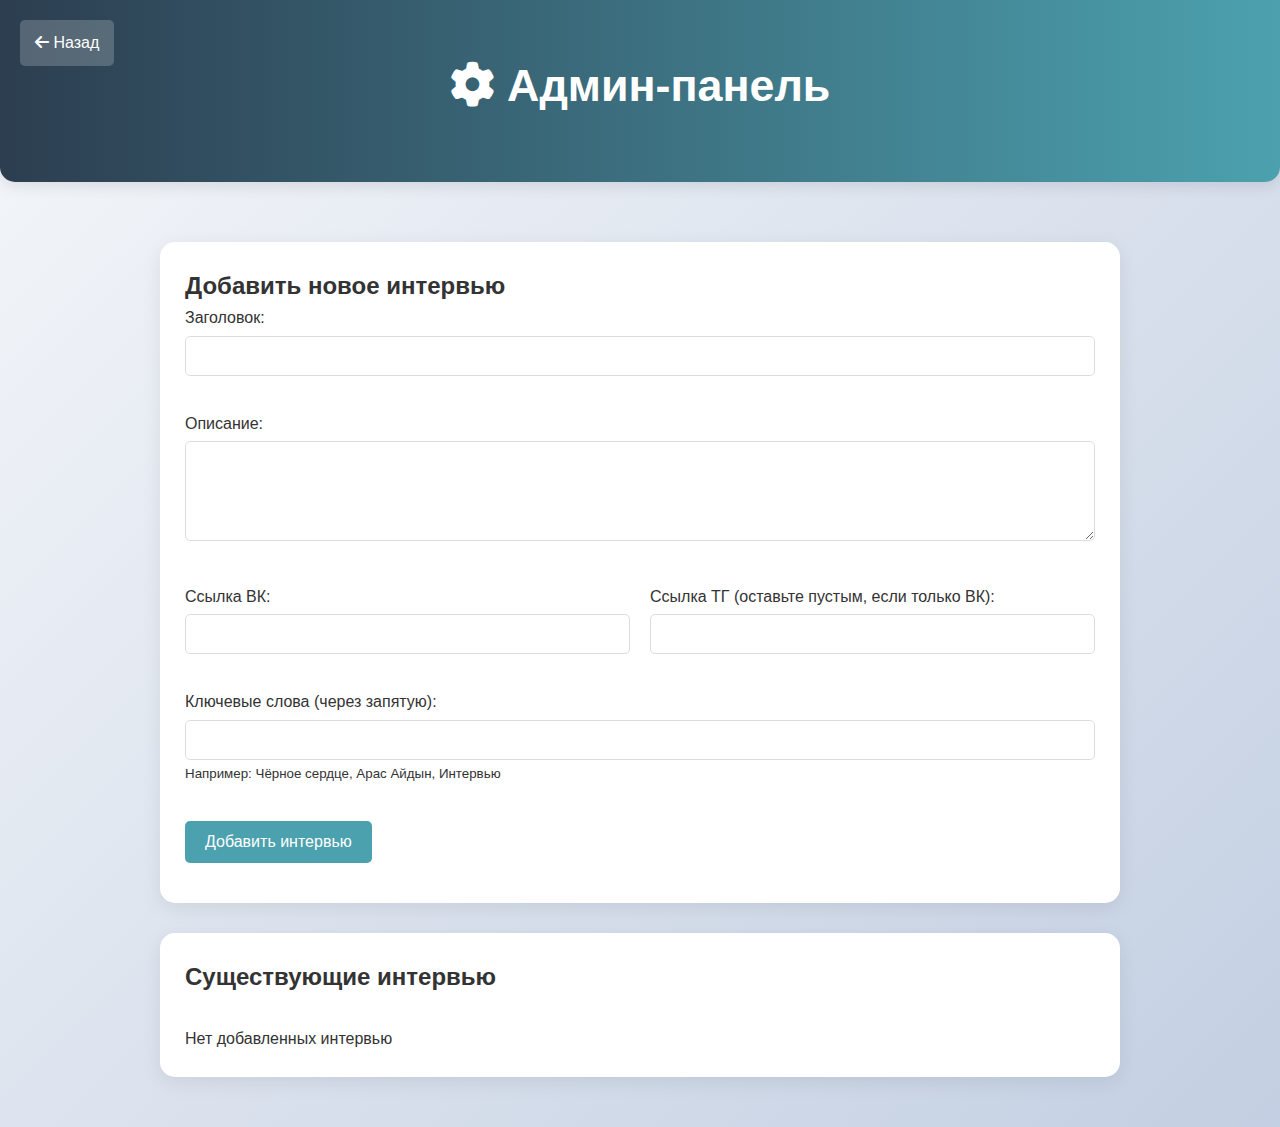
<file: pupupu/admin.html>
<!DOCTYPE html>
<html lang="ru">
<head>
    <meta charset="UTF-8">
    <meta name="viewport" content="width=device-width, initial-scale=1.0">
    <title>Админ-панель - Архив интервью</title>
    <link rel="stylesheet" href="https://cdnjs.cloudflare.com/ajax/libs/font-awesome/6.4.0/css/all.min.css">
    <style>
        * {
            box-sizing: border-box;
            margin: 0;
            padding: 0;
            font-family: 'Segoe UI', Tahoma, Geneva, Verdana, sans-serif;
        }
        
        body {
            background: linear-gradient(135deg, #f5f7fa 0%, #c3cfe2 100%);
            color: #333;
            line-height: 1.6;
            min-height: 100vh;
            padding: 0;
        }
        
        .container {
            max-width: 1000px;
            margin: 0 auto;
            padding: 20px;
        }
        
        header {
            background: linear-gradient(90deg, #2c3e50 0%, #4ca1af 100%);
            color: white;
            padding: 30px 20px;
            text-align: center;
            border-radius: 0 0 15px 15px;
            box-shadow: 0 4px 15px rgba(0, 0, 0, 0.1);
            margin-bottom: 40px;
            position: relative;
        }
        
        h1 {
            font-size: 2.8rem;
            margin-bottom: 10px;
            font-weight: 700;
        }
        
        .back-btn {
            position: absolute;
            top: 20px;
            left: 20px;
            background: rgba(255, 255, 255, 0.2);
            color: white;
            padding: 10px 15px;
            border-radius: 5px;
            text-decoration: none;
            transition: all 0.3s;
        }
        
        .back-btn:hover {
            background: rgba(255, 255, 255, 0.3);
        }
        
        .admin-panel {
            background: white;
            padding: 25px;
            border-radius: 15px;
            box-shadow: 0 5px 20px rgba(0, 0, 0, 0.08);
            margin-bottom: 30px;
        }
        
        .admin-form {
            display: grid;
            grid-template-columns: 1fr 1fr;
            gap: 20px;
        }
        
        .form-group {
            margin-bottom: 15px;
        }
        
        .form-group label {
            display: block;
            margin-bottom: 5px;
            font-weight: 500;
        }
        
        .form-group input,
        .form-group textarea {
            width: 100%;
            padding: 10px;
            border: 1px solid #ddd;
            border-radius: 5px;
            font-size: 16px;
        }
        
        .form-group textarea {
            min-height: 100px;
            resize: vertical;
        }
        
        .full-width {
            grid-column: 1 / -1;
        }
        
        .submit-btn {
            background: #4ca1af;
            color: white;
            border: none;
            padding: 12px 20px;
            border-radius: 5px;
            cursor: pointer;
            font-size: 16px;
            transition: background 0.3s;
        }
        
        .submit-btn:hover {
            background: #2c3e50;
        }
        
        .admin-controls {
            display: flex;
            justify-content: space-between;
            margin-top: 20px;
        }
        
        .interview-list {
            display: grid;
            grid-template-columns: repeat(auto-fill, minmax(300px, 1fr));
            gap: 20px;
            margin-top: 30px;
        }
        
        .interview-item {
            background: white;
            border-radius: 10px;
            padding: 15px;
            box-shadow: 0 3px 10px rgba(0, 0, 0, 0.08);
            border-left: 4px solid #4ca1af;
        }
        
        .interview-title {
            font-size: 16px;
            font-weight: 700;
            margin-bottom: 8px;
            color: #2c3e50;
        }
        
        .interview-keywords {
            display: flex;
            flex-wrap: wrap;
            gap: 5px;
            margin-bottom: 10px;
        }
        
        .keyword {
            background: #f0f7fa;
            color: #4ca1af;
            padding: 3px 8px;
            border-radius: 15px;
            font-size: 11px;
        }
        
        .delete-btn {
            background: #e74c3c;
            color: white;
            border: none;
            padding: 5px 10px;
            border-radius: 3px;
            cursor: pointer;
            font-size: 12px;
            margin-top: 10px;
        }
        
        @media (max-width: 768px) {
            .admin-form {
                grid-template-columns: 1fr;
            }
            
            .interview-list {
                grid-template-columns: 1fr;
            }
        }
    </style>
</head>
<body>
    <header>
        <div class="container">
            <a href="index.html" class="back-btn"><i class="fas fa-arrow-left"></i> Назад</a>
            <h1><i class="fas fa-cog"></i> Админ-панель</h1>
        </div>
    </header>
    
    <div class="container">
        <section class="admin-panel">
            <h2>Добавить новое интервью</h2>
            <form id="interviewForm" class="admin-form">
                <div class="form-group full-width">
                    <label for="title">Заголовок:</label>
                    <input type="text" id="title" required>
                </div>
                
                <div class="form-group full-width">
                    <label for="description">Описание:</label>
                    <textarea id="description" required></textarea>
                </div>
                
                <div class="form-group">
                    <label for="link1">Ссылка ВК:</label>
                    <input type="url" id="link1" required>
                </div>
                
                <div class="form-group">
                    <label for="link2">Ссылка ТГ (оставьте пустым, если только ВК):</label>
                    <input type="url" id="link2">
                </div>
                
                <div class="form-group full-width">
                    <label for="keywords">Ключевые слова (через запятую):</label>
                    <input type="text" id="keywords" required>
                    <small>Например: Чёрное сердце, Арас Айдын, Интервью</small>
                </div>
                
                <div class="form-group full-width">
                    <button type="submit" class="submit-btn">Добавить интервью</button>
                </div>
            </form>
        </section>
        
        <section class="admin-panel">
            <h2>Существующие интервью</h2>
            <div class="interview-list" id="existingInterviews">
                <!-- Список интервью будет загружен здесь -->
            </div>
        </section>
    </div>

    <script>
        // Загружаем интервью из localStorage
        let interviews = JSON.parse(localStorage.getItem('interviews')) || [];
        
        // Функция для отображения существующих интервью
        function displayExistingInterviews() {
            const container = document.getElementById('existingInterviews');
            container.innerHTML = '';
            
            if (interviews.length === 0) {
                container.innerHTML = '<p>Нет добавленных интервью</p>';
                return;
            }
            
            interviews.forEach((interview, index) => {
                const item = document.createElement('div');
                item.className = 'interview-item';
                
                item.innerHTML = `
                    <div class="interview-title">${interview.title}</div>
                    <div class="interview-keywords">
                        ${interview.keywords.map(kw => `<span class="keyword">${kw}</span>`).join('')}
                    </div>
                    <button class="delete-btn" data-index="${index}">Удалить</button>
                `;
                
                container.appendChild(item);
            });
            
            // Добавляем обработчики для кнопок удаления
            document.querySelectorAll('.delete-btn').forEach(btn => {
                btn.addEventListener('click', function() {
                    const index = parseInt(this.getAttribute('data-index'));
                    if (confirm('Вы уверены, что хотите удалить это интервью?')) {
                        interviews.splice(index, 1);
                        localStorage.setItem('interviews', JSON.stringify(interviews));
                        displayExistingInterviews();
                    }
                });
            });
        }
        
        // Обработка отправки формы
        document.getElementById('interviewForm').addEventListener('submit', function(e) {
            e.preventDefault();
            
            const newInterview = {
                title: document.getElementById('title').value,
                description: document.getElementById('description').value,
                link1: document.getElementById('link1').value,
                link2: document.getElementById('link2').value || '',
                keywords: document.getElementById('keywords').value.split(',').map(kw => kw.trim())
            };
            
            interviews.push(newInterview);
            localStorage.setItem('interviews', JSON.stringify(interviews));
            
            // Очищаем форму
            this.reset();
            
            // Обновляем список интервью
            displayExistingInterviews();
            
            alert('Интервью успешно добавлено!');
        });
        
        // Инициализация при загрузке страницы
        document.addEventListener('DOMContentLoaded', displayExistingInterviews);
    </script>
</body>
</html>
</file>
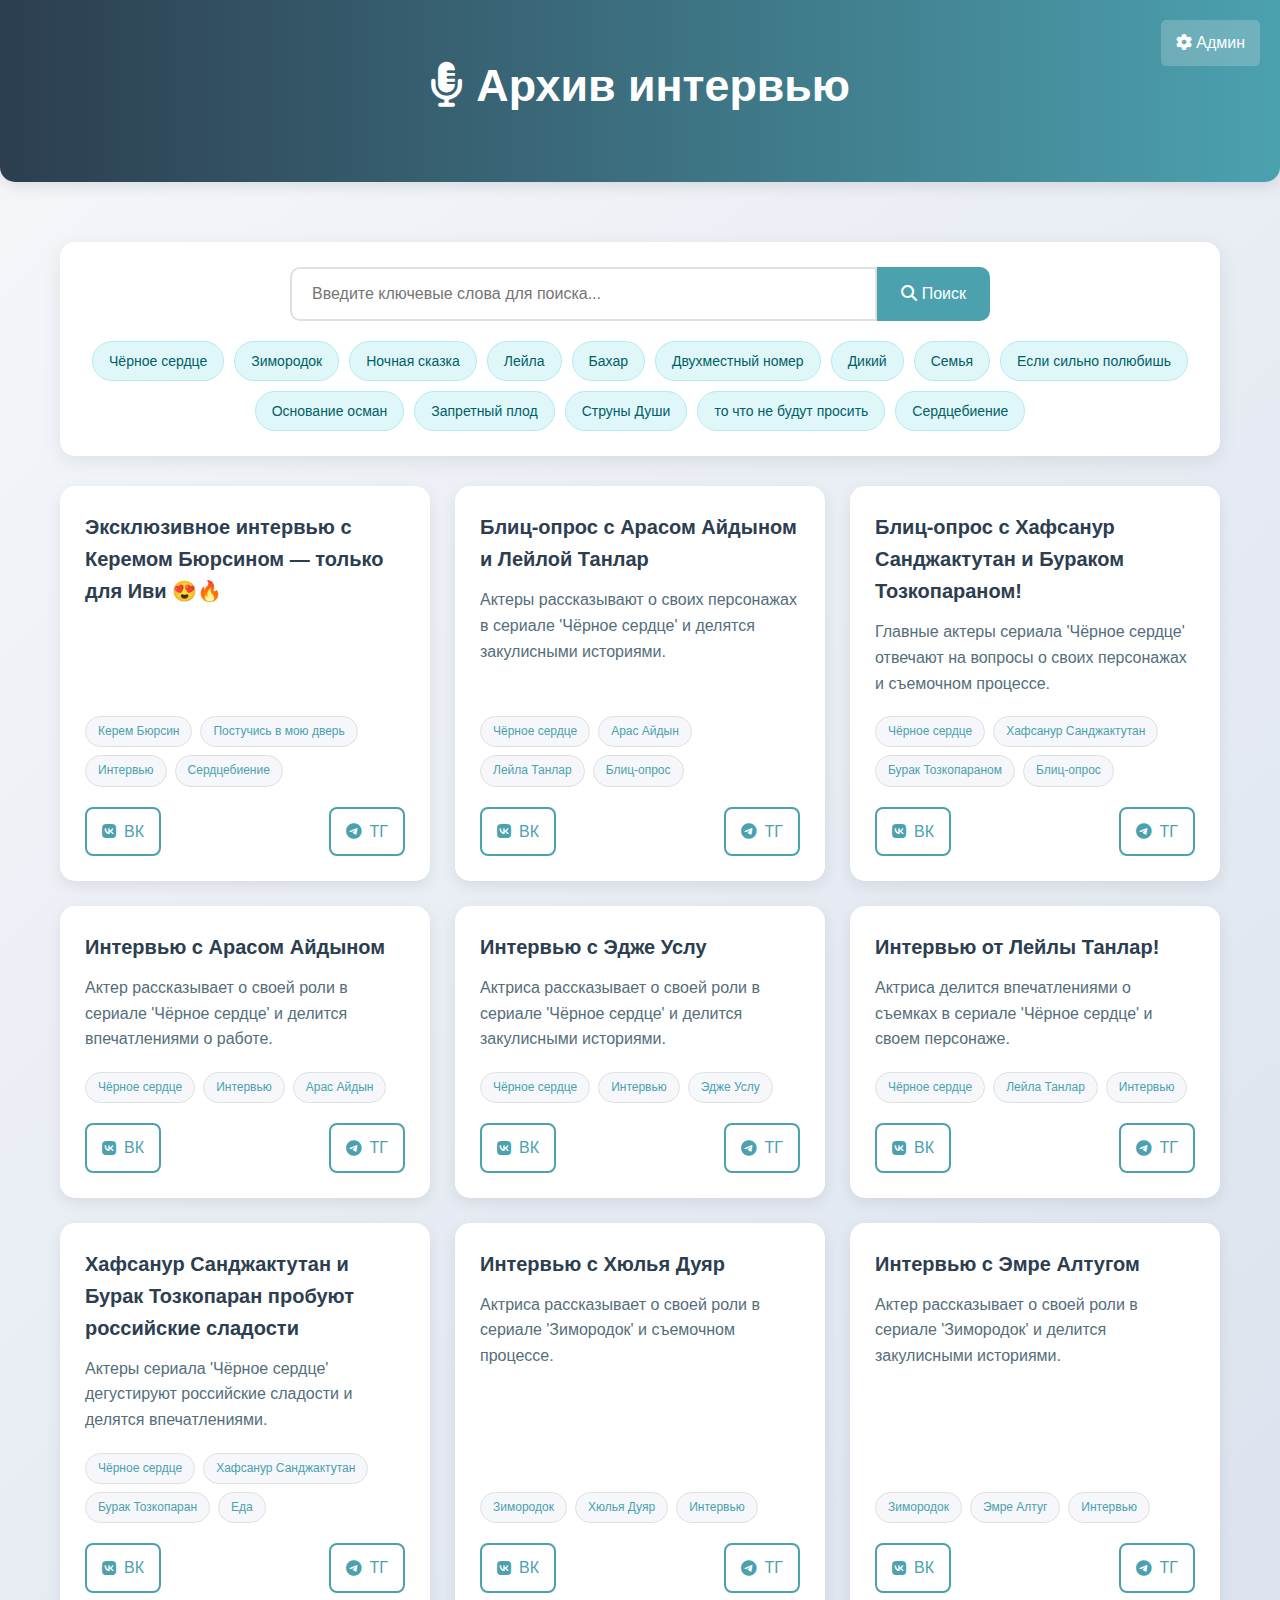
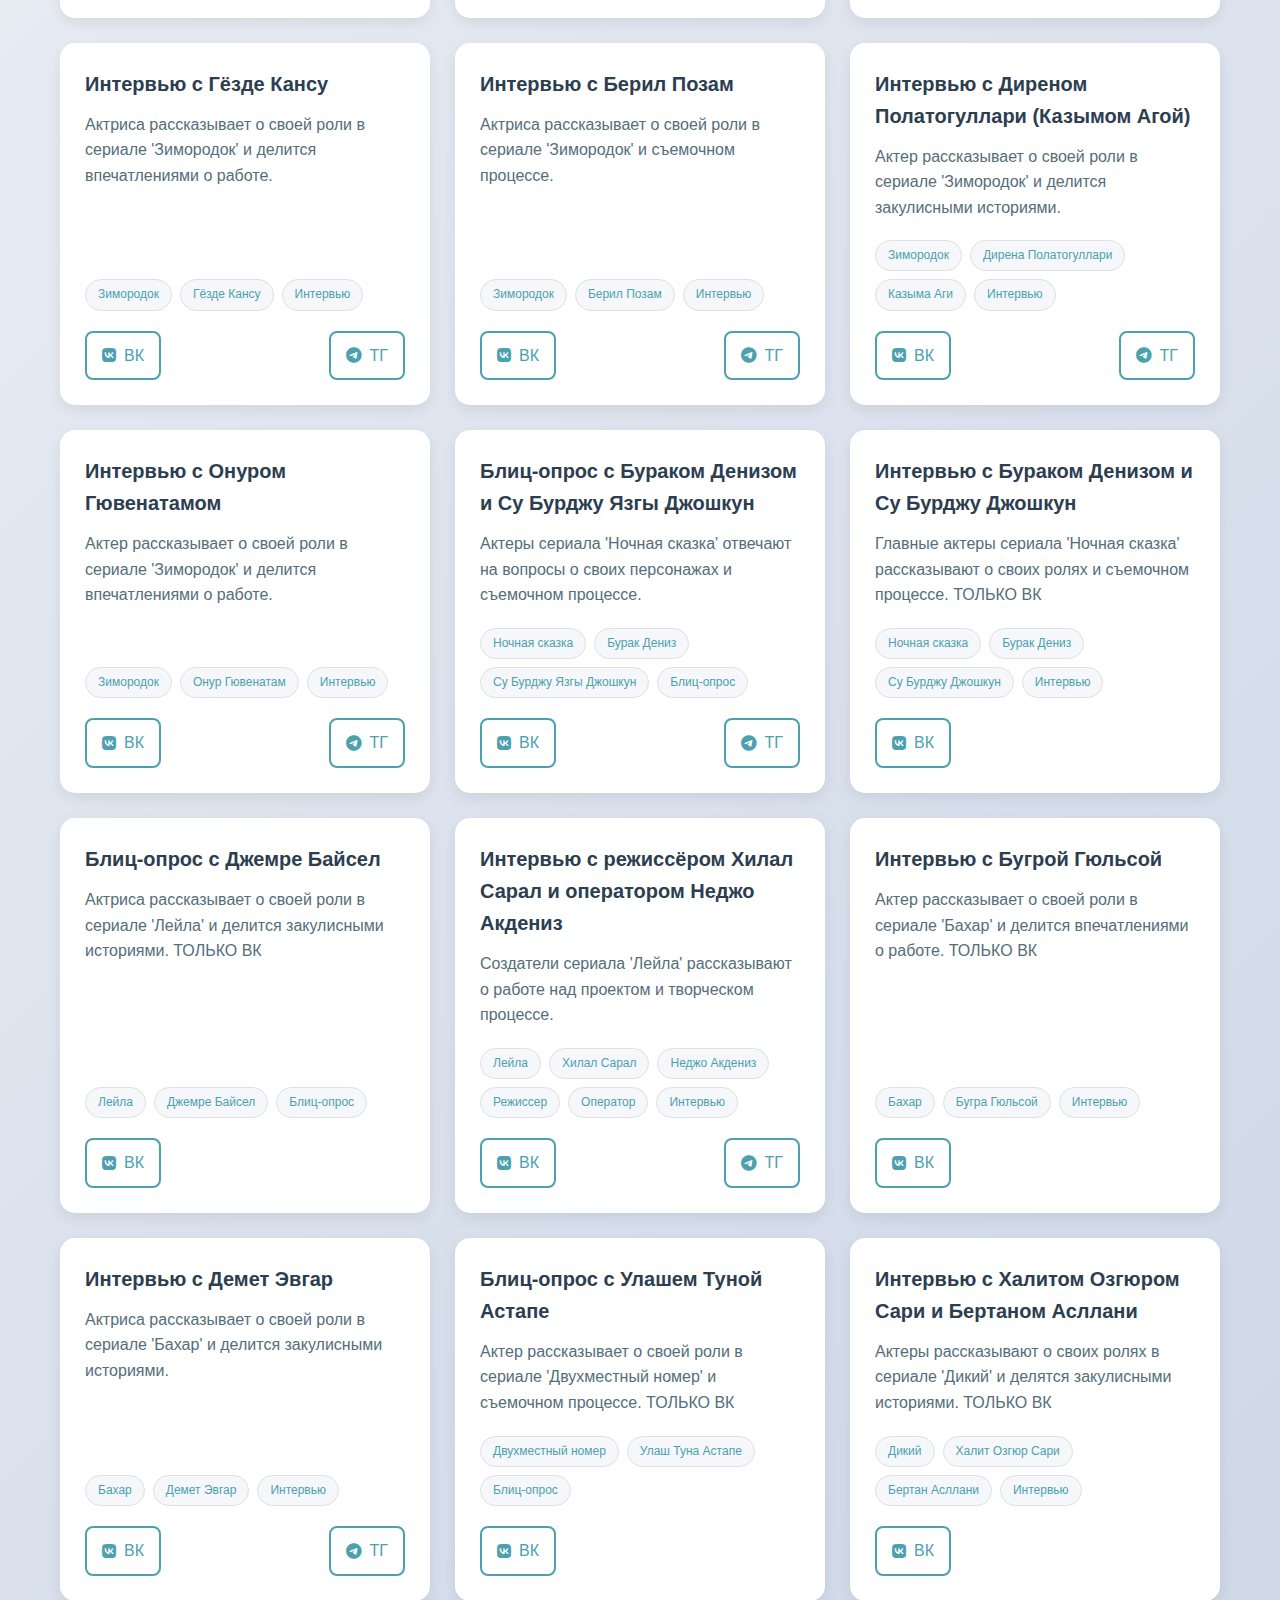
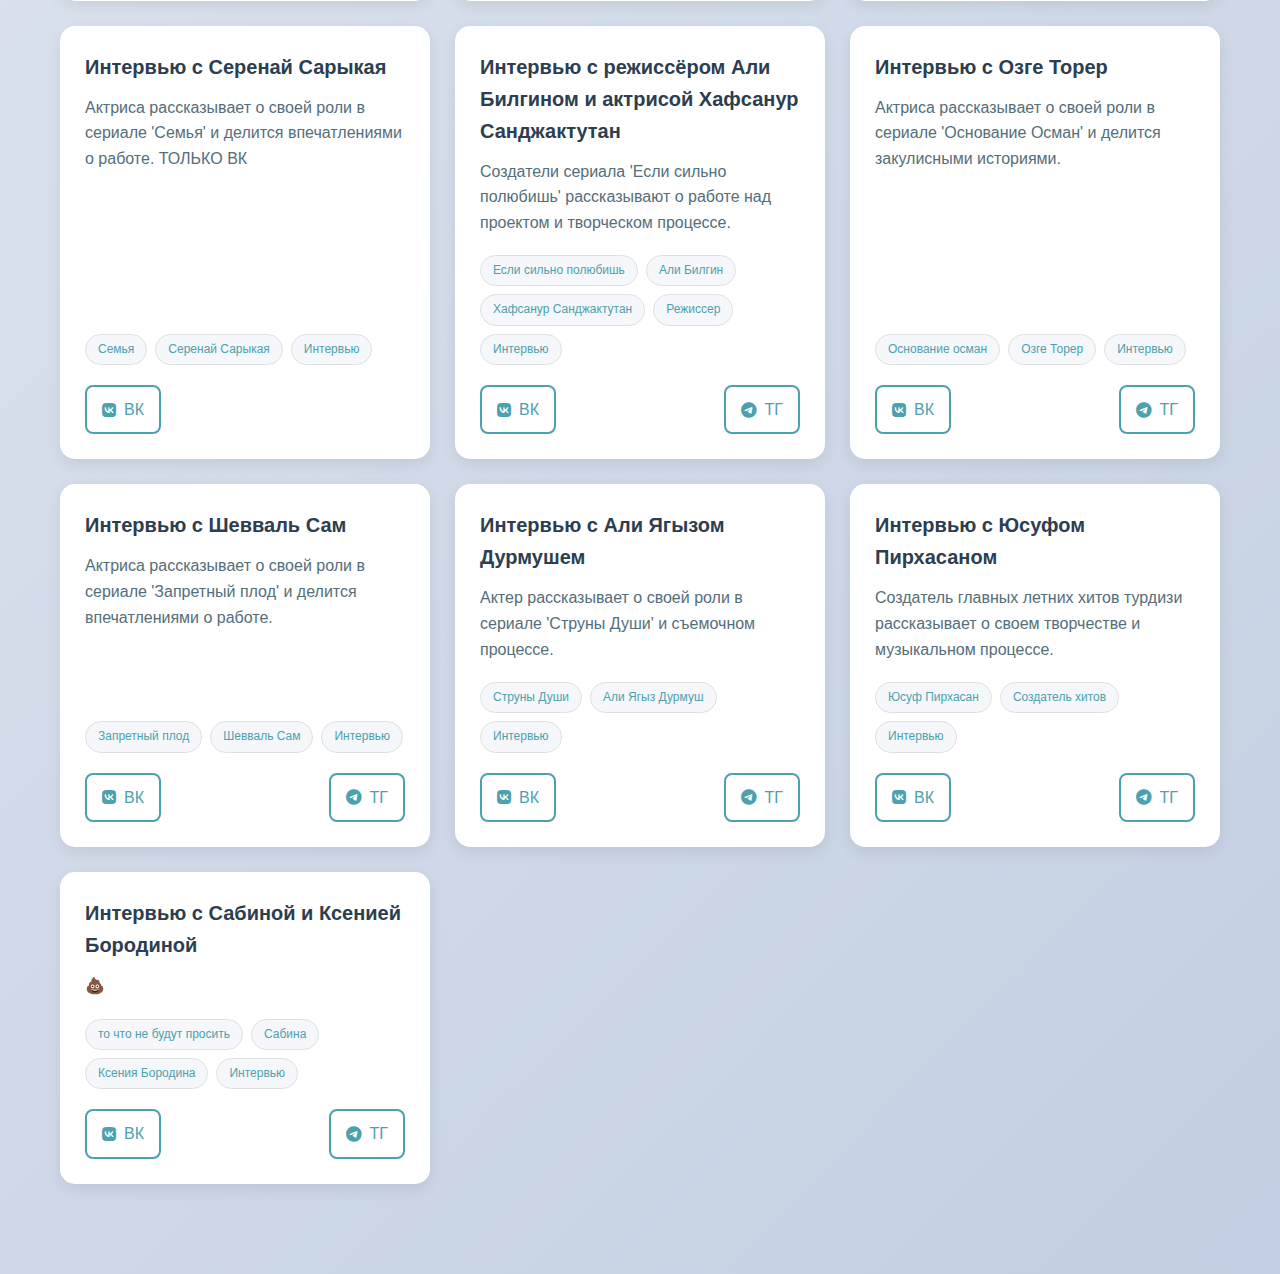
<file: pupupu/kotiki.html>
<!DOCTYPE html>
<html lang="ru">
<head>
    <meta charset="UTF-8">
    <meta name="viewport" content="width=device-width, initial-scale=1.0">
    <title>Архив интервью</title>
    <link rel="stylesheet" href="https://cdnjs.cloudflare.com/ajax/libs/font-awesome/6.4.0/css/all.min.css">
    <style>
        * {
            box-sizing: border-box;
            margin: 0;
            padding: 0;
            font-family: 'Segoe UI', Tahoma, Geneva, Verdana, sans-serif;
        }
        
        body {
            background: linear-gradient(135deg, #f5f7fa 0%, #c3cfe2 100%);
            color: #333;
            line-height: 1.6;
            min-height: 100vh;
            padding: 0;
        }
        
        .container {
            max-width: 1200px;
            margin: 0 auto;
            padding: 20px;
        }
        
        header {
            background: linear-gradient(90deg, #2c3e50 0%, #4ca1af 100%);
            color: white;
            padding: 30px 20px;
            text-align: center;
            border-radius: 0 0 15px 15px;
            box-shadow: 0 4px 15px rgba(0, 0, 0, 0.1);
            margin-bottom: 40px;
            position: relative;
        }
        
        h1 {
            font-size: 2.8rem;
            margin-bottom: 10px;
            font-weight: 700;
        }
        
        .admin-btn {
            position: absolute;
            top: 20px;
            right: 20px;
            background: rgba(255, 255, 255, 0.2);
            color: white;
            padding: 10px 15px;
            border-radius: 5px;
            text-decoration: none;
            transition: all 0.3s;
        }
        
        .admin-btn:hover {
            background: rgba(255, 255, 255, 0.3);
        }
        
        .search-section {
            background: white;
            padding: 25px;
            border-radius: 15px;
            box-shadow: 0 5px 20px rgba(0, 0, 0, 0.08);
            margin-bottom: 30px;
        }
        
        .search-container {
            display: flex;
            max-width: 700px;
            margin: 0 auto;
        }
        
        #searchInput {
            padding: 16px 20px;
            flex-grow: 1;
            border: 2px solid #e0e0e0;
            border-radius: 10px 0 0 10px;
            font-size: 16px;
            transition: border-color 0.3s;
        }
        
        #searchInput:focus {
            outline: none;
            border-color: #4ca1af;
        }
        
        #searchButton {
            padding: 16px 24px;
            background: #4ca1af;
            color: white;
            border: none;
            border-radius: 0 10px 10px 0;
            cursor: pointer;
            font-size: 16px;
            transition: background 0.3s;
        }
        
        #searchButton:hover {
            background: #2c3e50;
        }
        
        .tags-container {
            display: flex;
            flex-wrap: wrap;
            gap: 10px;
            margin-top: 20px;
            justify-content: center;
        }
        
        .tag {
            background: #e0f7fa;
            color: #006064;
            padding: 8px 16px;
            border-radius: 50px;
            font-size: 14px;
            cursor: pointer;
            transition: all 0.3s;
            border: 1px solid #b2ebf2;
        }
        
        .tag:hover {
            background: #4ca1af;
            color: white;
            transform: translateY(-2px);
        }
        
        .interview-list {
            display: grid;
            grid-template-columns: repeat(auto-fill, minmax(350px, 1fr));
            gap: 25px;
            margin-bottom: 50px;
        }
        
        .interview-item {
            background: white;
            border-radius: 15px;
            padding: 25px;
            box-shadow: 0 5px 15px rgba(0, 0, 0, 0.08);
            transition: all 0.3s ease;
            display: flex;
            flex-direction: column;
            height: 100%;
        }
        
        .interview-item:hover {
            transform: translateY(-5px);
            box-shadow: 0 12px 20px rgba(0, 0, 0, 0.15);
        }
        
        .interview-title {
            font-size: 20px;
            font-weight: 700;
            margin-bottom: 12px;
            color: #2c3e50;
        }
        
        .interview-description {
            margin-bottom: 20px;
            color: #546e7a;
            flex-grow: 1;
        }
        
        .interview-tags {
            display: flex;
            flex-wrap: wrap;
            gap: 8px;
            margin-bottom: 20px;
        }
        
        .interview-tag {
            background: #f5f7fa;
            color: #4ca1af;
            padding: 5px 12px;
            border-radius: 20px;
            font-size: 12px;
            cursor: pointer;
            transition: all 0.2s;
            border: 1px solid #e0e0e0;
        }
        
        .interview-tag:hover {
            background: #4ca1af;
            color: white;
        }
        
        .interview-links {
            display: flex;
            justify-content: space-between;
            margin-top: auto;
        }
        
        .interview-links a {
            color: #4ca1af;
            text-decoration: none;
            padding: 10px 15px;
            border: 2px solid #4ca1af;
            border-radius: 8px;
            transition: all 0.3s ease;
            display: flex;
            align-items: center;
            gap: 8px;
            font-weight: 500;
        }
        
        .interview-links a:hover {
            background: #4ca1af;
            color: white;
            transform: translateY(-2px);
            box-shadow: 0 5px 10px rgba(76, 161, 175, 0.3);
        }
        
        .no-results {
            text-align: center;
            padding: 40px;
            font-size: 18px;
            color: #666;
            grid-column: 1 / -1;
            background: white;
            border-radius: 15px;
            box-shadow: 0 5px 15px rgba(0, 0, 0, 0.08);
        }
        
        .no-results i {
            font-size: 48px;
            color: #ccc;
            margin-bottom: 15px;
        }
        
        .highlight {
            background: #fff8e1;
            padding: 2px 5px;
            border-radius: 4px;
        }
        
        footer {
            height: 20px;
        }
        
        /* Стили для админ-панели */
        .admin-panel {
            background: white;
            padding: 25px;
            border-radius: 15px;
            box-shadow: 0 5px 20px rgba(0, 0, 0, 0.08);
            margin-bottom: 30px;
        }
        
        .admin-form {
            display: grid;
            grid-template-columns: 1fr 1fr;
            gap: 20px;
        }
        
        .form-group {
            margin-bottom: 15px;
        }
        
        .form-group label {
            display: block;
            margin-bottom: 5px;
            font-weight: 500;
        }
        
        .form-group input,
        .form-group textarea {
            width: 100%;
            padding: 10px;
            border: 1px solid #ddd;
            border-radius: 5px;
            font-size: 16px;
        }
        
        .form-group textarea {
            min-height: 100px;
            resize: vertical;
        }
        
        .full-width {
            grid-column: 1 / -1;
        }
        
        .submit-btn {
            background: #4ca1af;
            color: white;
            border: none;
            padding: 12px 20px;
            border-radius: 5px;
            cursor: pointer;
            font-size: 16px;
            transition: background 0.3s;
        }
        
        .submit-btn:hover {
            background: #2c3e50;
        }
        
        .admin-controls {
            display: flex;
            justify-content: space-between;
            margin-top: 20px;
        }
        
        .back-btn {
            background: #6c757d;
            color: white;
            text-decoration: none;
            padding: 10px 15px;
            border-radius: 5px;
            display: inline-block;
        }
        
        @media (max-width: 768px) {
            .interview-list {
                grid-template-columns: 1fr;
            }
            
            .search-container {
                flex-direction: column;
            }
            
            #searchInput {
                border-radius: 10px;
                margin-bottom: 10px;
            }
            
            #searchButton {
                border-radius: 10px;
            }
            
            .admin-form {
                grid-template-columns: 1fr;
            }
        }
    </style>
</head>
<body>
    <header>
        <div class="container">
            <h1><i class="fas fa-microphone-alt"></i> Архив интервью</h1>
            <a href="admin.html" class="admin-btn"><i class="fas fa-cog"></i> Админ</a>
        </div>
    </header>
    
    <div class="container">
        <section class="search-section">
            <div class="search-container">
                <input type="text" id="searchInput" placeholder="Введите ключевые слова для поиска...">
                <button id="searchButton"><i class="fas fa-search"></i> Поиск</button>
            </div>
            
            <div class="tags-container">
                <div class="tag" data-tag="Чёрное сердце">Чёрное сердце</div>
                <div class="tag" data-tag="Зимородок">Зимородок</div>
                <div class="tag" data-tag="Ночная сказка">Ночная сказка</div>
                <div class="tag" data-tag="Лейла">Лейла</div>
                <div class="tag" data-tag="Бахар">Бахар</div>
                <div class="tag" data-tag="Двухместный номер">Двухместный номер</div>
                <div class="tag" data-tag="Дикий">Дикий</div>
                <div class="tag" data-tag="Семья">Семья</div>
                <div class="tag" data-tag="Если сильно полюбишь">Если сильно полюбишь</div>
                <div class="tag" data-tag="Основание осман">Основание осман</div>
                <div class="tag" data-tag="За запретный плод">Запретный плод</div>
                <div class="tag" data-tag="Струны Души">Струны Души</div>
                <div class="tag" data-tag="то что не будут просить">то что не будут просить</div>
                <div class="tag" data-tag="Сердцебиение">Сердцебиение</div>
            </div>
        </section>
        
        <div class="interview-list" id="interviewList">
            <!-- Интервью будут добавлены через JavaScript -->
        </div>
    </div>
    
    <footer></footer>

    <script>
        // Данные интервью
        let interviews = [
            {
                title: "Эксклюзивное интервью с Керемом Бюрсином — только для Иви 😍🔥",
                description: "",
                link1: "https://vk.com/wall-221529593_72367",
                link2: "https://t.me/ivi_turk/5604",
                keywords: ["Керем Бюрсин", "Постучись в мою дверь", "Интервью", "Сердцебиение"]
            },
            {
                title: "Блиц-опрос с Арасом Айдыном и Лейлой Танлар",
                description: "Актеры рассказывают о своих персонажах в сериале 'Чёрное сердце' и делятся закулисными историями.",
                link1: "https://vk.com/wall-221529593_65725",
                link2: "https://t.me/ivi_turk/5316",
                keywords: ["Чёрное сердце", "Арас Айдын", "Лейла Танлар", "Блиц-опрос"]
            },
            {
                title: "Блиц-опрос с Хафсанур Санджактутан и Бураком Тозкопараном!",
                description: "Главные актеры сериала 'Чёрное сердце' отвечают на вопросы о своих персонажах и съемочном процессе.",
                link1: "https://vk.com/wall-221529593_59989",
                link2: "https://t.me/ivi_turk/4996",
                keywords: ["Чёрное сердце", "Хафсанур Санджактутан", "Бурак Тозкопараном", "Блиц-опрос"]
            },
            {
                title: "Интервью с Арасом Айдыном",
                description: "Актер рассказывает о своей роли в сериале 'Чёрное сердце' и делится впечатлениями о работе.",
                link1: "https://vk.com/wall-221529593_63276",
                link2: "https://t.me/ivi_turk/5217",
                keywords: ["Чёрное сердце", "Интервью", "Арас Айдын"]
            },
            {
                title: "Интервью с Эдже Услу",
                description: "Актриса рассказывает о своей роли в сериале 'Чёрное сердце' и делится закулисными историями.",
                link1: "https://vk.com/wall-221529593_62703",
                link2: "https://t.me/ivi_turk/5186",
                keywords: ["Чёрное сердце", "Интервью", "Эдже Услу"]
            },
            {
                title: "Интервью от Лейлы Танлар!",
                description: "Актриса делится впечатлениями о съемках в сериале 'Чёрное сердце' и своем персонаже.",
                link1: "https://vk.com/wall-221529593_60773",
                link2: "https://t.me/ivi_turk/5064",
                keywords: ["Чёрное сердце", "Лейла Танлар", "Интервью"]
            },
            {
                title: "Хафсанур Санджактутан и Бурак Тозкопаран пробуют российские сладости",
                description: "Актеры сериала 'Чёрное сердце' дегустируют российские сладости и делятся впечатлениями.",
                link1: "https://vk.com/wall-221529593_67310",
                link2: "https://t.me/ivi_turk/5391",
                keywords: ["Чёрное сердце", "Хафсанур Санджактутан", "Бурак Тозкопаран", "Еда"]
            },
            {
                title: "Интервью с Хюлья Дуяр",
                description: "Актриса рассказывает о своей роли в сериале 'Зимородок' и съемочном процессе.",
                link1: "https://vk.com/wall-221529593_55687",
                link2: "https://t.me/ivi_turk/4629",
                keywords: ["Зимородок", "Хюлья Дуяр", "Интервью"]
            },
            {
                title: "Интервью с Эмре Алтугом",
                description: "Актер рассказывает о своей роли в сериале 'Зимородок' и делится закулисными историями.",
                link1: "https://vk.com/wall-221529593_55316",
                link2: "https://t.me/ivi_turk/4583",
                keywords: ["Зимородок", "Эмре Алтуг", "Интервью"]
            },
            {
                title: "Интервью с Гёзде Кансу",
                description: "Актриса рассказывает о своей роли в сериале 'Зимородок' и делится впечатлениями о работе.",
                link1: "https://vk.com/wall-221529593_54975",
                link2: "https://t.me/ivi_turk/4536",
                keywords: ["Зимородок", "Гёзде Кансу", "Интервью"]
            },
            {
                title: "Интервью с Берил Позам",
                description: "Актриса рассказывает о своей роли в сериале 'Зимородок' и съемочном процессе.",
                link1: "https://vk.com/wall-221529593_53901",
                link2: "https://t.me/ivi_turk/4328",
                keywords: ["Зимородок", "Берил Позам", "Интервью"]
            },
            {
                title: "Интервью с Диреном Полатогуллари (Казымом Агой)",
                description: "Актер рассказывает о своей роли в сериале 'Зимородок' и делится закулисными историями.",
                link1: "https://vk.com/wall-221529593_53025",
                link2: "https://t.me/ivi_turk/4410",
                keywords: ["Зимородок", "Дирена Полатогуллари", "Казыма Аги", "Интервью"]
            },
            {
                title: "Интервью с Онуром Гювенатамом",
                description: "Актер рассказывает о своей роли в сериале 'Зимородок' и делится впечатлениями о работе.",
                link1: "https://vk.com/wall-221529593_38059",
                link2: "https://t.me/ivi_turk/3398",
                keywords: ["Зимородок", "Онур Гювенатам", "Интервью"]
            },
            {
                title: "Блиц-опрос с Бураком Денизом и Су Бурджу Язгы Джошкун",
                description: "Актеры сериала 'Ночная сказка' отвечают на вопросы о своих персонажах и съемочном процессе.",
                link1: "https://vk.com/wall-221529593_40132",
                link2: "https://t.me/ivi_turk/3516",
                keywords: ["Ночная сказка", "Бурак Дениз", "Су Бурджу Язгы Джошкун", "Блиц-опрос"]
            },
            {
                title: "Интервью с Бураком Денизом и Су Бурджу Джошкун",
                description: "Главные актеры сериала 'Ночная сказка' рассказывают о своих ролях и съемочном процессе. ТОЛЬКО ВК",
                link1: "https://vk.com/wall-221529593_45426",
                link2: "",
                keywords: ["Ночная сказка", "Бурак Дениз", "Су Бурджу Джошкун", "Интервью"]
            },
            {
                title: "Блиц-опрос с Джемре Байсел",
                description: "Актриса рассказывает о своей роли в сериале 'Лейла' и делится закулисными историями. ТОЛЬКО ВК",
                link1: "https://vk.com/wall-221529593_38431",
                link2: "",
                keywords: ["Лейла", "Джемре Байсел", "Блиц-опрос"]
            },
            {
                title: "Интервью с режиссёром Хилал Сарал и оператором Неджо Акдениз",
                description: "Создатели сериала 'Лейла' рассказывают о работе над проектом и творческом процессе.",
                link1: "https://vk.com/wall-221529593_48374",
                link2: "https://t.me/ivi_turk/3956",
                keywords: ["Лейла", "Хилал Сарал", "Неджо Акдениз", "Режиссер", "Оператор", "Интервью"]
            },
            {
                title: "Интервью с Бугрой Гюльсой",
                description: "Актер рассказывает о своей роли в сериале 'Бахар' и делится впечатлениями о работе. ТОЛЬКО ВК",
                link1: "https://vk.com/wall-221529593_21701",
                link2: "",
                keywords: ["Бахар", "Бугра Гюльсой", "Интервью"]
            },
            {
                title: "Интервью с Демет Эвгар",
                description: "Актриса рассказывает о своей роли в сериале 'Бахар' и делится закулисными историями.",
                link1: "https://vk.com/wall-221529593_21253",
                link2: "https://t.me/ivi_turk/1777",
                keywords: ["Бахар", "Демет Эвгар", "Интервью"]
            },
            {
                title: "Блиц-опрос с Улашем Туной Астапе",
                description: "Актер рассказывает о своей роли в сериале 'Двухместный номер' и съемочном процессе. ТОЛЬКО ВК",
                link1: "https://vk.com/wall-221529593_62627",
                link2: "",
                keywords: ["Двухместный номер", "Улаш Туна Астапе", "Блиц-опрос"]
            },
            {
                title: "Интервью с Халитом Озгюром Сари и Бертаном Асллани",
                description: "Актеры рассказывают о своих ролях в сериале 'Дикий' и делятся закулисными историями. ТОЛЬКО ВК",
                link1: "https://vk.com/wall-221529593_30282",
                link2: "",
                keywords: ["Дикий", "Халит Озгюр Сари", "Бертан Асллани", "Интервью"]
            },
            {
                title: "Интервью с Серенай Сарыкая",
                description: "Актриса рассказывает о своей роли в сериале 'Семья' и делится впечатлениями о работе. ТОЛЬКО ВК",
                link1: "https://vk.com/wall-221529593_8535",
                link2: "",
                keywords: ["Семья", "Серенай Сарыкая", "Интервью"]
            },
            {
                title: "Интервью с режиссёром Али Билгином и актрисой Хафсанур Санджактутан",
                description: "Создатели сериала 'Если сильно полюбишь' рассказывают о работе над проектом и творческом процессе.",
                link1: "https://vk.com/wall-221529593_2533",
                link2: "https://t.me/ivi_turk/189",
                keywords: ["Если сильно полюбишь", "Али Билгин", "Хафсанур Санджактутан", "Режиссер", "Интервью"]
            },
            {
                title: "Интервью с Озге Торер",
                description: "Актриса рассказывает о своей роли в сериале 'Основание Осман' и делится закулисными историями.",
                link1: "https://vk.com/wall-221529593_1882",
                link2: "https://t.me/ivi_turk/139",
                keywords: ["Основание осман", "Озге Торер", "Интервью"]
            },
            {
                title: "Интервью с Шевваль Сам",
                description: "Актриса рассказывает о своей роли в сериале 'Запретный плод' и делится впечатлениями о работе.",
                link1: "https://vk.com/wall-221529593_280",
                link2: "https://t.me/ivi_turk/39",
                keywords: ["Запретный плод", "Шевваль Сам", "Интервью"]
            },
            {
                title: "Интервью с Али Ягызом Дурмушем",
                description: "Актер рассказывает о своей роли в сериале 'Струны Души' и съемочном процессе.",
                link1: "https://vk.com/wall-221529593_69359",
                link2: "https://t.me/ivi_turk/5452",
                keywords: ["Струны Души", "Али Ягыз Дурмуш", "Интервью"]
            },
            {
                title: "Интервью с Юсуфом Пирхасаном",
                description: "Создатель главных летних хитов турдизи рассказывает о своем творчестве и музыкальном процессе.",
                link1: "https://vk.com/wall-221529593_68421",
                link2: "https://t.me/ivi_turk/5431",
                keywords: ["Юсуф Пирхасан", "Создатель хитов", "Интервью"]
            },
            {
                title: "Интервью с Сабиной и Ксенией Бородиной",
                description: "💩",
                link1: "https://vk.com/wall-221529593_31141",
                link2: "https://t.me/ivi_turk/2689",
                keywords: ["то что не будут просить", "Сабина", "Ксения Бородина", "Интервью"]
            }
        ];

        // Функция для отображения интервью
        function displayInterviews(interviewsToShow) {
            const interviewList = document.getElementById('interviewList');
            interviewList.innerHTML = '';
            
            if (interviewsToShow.length === 0) {
                interviewList.innerHTML = `
                    <div class="no-results">
                        <i class="fas fa-search"></i>
                        <h3>По вашему запросу ничего не найдено</h3>
                        <p>Попробуйте изменить поисковый запрос или выберите одну из категорий выше</p>
                    </div>
                `;
                return;
            }
            
            interviewsToShow.forEach(interview => {
                const interviewElement = document.createElement('div');
                interviewElement.className = 'interview-item';
                
                // Создаем элементы тегов для интервью
                const tagsHtml = interview.keywords.map(keyword => 
                    `<div class="interview-tag" data-tag="${keyword}">${keyword}</div>`
                ).join('');
                
                // Проверяем, нужно ли показывать кнопку ТГ
                const showTg = interview.link2 && !interview.description.includes('ТОЛЬКО ВК');
                
                interviewElement.innerHTML = `
                    <div class="interview-title">${interview.title}</div>
                    <div class="interview-description">${interview.description}</div>
                    <div class="interview-tags">${tagsHtml}</div>
                    <div class="interview-links">
                        <a href="${interview.link1}" target="_blank"><i class="fab fa-vk"></i> ВК</a>
                        ${showTg ? `<a href="${interview.link2}" target="_blank"><i class="fab fa-telegram"></i> ТГ</a>` : ''}
                    </div>
                `;
                interviewList.appendChild(interviewElement);
            });
            
            // Добавляем обработчики событий для тегов внутри карточек
            document.querySelectorAll('.interview-tag').forEach(tag => {
                tag.addEventListener('click', function() {
                    const tagValue = this.getAttribute('data-tag');
                    document.getElementById('searchInput').value = tagValue;
                    performSearch();
                });
            });
        }

        // Функция для поиска
        function performSearch() {
            const searchTerm = document.getElementById('searchInput').value.toLowerCase();
            
            if (searchTerm.trim() === '') {
                displayInterviews(interviews);
                return;
            }
            
            const filteredInterviews = interviews.filter(interview => {
                // Поиск по ключевым словам, заголовку и описанию
                return interview.keywords.some(keyword => keyword.toLowerCase().includes(searchTerm)) ||
                       interview.title.toLowerCase().includes(searchTerm) ||
                       interview.description.toLowerCase().includes(searchTerm);
            });
            
            // Подсветка результатов
            const highlightedInterviews = filteredInterviews.map(interview => {
                const highlighted = {...interview};
                
                // Подсветка в заголовке
                if (highlighted.title.toLowerCase().includes(searchTerm)) {
                    highlighted.title = highlighted.title.replace(
                        new RegExp(searchTerm, 'gi'), 
                        match => `<span class="highlight">${match}</span>`
                    );
                }
                
                // Подсветка в описании
                if (highlighted.description.toLowerCase().includes(searchTerm)) {
                    highlighted.description = highlighted.description.replace(
                        new RegExp(searchTerm, 'gi'), 
                        match => `<span class="highlight">${match}</span>`
                    );
                }
                
                return highlighted;
            });
            
            displayInterviews(highlightedInterviews);
        }

        // Инициализация при загрузке страницы
        document.addEventListener('DOMContentLoaded', () => {
            // Загружаем интервью из localStorage, если есть
            const savedInterviews = localStorage.getItem('interviews');
            if (savedInterviews) {
                interviews = JSON.parse(savedInterviews);
            }
            
            displayInterviews(interviews);
            
            // Добавляем обработчик события для поиска по кнопке
            document.getElementById('searchButton').addEventListener('click', performSearch);
            
            // Добавляем обработчик события для поиска при вводе
            document.getElementById('searchInput').addEventListener('keyup', function(event) {
                if (event.key === 'Enter') {
                    performSearch();
                }
            });
            
            // Добавляем обработчики событий для тегов
            document.querySelectorAll('.tag').forEach(tag => {
                tag.addEventListener('click', function() {
                    const tagValue = this.getAttribute('data-tag');
                    document.getElementById('searchInput').value = tagValue;
                    performSearch();
                });
            });
        });
    </script>
</body>
</html>
</file>
<file: style/style.css>
body {
    background-color: #E6E6FA;
}
h1{
  font-family: 'serif';
}
h2{
  font-family: 'serif';
  front: 14;
}
h3{
  text-decoration: underline;
  text-decoration: none;
  color: black;
  font-size: 18;
}
.header {
    font-family: 'serif', cursive;
}

p {
    font-family: 'serif', monospace;
    color: black;
}

li {
    color: white
}

.header ul {
  list-style-type: none;
  margin: 0;
  padding: 0;
  overflow: hidden;
  background-color: #333;
}

.header li {
  float: left;
}

.header li a {
  display: block;
  color: white;
  text-align: center;
  padding: 14px 16px;
  text-decoration: none;
}

li a:hover {
  background-color: #111;
}

.active {
  background-color: #800080;
}

.center {
  display: block;
  margin-left: auto;
  margin-right: auto;
  width: 50%;
}

.responsive {
    max-width: 100%;
    height: auto;
}
html{
  scroll-behavior: smooth;
}

.akeconsa-udaneles{
  position: fixed;
  bottom: 28px;
  right: 28px;
  z-index: 45;
}
.akeconsa-udaneles a {
  height: 42px;
  width: 42px;
  text-align: center;
  background: rgba(192, 15, 219, 0.1);
  display: block;
  border-radius: 2px;
}
.akeconsa-udaneles a span {
  color: #000;
  font-size: 30px;
  line-height: 42px;
  cursor: pointer;
}
</file>
<file: project/styles.css>
/* Общие стили */
* {
    margin: 0;
    padding: 0;
    box-sizing: border-box;
}

body {
    background-color: #feefe8 !important; /* Принудительно изменяем фон */
    font-family: 'Montserrat', sans-serif;
    font-weight: 500; /* Применяем Montserrat Medium */
    line-height: 1.6;
    color: #e1dae2;
}

/* Стили для шапки */
header {
    position: relative;
    height: 30vh;
    display: flex;
    justify-content: center;
    align-items: center;
    overflow: hidden;
}

.background-image {
    position: absolute;
    top: 0;
    left: 0;
    width: 100%;
    height: 100%;
    background-image: url('img/rock.png');
    background-size: cover;
    background-position: center;
    background-repeat: no-repeat;
    z-index: 0;
}

header::before {
    content: '';
    position: absolute;
    top: 0;
    left: 0;
    right: 0;
    bottom: 0;
    background: rgba(0, 0, 0, 0.4);
    z-index: 1;
}

/* Облака */
.cloud {
    width: 150px;
    height: auto;
    opacity: 0.6;
    z-index: 2;
    position: absolute;
    transition: transform 0.5s ease-out;
}

.cloud-left {
    top: 0;
    left: 0;
    transform: translate(-50%, -50%);
}

.cloud-right {
    bottom: 0;
    right: 0;
    transform: translate(50%, 50%);
}

/* Логотип */
.logo {
    width: 300px;
    height: auto;
    z-index: 3;
    position: absolute;
    top: 50%;
    left: 50%;
    transform: translate(-50%, -50%);
}

@media (max-width: 768px) {
    .logo {
        width: 50vw;
        max-width: 300px;
    }
}

/* Тексты в шапке */
.header-text {
    color: #e1dae2;
    z-index: 2;
    position: absolute;
    font-size: 2vw;
    font-family: 'Montserrat', sans-serif;
    font-weight: 500;
}

@media (max-width: 768px) {
    .header-text {
        font-size: 1.5vw;
    }
}

@media (min-width: 1200px) {
    .header-text {
        font-size: 1.2rem;
    }
}

.header-text-top-left {
    top: 5%;
    left: 5%;
}

.header-text-bottom-left {
    bottom: 5%;
    left: 5%;
}

.header-text-bottom-right {
    bottom: 5%;
    right: 5%;
    text-align: right;
}

/* Стили для блоков с результатами */
.list-container {
    margin-bottom: 2rem;
    background-color: #6e4c29;
    padding: 1rem;
    border-radius: 1px;
    box-shadow: 0 4px 6px rgba(0, 0, 0, 0.1);
    color: #e1dae2;
}

.list-title {
    cursor: pointer;
    color: #e1dae2;
    font-weight: bold;
    margin-bottom: 1rem;
    display: flex;
    align-items: center;
}

.arrow {
    margin-left: 0.5rem;
    font-size: 1.2rem;
    color: #e1dae2;
}

.animated-list {
    list-style-type: none;
    padding-left: 0;
    max-height: 290px; /* Убираем скрытие списков */
    opacity: 1; /* Убираем скрытие списков */
}

.animated-list li {
    padding: 0.5rem 0;
    border-bottom: 1px solid #eee;
    color: #e1dae2;
}

.animated-list li:last-child {
    border-bottom: none;
}

/* Стили для карточек */
.card {
    background-color: #4c2c29;
    border: none;
    border-radius: 10px;
    box-shadow: 0 4px 6px rgba(0, 0, 0, 0.1);
    transition: transform 0.3s ease, box-shadow 0.3s ease;
    height: 100%;
    color: #999999;
    margin-bottom: 1.5rem; /* Отступ между карточками */
}

.card:hover {
    transform: translateY(-5px);
    box-shadow: 0 6px 12px rgba(0, 0, 0, 0.15);
}

/* Стили для кнопок */
.btn-primary {
    background-color: #92745a !important; /* Цвет фона */
    border: none;
    padding: 0.75rem 1.5rem;
    border-radius: 25px;
    color: #f3efec !important; /* Цвет текста */
    font-weight: 500;
    text-transform: uppercase;
    letter-spacing: 1px;
    transition: background-color 0.3s ease, transform 0.3s ease;
}

.btn-primary:hover {
    background-color: #a58a6e !important; /* Цвет при наведении */
    transform: translateY(-3px);
}

/* Стили для основного контента */
main {
    padding: 2rem;
}

section {
    margin-bottom: 2rem;
}

footer {
    text-align: center;
    padding: 1rem;
    background: #4c2c29;
    color: #999999;
}

/* Стили для карточек с уровнями (Эмоционально-личностный, Телесные практики, Коммуникативные навыки) */
.key-levels .card {
    background-color: #6e4c29; /* Новый цвет фона для карточек */
    color: #999999; /* Цвет текста */
    border-radius: 10px;
    box-shadow: 0 4px 6px rgba(0, 0, 0, 0.1);
    transition: transform 0.3s ease, box-shadow 0.3s ease;
}

.key-levels .card:hover {
    transform: translateY(-5px);
    box-shadow: 0 6px 12px rgba(0, 0, 0, 0.15);
}

.key-levels .card-title {
    color: #ffffff; /* Белый цвет для заголовков */
}

/* Стили для карточек с программами (Выдыхай, Чувствуй, Венеры) */
.programs .card {
    background-color: #6e4c29; /* Новый цвет фона для карточек */
    color: #999999; /* Цвет текста */
    border-radius: 10px;
    box-shadow: 0 4px 6px rgba(0, 0, 0, 0.1);
    transition: transform 0.3s ease, box-shadow 0.3s ease;
}

.programs .card:hover {
    transform: translateY(-5px);
    box-shadow: 0 6px 12px rgba(0, 0, 0, 0.15);
}

.programs .card-title {
    color: #ffffff; /* Белый цвет для заголовков */
}

/* Стили для текста в блоке с описанием программы марафона */
.marathon-description .lead {
    color: #849aa7; /* Новый цвет текста (белый) */
    font-size: 1.2rem; /* Размер текста */
    text-align: center; /* Выравнивание по центру */
    margin-bottom: 2rem; /* Отступ снизу */
}

/* Стили для заголовка "3 ключевых уровня работы" */
.key-levels h2 {
    color: #849aa7; /* Новый цвет текста (белый) */
    font-size: 2rem; /* Размер текста */
    text-align: center; /* Выравнивание по центру */
    margin-bottom: 2rem; /* Отступ снизу */
}

/* Стили для заголовка "Три блока с основными программами" */
.programs h2 {
    color: #849aa7; /* Новый цвет текста (белый) */
    font-size: 2rem; /* Размер текста */
    text-align: center; /* Выравнивание по центру */
    margin-bottom: 2rem; /* Отступ снизу */
}

/* Адаптация для мобильных устройств */
@media (max-width: 768px) {
    .card {
        margin-bottom: 2rem; /* Увеличиваем отступ между карточками */
    }

    .key-levels h2, .programs h2 {
        font-size: 1.5rem; /* Уменьшаем размер заголовков */
    }

    .marathon-description .lead {
        font-size: 1rem; /* Уменьшаем размер текста */
    }
}

/* Стили для блока с отзывами */
.reviews {
    background-color: #6e4c29; /* Цвет фона блока */
    padding: 2rem;
    border-radius: 10px;
    box-shadow: 0 4px 6px rgba(0, 0, 0, 0.1);
}

.reviews h2 {
    color: #f3efec; /* Цвет заголовка */
    font-size: 2rem;
    text-align: center;
    margin-bottom: 2rem;
}

.review-image, .review-gif {
    max-width: 100%;
    height: auto;
    border-radius: 10px;
    overflow: hidden;
}

.review-image img, .review-gif img {
    width: 100%;
    height: auto;
    border-radius: 10px;
}

/* Адаптация для мобильных устройств */
@media (max-width: 768px) {
    .reviews {
        padding: 1rem;
    }

    .reviews h2 {
        font-size: 1.5rem;
    }

    .review-image, .review-gif {
        margin-bottom: 1.5rem; /* Отступ между изображениями на мобильных устройствах */
    }
}

/* Стили для блока "Автор марафона" */
.author {
    background-color: #6e4c29; /* Цвет фона блока */
    padding: 2rem;
    border-radius: 10px;
    box-shadow: 0 4px 6px rgba(0, 0, 0, 0.1);
}

.author h2 {
    color: #f3efec; /* Цвет заголовка */
    font-size: 2rem;
    text-align: center;
    margin-bottom: 2rem;
}

.author-photo img {
    max-width: 100%;
    height: auto;
    border: 4px solid #f3efec; /* Рамка вокруг фото */
}

.author-info {
    color: #f3efec; /* Цвет текста */
}

.author-name {
    font-size: 1.75rem;
    margin-bottom: 1.5rem;
}

.author-details {
    list-style-type: none;
    padding-left: 0;
}

.author-details li {
    margin-bottom: 0.75rem;
    font-size: 1rem;
    line-height: 1.6;
}

/* Адаптация для мобильных устройств */
@media (max-width: 768px) {
    .author {
        padding: 1rem;
    }

    .author h2 {
        font-size: 1.5rem;
    }

    .author-photo {
        margin-bottom: 1.5rem; /* Отступ между фото и текстом на мобильных устройствах */
    }

    .author-name {
        font-size: 1.5rem;
    }

    .author-details li {
        font-size: 0.9rem;
    }
}

/* Стили для страницы "Выдыхай" */
.results-list, .marathon-list {
    list-style-type: none;
    padding-left: 0;
}

.results-list li, .marathon-list li {
    background-color: #6e4c29;
    color: #f3efec;
    padding: 1rem;
    margin-bottom: 1rem;
    border-radius: 10px;
    box-shadow: 0 4px 6px rgba(0, 0, 0, 0.1);
    transition: transform 0.3s ease, box-shadow 0.3s ease;
}

.results-list li:hover, .marathon-list li:hover {
    transform: translateY(-5px);
    box-shadow: 0 6px 12px rgba(0, 0, 0, 0.15);
}

/* Карточки */
.card {
    background-color: #5a3a37;
    border: none;
    border-radius: 10px;
    box-shadow: 0 4px 6px rgba(0, 0, 0, 0.1);
    transition: transform 0.3s ease, box-shadow 0.3s ease;
    color: #f3efec;
}

.card:hover {
    transform: translateY(-5px);
    box-shadow: 0 6px 12px rgba(0, 0, 0, 0.15);
}

.card-body {
    padding: 1.5rem;
}

/* Кнопка "Узнать подробнее" */
.btn-primary {
    background-color: #92745a; /* Новый цвет фона кнопок */
    border: none;
    padding: 0.75rem 1.5rem;
    border-radius: 25px;
    color: #f3efec;
    font-weight: 500;
    text-transform: uppercase;
    letter-spacing: 1px;
    transition: background-color 0.3s ease, transform 0.3s ease;
}

.btn-primary:hover {
    background-color: #a58a6e;
    transform: translateY(-3px);
}

/* Адаптация для мобильных устройств */
@media (max-width: 768px) {
    .results-list li, .marathon-list li {
        font-size: 0.9rem;
    }

    .btn-primary {
        font-size: 0.9rem;
        padding: 0.5rem 1rem;
    }
}

/* Стили для кнопки "На главную" */
.btn-back {
    display: inline-block;
    background-color: #6e4c29;
    color: #f3efec;
    padding: 0.5rem 1rem;
    border-radius: 25px;
    text-decoration: none;
    font-weight: 500;
    transition: background-color 0.3s ease, transform 0.3s ease;
    margin-bottom: 2rem; /* Отступ снизу */
}

.btn-back:hover {
    background-color: #8a6e4c;
    transform: translateY(-3px);
}

.btn-back span {
    margin-right: 0.5rem;
}
</file>
